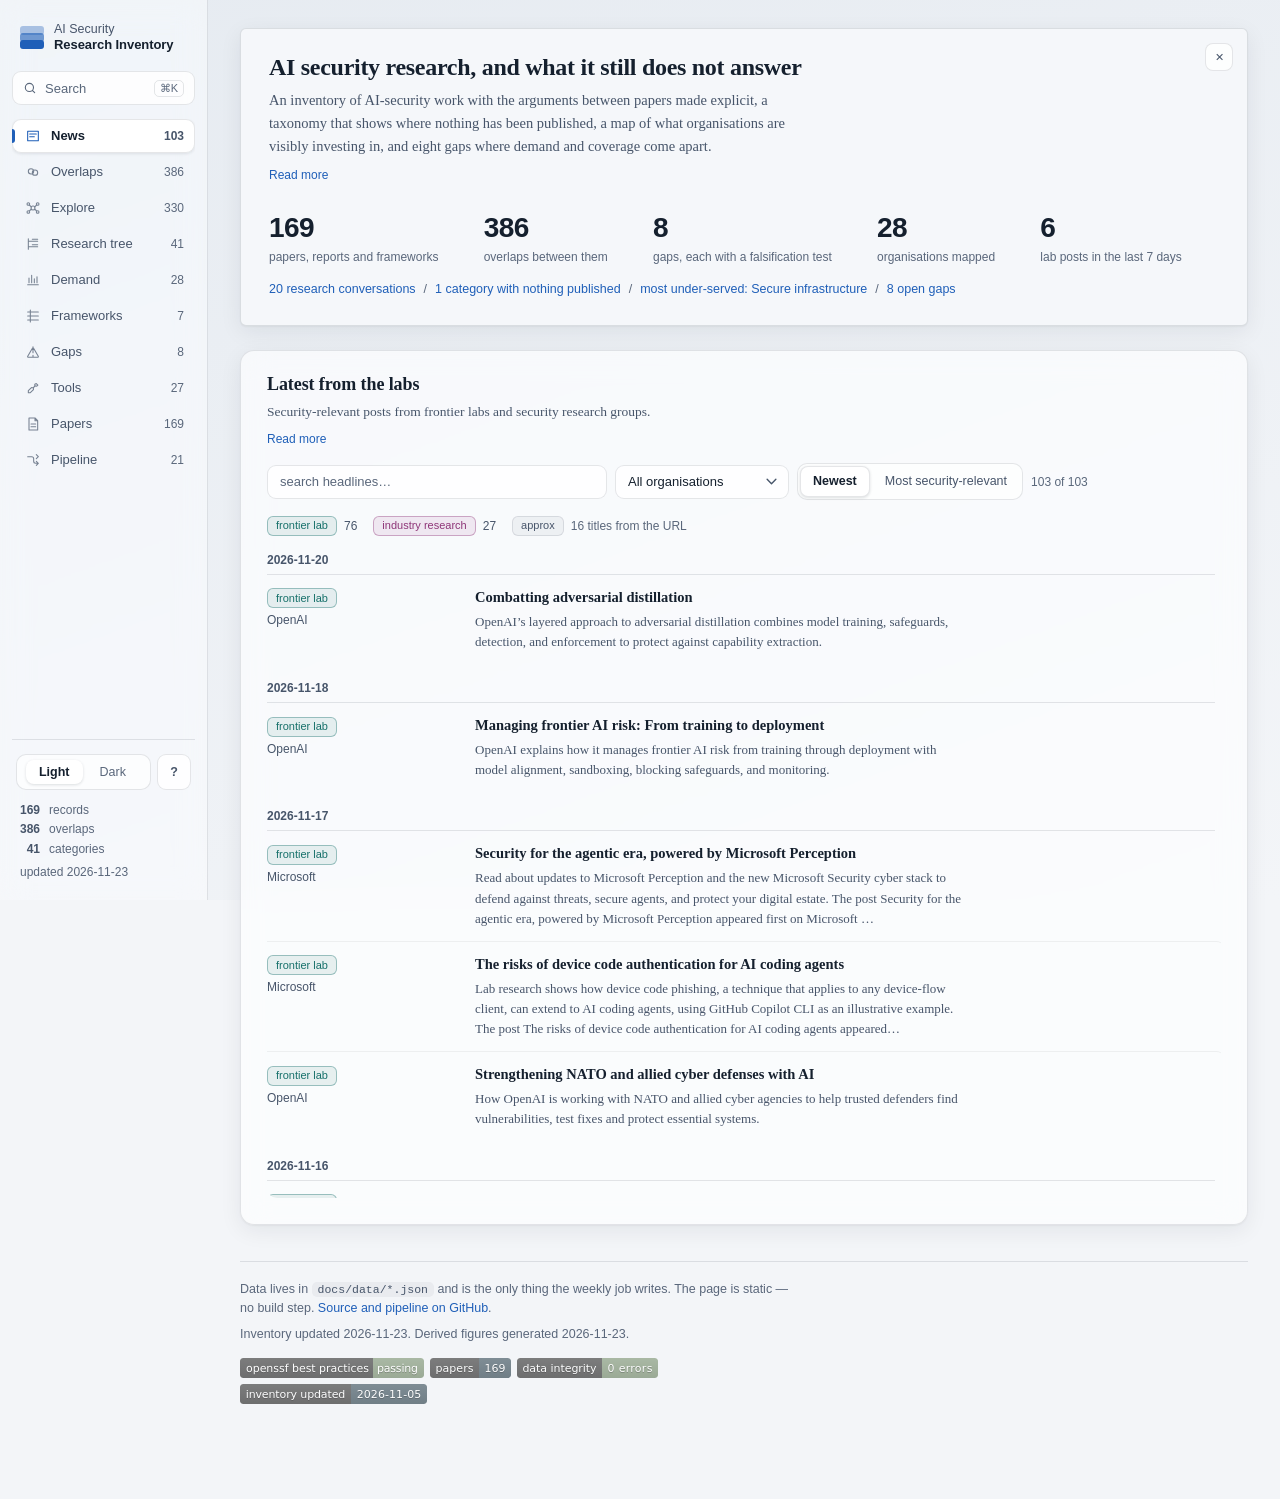
<file: docs/index.html>
<!doctype html>
<html lang="en">
<head>
<meta charset="utf-8">
<meta name="viewport" content="width=device-width, initial-scale=1">
<!-- GitHub Pages cannot set response headers, so the policy is declared here.
     The page loads no third-party anything: no CDN, no fonts, no analytics, no
     frames except arXiv PDFs, which the in-page reader embeds on demand.
     default-src 'none' and widen only where this page actually needs it, which
     makes any future external dependency a deliberate edit. The reader sets the
     iframe src only when someone opens a paper, so no request reaches arXiv
     unless a reader asked for one.

     style-src deliberately omits 'unsafe-inline'. Data-driven colour is applied
     through the CSSOM instead (see applySty in app.js) - verified in a browser
     rather than assumed, because a strict CSP that silently breaks the page is
     worse than an honest one.

     frame-ancestors is absent on purpose: it is ignored in a meta element and
     only works as a response header, which GitHub Pages does not let us set.
     Clickjacking protection therefore is not available here; the page is
     read-only and has no actions to hijack. -->
<meta http-equiv="Content-Security-Policy" content="default-src 'none'; script-src 'self'; style-src 'self'; img-src 'self' data:; connect-src 'self'; font-src 'self'; frame-src https://arxiv.org; base-uri 'none'; form-action 'none'; object-src 'none'">
<meta name="referrer" content="strict-origin-when-cross-origin">
<title>AI Security Research Inventory</title>
<meta name="description" content="Overlaps, taxonomy and company-demand map across AI security research, refreshed weekly by an agent.">
<meta name="theme-color" content="#E6EBF1" media="(prefers-color-scheme: light)">
<meta name="theme-color" content="#0E141D" media="(prefers-color-scheme: dark)">
<meta property="og:type" content="website">
<meta property="og:title" content="AI Security Research Inventory">
<meta property="og:description" content="Where AI-security research overlaps, how it is shaped, and what companies are asking for that nobody has answered. Refreshed weekly by an agent.">
<meta property="og:url" content="https://okhomiak.github.io/ai-security-reserch-inventory/">
<meta name="twitter:card" content="summary">
<link rel="icon" href="data:image/svg+xml,<svg xmlns='http://www.w3.org/2000/svg' viewBox='0 0 100 100'><text y='.9em' font-size='90'>🛡️</text></svg>">
<link rel="stylesheet" href="styles.css">
<link rel="stylesheet" href="strata.css">
<link rel="stylesheet" href="strata-demand.css">
<link rel="stylesheet" href="strata-papers.css">
</head>
<body>

<div class="app">
<nav class="side" id="side" aria-label="Views">
  <div class="side-top">
    <span class="mark" aria-hidden="true"><i></i><i></i><i></i></span>
    <span class="side-title">AI Security<b>Research Inventory</b></span>
  </div>
  <button class="cmd-open" id="cmd-btn"><svg viewBox="0 0 24 24" aria-hidden="true"><path d="M11 4a7 7 0 1 0 0 14 7 7 0 0 0 0-14zM20 20l-4-4"/></svg>Search<kbd>⌘K</kbd></button>
  <div class="side-nav" id="tabs" role="tablist">
      <button class="nav" role="tab" data-view="news" aria-selected="true">
        <svg viewBox="0 0 24 24" aria-hidden="true"><path d="M4 5h16v14H4zM7 9h10M7 13h7"/></svg>
        <span class="nav-l">News</span><span class="nav-n" data-count="news"></span>
      </button>
      <button class="nav" role="tab" data-view="overlaps" aria-selected="false">
        <svg viewBox="0 0 24 24" aria-hidden="true"><path d="M9 7a4 4 0 1 0 0 8 4 4 0 0 0 0-8zM15 9a4 4 0 1 0 0 8 4 4 0 0 0 0-8z"/></svg>
        <span class="nav-l">Overlaps</span><span class="nav-n" data-count="overlaps"></span>
      </button>
      <button class="nav" role="tab" data-view="explore" aria-selected="false">
        <svg viewBox="0 0 24 24" aria-hidden="true"><path d="M12 9a3 3 0 1 0 0 6 3 3 0 0 0 0-6zM5 4a2 2 0 1 0 0 4 2 2 0 0 0 0-4zM19 4a2 2 0 1 0 0 4 2 2 0 0 0 0-4zM5 16a2 2 0 1 0 0 4 2 2 0 0 0 0-4zM19 16a2 2 0 1 0 0 4 2 2 0 0 0 0-4zM6.5 7.5l3.2 3.2M17.5 7.5l-3.2 3.2M6.5 16.5l3.2-3.2M17.5 16.5l-3.2-3.2"/></svg>
        <span class="nav-l">Explore</span><span class="nav-n" data-count="explore"></span>
      </button>
      <button class="nav" role="tab" data-view="tree" aria-selected="false">
        <svg viewBox="0 0 24 24" aria-hidden="true"><path d="M5 4v16M5 8h6M5 16h6M11 5h8M11 8h8M11 13h8M11 16h8"/></svg>
        <span class="nav-l">Research tree</span><span class="nav-n" data-count="tree"></span>
      </button>
      <button class="nav" role="tab" data-view="demand" aria-selected="false">
        <svg viewBox="0 0 24 24" aria-hidden="true"><path d="M4 19h16M6 16V9M10 16V5M14 16v-6M18 16v-9"/></svg>
        <span class="nav-l">Demand</span><span class="nav-n" data-count="demand"></span>
      </button>
      <button class="nav" role="tab" data-view="frameworks" aria-selected="false">
        <svg viewBox="0 0 24 24" aria-hidden="true"><path d="M4 6h16M4 12h16M4 18h16M8 3v18"/></svg>
        <span class="nav-l">Frameworks</span><span class="nav-n" data-count="frameworks"></span>
      </button>
      <button class="nav" role="tab" data-view="gaps" aria-selected="false">
        <svg viewBox="0 0 24 24" aria-hidden="true"><path d="M12 4v9M12 17v2M5 20h14a1 1 0 0 0 .9-1.5l-7-12a1 1 0 0 0-1.8 0l-7 12A1 1 0 0 0 5 20z"/></svg>
        <span class="nav-l">Gaps</span><span class="nav-n" data-count="gaps"></span>
      </button>
      <button class="nav" role="tab" data-view="tools" aria-selected="false">
        <svg viewBox="0 0 24 24" aria-hidden="true"><path d="M14.7 6.3a4 4 0 0 1-5 5L5 16v3h3l4.7-4.7a4 4 0 0 1 5-5l1.6-1.6-2.4-2.4z"/></svg>
        <span class="nav-l">Tools</span><span class="nav-n" data-count="tools"></span>
      </button>
      <button class="nav" role="tab" data-view="papers" aria-selected="false">
        <svg viewBox="0 0 24 24" aria-hidden="true"><path d="M6 3h9l4 4v14H6zM15 3v4h4M9 12h7M9 16h7"/></svg>
        <span class="nav-l">Papers</span><span class="nav-n" data-count="papers"></span>
      </button>
      <button class="nav" role="tab" data-view="pipeline" aria-selected="false">
        <svg viewBox="0 0 24 24" aria-hidden="true"><path d="M4 7h6a3 3 0 0 1 3 3v4a3 3 0 0 0 3 3h4M17 4l3 3-3 3M17 14l3 3-3 3"/></svg>
        <span class="nav-l">Pipeline</span><span class="nav-n" data-count="pipeline"></span>
      </button>
  </div>
  <div class="side-foot">
    <div class="side-btns">
      <button class="icon-btn theme-seg" id="theme-btn" title="Light / dark (t)" aria-label="Switch between light and dark theme"><span class="ts ts-l">Light</span><span class="ts ts-d">Dark</span><span class="ts ts-i" aria-hidden="true">◐</span></button>
      <button class="icon-btn keys-btn" id="keys-btn" title="Keyboard shortcuts (?)" aria-label="Keyboard shortcuts">?</button>
    </div>
    <div class="side-meta" id="head-sub">loading…</div>
    <div class="side-new"><span id="new-pill"></span></div>
  </div>
</nav>
<main class="main">

  <div class="wrap">

  <!-- ============================================================ OVERLAPS -->
  <section class="view" id="view-overlaps" role="tabpanel">
    <div class="stats" id="ov-stats"></div>

    <div class="card">
      <h2>How the work overlaps</h2>
      <p class="note">Every paper in the inventory, joined where two pieces of work share a real object of
        study — the same attack class, defence mechanism or benchmark, or a direct build-on.
        <b>Tree</b> is the readable view: each branch is a research conversation, and the bar beside a paper is
        how tightly it is bound into that conversation — so the papers everything else argues with sort to the
        top. <b>Graph</b> shows the raw topology instead: denser, but it exposes the bridges between clusters.
        Dot colour is contribution type. Hover for detail, click to open the paper.</p>
      <div class="toolbar">
        <div class="seg" id="ov-mode">
          <button data-m="tree" aria-pressed="true">Tree</button>
          <button data-m="graph" aria-pressed="false">Graph</button>
        </div>
        <div class="legend flush" id="ov-legend"></div>
      </div>
      <div class="scroll-x" id="ov-tree-wrap"><svg id="overlap-tree" role="img" aria-label="Overlapping papers grouped into clusters"></svg></div>
      <div class="scroll-x" id="ov-graph-wrap" hidden><svg id="graph" role="img" aria-label="Force-directed graph of overlapping papers"></svg></div>
    </div>

    <div class="card">
      <h2>Clusters</h2>
      <p class="note">Connected components of the strong-overlap graph. These are the live research
        conversations: each cluster is a set of papers arguing with each other.</p>
      <div class="cluster-grid" id="ov-clusters"></div>
    </div>

    <div class="card">
      <h2>Where the branches meet</h2>
      <p class="note tight">Co-occurrence: how often two parts of the tree are tagged on the same paper.
        The diagonal is how many papers sit in that branch at all.</p>
      <div class="toolbar">
        <div class="seg" id="mx-level">
          <button data-level="branch" aria-pressed="true">Branches</button>
          <button data-level="leaf" aria-pressed="false">Leaf detail</button>
        </div>
        <span class="legend flush" id="mx-legend"></span>
      </div>
      <div class="scroll-x scroll-y" id="ov-matrix"></div>
    </div>

    <div class="card">
      <h2>Overlapping pairs</h2>
      <p class="note tight">Ranked by overlap strength. A pair marked <span class="badge">stated</span> was
        asserted by the curator or the classifying agent; the rest are computed from shared categories and methods.</p>
      <div class="toolbar">
        <input type="search" id="pair-q" placeholder="filter pairs by title or category…">
        <label class="sub"><input type="checkbox" id="pair-declared"> stated only</label>
      </div>
      <ul class="pairs" id="ov-pairs"></ul>
    </div>
  </section>

  <!-- ============================================================= EXPLORE -->
  <section class="view" id="view-explore" role="tabpanel">
    <div class="card">
      <h2>The field at a glance</h2>
      <p class="note">Every category in the taxonomy laid out by branch, the way an ATT&amp;CK Navigator lays
        techniques out by tactic — and like a Navigator, the colour is a layer you choose. Switch the layer
        and the same grid answers a different question: where the research is, where the demand is, where
        demand outruns coverage, which cells a gap names, and what arrived in the last import. The point is
        to see the whole field at once with one number on it, which a relationship graph cannot do.
        <b>Connections</b> switches to the pivot view for walking one entity's neighbourhood.</p>
      <div class="toolbar">
        <div class="seg" id="x-mode">
          <button data-m="matrix" aria-pressed="true">Matrix</button>
          <button data-m="graph" aria-pressed="false">Connections</button>
        </div>
        <div class="seg" id="x-layer">
          <button data-l="coverage" aria-pressed="true">Coverage</button>
          <button data-l="demand" aria-pressed="false">Demand</button>
          <button data-l="pressure" aria-pressed="false">Pressure</button>
          <button data-l="gaps" aria-pressed="false">Gaps</button>
          <button data-l="frameworks" aria-pressed="false">Frameworks</button>
          <button data-l="new" aria-pressed="false">New</button>
        </div>
        <span class="spacer"></span>
        <span class="sub" id="x-count"></span>
      </div>
      <div class="legend" id="x-legend"></div>
      <div id="x-matrix-wrap"><div class="navmx" id="x-matrix"></div></div>
      <div id="x-graph-wrap" hidden>
        <input type="search" id="x-q" placeholder="focus on a paper, category, organisation, gap…" autocomplete="off">
        <div class="xq-results" id="x-results"></div>
        <nav class="trail" id="x-trail"></nav>
        <div class="scroll-x"><svg id="xgraph" role="img" aria-label="Relationship graph"></svg></div>
      </div>
    </div>
  </section>

  <!-- ================================================================ TREE -->
  <section class="view" id="view-tree" role="tabpanel">
    <div class="card">
      <h2>Research tree</h2>
      <p class="note">The taxonomy every paper is filed against, nine branches deep-one. Fill shows how many
        papers sit at or under a node; a hollow dashed leaf has none at all, which is a coverage hole you can
        see directly in the shape of the tree. Click any node to list its papers.</p>
      <div class="toolbar">
        <div class="seg" id="tree-filter">
          <button data-f="all" aria-pressed="true">All nodes</button>
          <button data-f="covered" aria-pressed="false">With papers</button>
          <button data-f="empty" aria-pressed="false">Empty leaves</button>
        </div>
        <span class="legend flush" id="tree-legend"></span>
      </div>
      <div class="scroll-x"><svg id="tree" role="img" aria-label="Research taxonomy tree with paper counts"></svg></div>
    </div>
    <div class="card" id="tree-panel-card">
      <h2 id="tree-panel-h">Select a node</h2>
      <div id="tree-panel"><p class="empty">Click a node in the tree to see what it holds.</p></div>
    </div>
  </section>

  <!-- ============================================================== DEMAND -->
  <section class="view" id="view-demand" role="tabpanel">
    <div class="sd-head">
      <div class="sd-head-t">
        <h2 class="sd-title">Where demand outruns the research</h2>
        <p class="sd-lede">Organisations are scored 0&ndash;5 on what they ask for. The bars under the glass are the
          papers this inventory holds for each need: a bright column over bare field is a hole.</p>
        <p class="sd-basis" id="demand-basis"></p>
      </div>
      <div class="sd-seg" id="hm-sort" role="group" aria-label="Order the organisations">
        <button type="button" data-s="demand" aria-pressed="true">Sort by demand</button>
        <button type="button" data-s="type" aria-pressed="false">Group by type</button>
        <button type="button" data-s="name" aria-pressed="false">A&ndash;Z</button>
      </div>
    </div>
    <div class="sd-fieldwrap">
      <div class="sd-field" id="sd-field">
        <div class="sd-cover" id="sd-cover" aria-hidden="true"></div>
        <div class="sd-slab">
          <div class="sd-legend" id="hm-legend"></div>
          <div class="sd-tablewrap" id="heatmap"></div>
        </div>
        <div class="sd-strip" id="sd-strip" role="group" aria-label="Papers held per need and coverage status"></div>
      </div>
    </div>
    <section class="sd-block" id="pressure-block" aria-labelledby="sd-pressure-h">
      <h3 class="sd-h" id="sd-pressure-h">Demand against coverage</h3>
      <p class="sd-note">The same twelve needs, with mean demand beside how many papers the inventory
        holds for each. Demand per paper is the last column: the highest values are where the market is
        asking a question the literature has not answered.</p>
      <div class="sd-scroll" id="pressure"></div>
    </section>
    <section class="sd-block" id="methodology" aria-labelledby="sd-meth-h">
      <h3 class="sd-h" id="sd-meth-h">How to read this, and how it could be wrong</h3>
      <p class="sd-note">A heat map invites more confidence than editorial estimates deserve. This panel
        states what a score rests on, the biases pushing it around, and the test that would show the whole
        map is decorative.</p>
      <div id="meth-body"></div>
    </section>
  </section>

  <!-- ========================================================== FRAMEWORKS -->
  <section class="view" id="view-frameworks" role="tabpanel">
    <div class="card">
      <h2>Security frameworks, against the research</h2>
      <p class="note">Seven frameworks with their real internal structure — OWASP's ten risks, ATLAS's
        fourteen tactics, NIST's twelve — each element mapped onto the research taxonomy and filled by how
        many papers sit behind it. A hollow element is a risk the framework names and the literature has not
        answered. That is the whole reason to draw these as trees rather than list them: the shape tells you
        where a compliance obligation has no research to draw on.</p>
      <div class="toolbar">
        <div class="seg" id="fw-filter">
          <button data-f="all" aria-pressed="true">All elements</button>
          <button data-f="thin" aria-pressed="false">Thin or empty only</button>
        </div>
        <span class="legend flush" id="fw-legend"></span>
      </div>
      <div class="stats" id="fw-stats"></div>
      <div id="fw-list"></div>
    </div>
  </section>

  <!-- ================================================================ GAPS -->
  <section class="view" id="view-gaps" role="tabpanel">
    <div class="card">
      <h2>Gaps</h2>
      <p class="note">Each gap is a chain of claims, numbered in the order the argument runs. The wording of
        a step is fixed; a step carrying figures has them recomputed on every pipeline run, so the reasoning
        stays put while the numbers stay current. Evidence chips link to the paper or the company row behind
        a claim.</p>
      <h3 class="card-h3">Gap tree</h3>
      <p class="note tight">Every gap, the taxonomy branches it sits across, and the papers underneath.
        Node colour is severity, fill is how much research exists there. A gap whose branches are nearly
        empty is a gap in the literature; one sitting over well-populated branches is a gap in
        <em>synthesis</em> — the work exists and does not add up. The two need different responses.</p>
      <div class="legend" id="gap-tree-legend"></div>
      <div class="scroll-x"><svg id="gap-tree" role="img" aria-label="Gaps by severity across taxonomy branches"></svg></div>
    </div>
    <div id="gap-list"></div>
    <div class="card">
      <h2>Computed gaps</h2>
      <p class="note tight">Not authored — these fall out of the demand-versus-coverage arithmetic each run.
        They are the candidates for a written chain above.</p>
      <div id="gap-derived"></div>
    </div>
  </section>

  <!-- ================================================================ NEWS -->
  <section class="view active" id="view-news" role="tabpanel">
    <div class="card hero">
      <h2>AI security research, and what it still does not answer</h2>
      <p class="note">An inventory of AI-security work with the arguments between papers made explicit,
        a taxonomy that shows where nothing has been published, a map of what organisations are visibly
        investing in, and eight gaps where demand and coverage come apart. Refreshed weekly by an agent
        that reads new work and files it. <b>This page is the week's signal;</b> the rest is the standing
        picture.</p>
      <div class="stats" id="hero-stats"></div>
      <p class="signposts" id="hero-links"></p>
      <button class="hero-x" id="hero-x" title="Hide this intro">✕</button>
    </div>
    <div class="card">
      <h2>Latest from the labs</h2>
      <p class="note" id="news-note"></p>
      <div class="toolbar">
        <input type="search" id="n-q" placeholder="search headlines…">
        <select id="n-org"><option value="">All organisations</option></select>
        <div class="seg" id="n-sort">
          <button data-s="date" aria-pressed="true">Newest</button>
          <button data-s="relevance" aria-pressed="false">Most security-relevant</button>
        </div>
        <span class="sub" id="n-count"></span>
      </div>
      <div class="legend" id="news-legend"></div>
      <div class="scroll-y" id="news-list"></div>
    </div>
  </section>

  <!-- =============================================================== TOOLS -->
  <section class="view" id="view-tools" role="tabpanel">
    <div class="card">
      <h2>Tools you can actually run</h2>
      <p class="note" id="tools-note"></p>
      <div class="toolbar">
        <input type="search" id="t-q" placeholder="search tools, what they do, when to use them…">
        <select id="t-role"><option value="">Every role</option></select>
        <select id="t-cat"><option value="">Every category</option></select>
        <span class="spacer"></span>
        <span class="sub" id="t-count"></span>
      </div>
      <div id="tool-list"></div>
    </div>
  </section>

  <!-- ============================================================== PAPERS -->
  <section class="view" id="view-papers" role="tabpanel">
    <div class="card sp-slab">
      <div class="sp-head">
        <h2>The inventory</h2>
        <span class="sp-count" id="p-count" aria-live="polite"></span>
      </div>
      <p class="sp-note" id="papers-note"></p>
      <div class="toolbar sp-tools">
        <input type="search" id="p-q" placeholder="Search title, author, org, method" aria-label="Search the inventory">
        <select id="p-branch" aria-label="Branch"><option value="">All branches</option></select>
        <select id="p-tier" aria-label="Provenance tier"><option value="">All provenance tiers</option></select>
        <select id="p-contrib" aria-label="Contribution type"><option value="">All contribution types</option></select>
        <select id="p-group" title="Group rows" aria-label="Group rows">
          <option value="">No grouping</option>
          <option value="branch">Group by branch</option>
          <option value="tier">Group by provenance</option>
          <option value="contribution_type">Group by contribution</option>
          <option value="year">Group by year</option>
        </select>
        <select id="p-sort" class="sp-sortsel" aria-label="Sort rows">
          <option value="date:-1">Newest first</option>
          <option value="date:1">Oldest first</option>
          <option value="title:1">Title A to Z</option>
          <option value="title:-1">Title Z to A</option>
          <option value="org:1">Organisation A to Z</option>
          <option value="org:-1">Organisation Z to A</option>
          <option value="venue:1">Venue A to Z</option>
          <option value="venue:-1">Venue Z to A</option>
          <option value="cat:1">Taxonomy A to Z</option>
          <option value="cat:-1">Taxonomy Z to A</option>
          <option value="contribution_type:1">Kind A to Z</option>
          <option value="contribution_type:-1">Kind Z to A</option>
          <option value="custom" hidden>Custom order</option>
        </select>
      </div>
      <div class="chips sp-chips" id="p-chips"></div>
      <div class="sp-key" id="sp-key" role="group" aria-label="Contribution kind, click to filter"></div>
      <div class="sp-scroll" tabindex="-1">
        <table class="sp-table" id="sp-table">
          <colgroup><col class="sp-w-date"><col class="sp-w-paper"><col class="sp-w-org"><col class="sp-w-venue"><col class="sp-w-tags"><col class="sp-w-kind"></colgroup>
          <thead><tr>
            <th scope="col" data-sort="date">Date</th>
            <th scope="col" data-sort="title">Paper</th>
            <th scope="col" data-sort="org">Organisations</th>
            <th scope="col" data-sort="venue">Venue</th>
            <th scope="col" data-sort="cat">Where it sits</th>
            <th scope="col" data-sort="contribution_type">Kind</th>
          </tr></thead>
          <tbody></tbody>
        </table>
      </div>
    </div>
  </section>

  <!-- ============================================================ PIPELINE -->
  <section class="view" id="view-pipeline" role="tabpanel">
    <div class="card">
      <h2>The weekly agent</h2>
      <p class="note" id="pl-intro"></p>
      <p class="note tight" id="pl-last"></p>
      <div class="stats" id="pl-stats"></div>
    </div>
    <div class="card">
      <h2>Run history</h2>
      <div class="scroll-x" id="pl-runs"></div>
    </div>
    <div class="card">
      <h2>Gap reassessment</h2>
      <p class="note tight">After every ingest the agent re-reads the gaps against whatever was just
        catalogued and says whether anything moved. It writes an advisory beside the authored argument —
        it never edits a claim, never changes a status, and never deletes a gap. A human decides.</p>
      <div id="pl-gaps"></div>
    </div>
    <div class="card">
      <h2>Review queue</h2>
      <p class="note tight">Classified but held back — relevant work whose provenance the agent could not
        place above the inclusion bar, or where it was not confident enough. Promote an entry by moving it
        into <code>docs/data/papers.json</code>.</p>
      <div id="pl-queue"></div>
    </div>
  </section>

  <footer>
    <p>Data lives in <code>docs/data/*.json</code> and is the only thing the weekly job writes.
      The page is static — no build step. <a href="https://github.com/okhomiak/ai-security-reserch-inventory">Source and pipeline on GitHub</a>.</p>
    <p id="foot-updated"></p>
    <!-- The badge is vendored, not hot-linked. img-src is 'self' data:, so an
         external image would be blocked outright - and loosening the CSP to
         allow one would hand every visitor's IP to a third party for the sake
         of a 1 KB graphic. Re-download it from the project page if the badge
         status ever changes. -->
    <p class="badges">
      <a href="https://www.bestpractices.dev/projects/16360" rel="noopener noreferrer" target="_blank">
        <img src="assets/ossf-badge.svg" width="184" height="20"
             alt="OpenSSF Best Practices: passing"></a>
      <img src="assets/badge-papers.svg" height="20" alt="">
      <img src="assets/badge-integrity.svg" height="20" alt="">
      <img src="assets/badge-updated.svg" height="20" alt="">
    </p>
  </footer>
  </div>
</main>
</div>

<p class="sd-sr" id="sd-live" role="status" aria-live="polite"></p>
<aside id="need-sheet" class="sd-sheet" role="complementary" aria-label="Selected need" aria-hidden="true" tabindex="-1">
  <div class="sd-sh-in" id="need-sheet-body"></div>
</aside>
<div id="tip" role="tooltip"></div>
<div id="card" role="tooltip"></div>
<aside id="reader" aria-hidden="true">
  <div class="rd-panel" role="dialog" aria-modal="true" aria-labelledby="rd-title">
    <header class="rd-head">
      <div class="rd-head-main">
        <div class="rd-kicker" id="rd-kicker"></div>
        <h2 id="rd-title"></h2>
        <div class="rd-meta" id="rd-meta"></div>
      </div>
      <button class="icon-btn" id="rd-close" title="Close (Esc)">✕</button>
    </header>
    <nav class="rd-tabs" id="rd-tabs">
      <button data-p="summary" aria-pressed="true">What we hold</button>
      <button data-p="pdf" aria-pressed="false">Full paper</button>
    </nav>
    <div class="rd-body">
      <div class="rd-pane" id="rd-summary"></div>
      <div class="rd-pane" id="rd-pdf" hidden></div>
    </div>
  </div>
</aside>
<div id="cmdk" aria-hidden="true">
  <div class="cmd-panel" role="dialog" aria-modal="true" aria-label="Search">
    <input type="search" id="cmd-q" placeholder="Search papers, categories, frameworks, organisations…" autocomplete="off" spellcheck="false">
    <div class="cmd-results" id="cmd-res"></div>
    <div class="cmd-foot"><kbd>↑</kbd><kbd>↓</kbd> move · <kbd>↵</kbd> open · <kbd>esc</kbd> close</div>
  </div>
</div>
<div id="keys" role="dialog" aria-modal="true" aria-label="Keyboard shortcuts">
  <div class="panel">
    <h3>Keyboard</h3>
    <dl>
      <dt><kbd>1</kbd>–<kbd>9</kbd>, <kbd>0</kbd></dt><dd>jump to a view</dd>
      <dt><kbd>/</kbd></dt><dd>focus this view's search</dd>
      <dt><kbd>t</kbd></dt><dd>light / dark</dd>
      <dt><kbd>g</kbd></dt><dd>graph / tree on Overlaps</dd>
      <dt><kbd>?</kbd></dt><dd>this panel</dd>
      <dt><kbd>Esc</kbd></dt><dd>close</dd>
    </dl>
  </div>
</div>
<script src="app.js"></script>
</body>
</html>
</file>
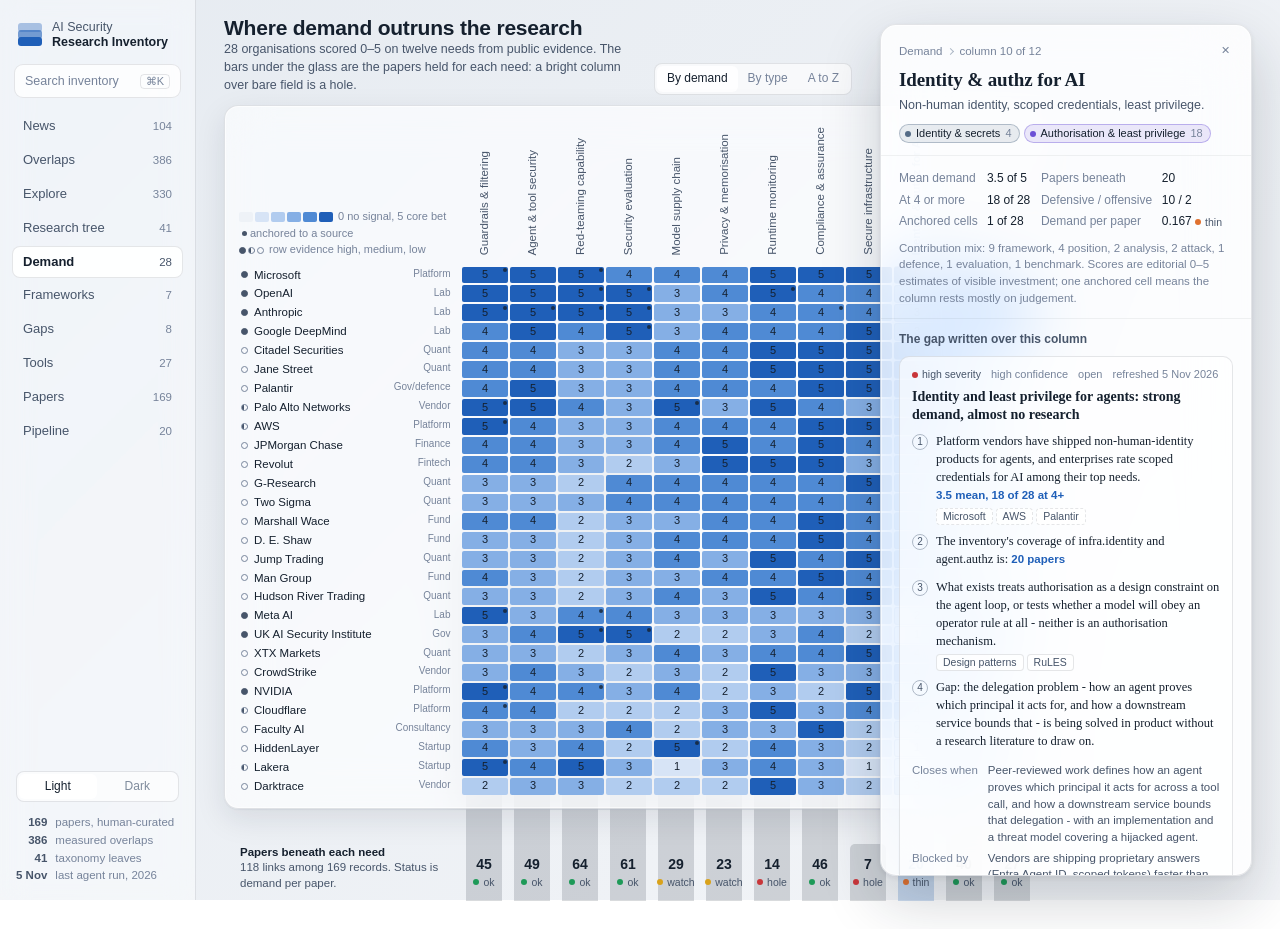
<file: design/strata/index.html>
<!doctype html>
<html lang="en" data-theme="light">
<head>
<meta charset="utf-8">
<meta name="viewport" content="width=device-width, initial-scale=1">
<title>AI Security Research Inventory</title>
<style>
:root{
  color-scheme:light;
  --field-a:#E6EBF1; --field-b:#F3F5F8;
  --ink:#15202E; --ink-2:#47556A; --ink-3:#76839A; --ink-4:#AEB8C6;
  --hair:rgba(21,32,46,.11); --hair-2:rgba(21,32,46,.06);
  --glass-1:rgba(255,255,255,.44); --glass-2:rgba(255,255,255,.64); --glass-3:rgba(255,255,255,.80); --glass-4:rgba(255,255,255,.92);
  --edge:rgba(255,255,255,.60);
  --blur-1:blur(14px) saturate(140%); --blur-2:blur(22px) saturate(150%); --blur-3:blur(30px) saturate(160%);
  --sh-2:0 10px 30px rgba(21,32,46,.10),0 1px 2px rgba(21,32,46,.06);
  --sh-3:0 24px 60px rgba(21,32,46,.20),0 2px 6px rgba(21,32,46,.08);
  --sh-4:0 8px 24px rgba(21,32,46,.18);
  --accent:#1F5FB8; --focus:#1F5FB8; --sel:rgba(31,95,184,.55);
  --q0:#EEF2F7; --q1:#D7E4F6; --q2:#B1CCEF; --q3:#85AFE5; --q4:#4F8AD4; --q5:#1F5FB8;
  --on-q4:#fff; --on-q5:#fff;
  --cov:rgba(21,32,46,.16); --cov-sel:rgba(31,95,184,.22);
  --good:#1E9A58; --warning:#D9A21B; --serious:#E0712F; --critical:#C8363A;
  --b-attack:#9E3F85; --b-supply:#8C5A24; --b-agent:#6B4FD6; --b-defense:#1C8577; --b-eval:#6E7F1F;
  --b-interp:#C2507A; --b-cyber:#1C86A8; --b-infra:#556C86; --b-gov:#7B6A58;
  --sans:"Avenir Next","Segoe UI","Helvetica Neue",Helvetica,Arial,sans-serif;
  --serif:Charter,"Iowan Old Style",Georgia,"Times New Roman",serif;
  --r:14px;
}
[data-theme="dark"]{
  color-scheme:dark;
  --field-a:#0E141D; --field-b:#161E2B;
  --ink:#E9EEF5; --ink-2:#B4BECC; --ink-3:#7F8B9C; --ink-4:#4E5967;
  --hair:rgba(255,255,255,.11); --hair-2:rgba(255,255,255,.06);
  --glass-1:rgba(18,26,38,.46); --glass-2:rgba(22,30,43,.68); --glass-3:rgba(27,36,50,.84); --glass-4:rgba(33,42,57,.94);
  --edge:rgba(255,255,255,.07);
  --sh-2:0 10px 30px rgba(0,0,0,.38),0 1px 2px rgba(0,0,0,.4);
  --sh-3:0 24px 60px rgba(0,0,0,.6),0 2px 6px rgba(0,0,0,.4);
  --sh-4:0 8px 24px rgba(0,0,0,.5);
  --accent:#86B6F2; --focus:#9CC4F5; --sel:rgba(134,182,242,.6);
  --q0:#1A2433; --q1:#1D3658; --q2:#234D86; --q3:#2E68B2; --q4:#4A89DA; --q5:#86B6F2;
  --on-q4:#fff; --on-q5:#0E141D;
  --cov:rgba(233,238,245,.13); --cov-sel:rgba(134,182,242,.22);
  --good:#3FBF78; --warning:#E5B33A; --serious:#EF8A4C; --critical:#E25A5A;
  --b-attack:#D27BBF; --b-supply:#D29A5A; --b-agent:#A897F0; --b-defense:#5BC4B4; --b-eval:#B5C455;
  --b-interp:#EE8FB0; --b-cyber:#62C3E0; --b-infra:#9AB0C6; --b-gov:#B8A48F;
}
*{box-sizing:border-box}
html,body{margin:0;height:100%}
body{font:13px/1.45 var(--sans);color:var(--ink);background:linear-gradient(135deg,var(--field-a),var(--field-b)) fixed;-webkit-font-smoothing:antialiased;min-width:1000px}
button{font:inherit;color:inherit;background:none;border:0;padding:0;cursor:pointer;text-align:left}
:focus-visible{outline:2px solid var(--focus);outline-offset:2px;border-radius:4px}
h1,h2,h3,h4,p{margin:0}
table{border-collapse:collapse}

/* ---------- materials: one rule per depth level */
.l1{background:var(--glass-1);-webkit-backdrop-filter:var(--blur-1);backdrop-filter:var(--blur-1)}
.slab{position:relative;background:var(--glass-2);-webkit-backdrop-filter:var(--blur-2);backdrop-filter:var(--blur-2);border:1px solid var(--hair);box-shadow:inset 0 0 0 1px var(--edge),var(--sh-2);border-radius:var(--r)}
.sheet{position:fixed;top:24px;bottom:24px;right:28px;width:372px;z-index:6;overflow:auto;background:var(--glass-3);-webkit-backdrop-filter:var(--blur-3);backdrop-filter:var(--blur-3);border:1px solid var(--hair);box-shadow:inset 0 0 0 1px var(--edge),var(--sh-3);border-radius:16px;scrollbar-width:thin}
.pop{position:fixed;z-index:9;max-width:260px;padding:9px 11px;background:var(--glass-4);-webkit-backdrop-filter:var(--blur-3);backdrop-filter:var(--blur-3);border:1px solid var(--hair);box-shadow:inset 0 0 0 1px var(--edge),var(--sh-4);border-radius:10px;font-size:12px;line-height:1.4;pointer-events:none}
.pop[hidden]{display:none}
.pop b{display:block;font-weight:600}
.pop .w{color:var(--ink-2)}
.pop .q{margin-top:4px;font-family:var(--serif);font-size:12.5px}
.pop .j{margin-top:4px;color:var(--ink-3)}

/* ---------- rail */
.rail{position:fixed;inset:0 auto 0 0;width:196px;z-index:4;display:flex;flex-direction:column;padding:18px 12px 16px;border-right:1px solid var(--hair)}
.brand{display:flex;gap:10px;align-items:center;padding:2px 6px 14px}
.mark{position:relative;width:24px;height:24px;flex:none}
.mark i{position:absolute;left:0;right:0;height:9px;border-radius:3px;background:var(--accent)}
.mark i:nth-child(1){top:0;opacity:.35}.mark i:nth-child(2){top:7px;opacity:.6}.mark i:nth-child(3){top:14px}
.brand span{font-size:12.5px;line-height:1.2;color:var(--ink-2)}
.brand span b{display:block;color:var(--ink);font-weight:600}
.search{display:flex;align-items:center;gap:8px;margin:0 2px 12px;padding:7px 10px;border-radius:9px;background:var(--glass-3);border:1px solid var(--hair);color:var(--ink-3);font-size:12.5px}
.search kbd{margin-left:auto;font:11px var(--sans);color:var(--ink-3);border:1px solid var(--hair);border-radius:4px;padding:0 5px}
.nav{display:flex;flex-direction:column;gap:1px}
.nv{display:flex;align-items:center;padding:6px 10px;border-radius:8px;color:var(--ink-2);border:1px solid transparent}
.nv i{margin-left:auto;font-style:normal;font-size:11.5px;color:var(--ink-3);font-variant-numeric:tabular-nums}
.nv:hover{background:var(--glass-2)}
.nv[aria-selected="true"]{background:var(--glass-4);border-color:var(--hair);color:var(--ink)}
.nv[aria-selected="true"] span{font-weight:600}
.nv[aria-selected="true"] i{color:var(--ink-2)}
.rail-foot{margin-top:auto;padding:0 4px;font-size:11.5px;color:var(--ink-3)}
.theme{display:grid;grid-template-columns:1fr 1fr;gap:2px;padding:2px;border-radius:8px;background:var(--glass-2);border:1px solid var(--hair);margin-bottom:12px}
.theme button{text-align:center;padding:4px 0;border-radius:6px;color:var(--ink-3);font-size:12px}
.theme button[aria-pressed="true"]{background:var(--glass-4);color:var(--ink)}
.stamp{display:grid;grid-template-columns:auto 1fr;gap:1px 8px}
.stamp b{font-weight:600;color:var(--ink-2);text-align:right;font-variant-numeric:tabular-nums}

/* ---------- main */
.main{margin-left:196px;padding:16px 28px 28px 28px;min-height:100vh}
body.has-sheet .main{padding-right:428px}
.vh{display:flex;align-items:flex-end;gap:18px;margin-bottom:10px}
.vh h1{font-size:21px;font-weight:600;letter-spacing:-.01em;line-height:1.15}
.vh p{color:var(--ink-2);max-width:720px;font-size:12.5px}
.vh .seg{margin-left:auto;display:flex;padding:2px;border-radius:8px;background:var(--glass-2);border:1px solid var(--hair);flex:none}
.seg button{padding:4px 10px;border-radius:6px;color:var(--ink-3);font-size:12px;white-space:nowrap}
.seg button[aria-pressed="true"]{background:var(--glass-4);color:var(--ink)}

/* ---------- hero: field bars + slab + strip */
.hero{position:relative;width:824px}
.cover{position:absolute;left:0;right:0;top:0;bottom:0;pointer-events:none}
.bar{position:absolute;bottom:0;width:36px;border-radius:5px 5px 0 0;background:var(--cov)}
.bar.sel{background:var(--cov-sel)}
.bar-0{left:242px}
.bar-1{left:290px}
.bar-2{left:338px}
.bar-3{left:386px}
.bar-4{left:434px}
.bar-5{left:482px}
.bar-6{left:530px}
.bar-7{left:578px}
.bar-8{left:626px}
.bar-9{left:674px}
.bar-10{left:722px}
.bar-11{left:770px}
.bar-0{height:366px}
.bar-1{height:398px}
.bar-2{height:520px}
.bar-3{height:496px}
.bar-4{height:236px}
.bar-5{height:187px}
.bar-6{height:114px}
.bar-7{height:374px}
.bar-8{height:57px}
.bar-9{height:162px}
.bar-10{height:325px}
.bar-11{height:219px}
@media (max-width:1180px){.bar-0{left:200px}}
@media (max-width:1180px){.bar-1{left:244px}}
@media (max-width:1180px){.bar-2{left:288px}}
@media (max-width:1180px){.bar-3{left:332px}}
@media (max-width:1180px){.bar-4{left:376px}}
@media (max-width:1180px){.bar-5{left:420px}}
@media (max-width:1180px){.bar-6{left:464px}}
@media (max-width:1180px){.bar-7{left:508px}}
@media (max-width:1180px){.bar-8{left:552px}}
@media (max-width:1180px){.bar-9{left:596px}}
@media (max-width:1180px){.bar-10{left:640px}}
@media (max-width:1180px){.bar-11{left:684px}}
.hm{width:824px;padding:12px}
.hm table{width:800px;table-layout:fixed}
.hm col.lab{width:224px}
.hm col.c{width:48px}
.hm thead th{height:148px;vertical-align:bottom;padding:0 0 6px;font-weight:500;color:var(--ink-2)}
.hm thead th span.vl{display:block;writing-mode:vertical-rl;transform:rotate(180deg);margin:0 auto;font-size:11.5px;line-height:1;white-space:nowrap;padding:4px 0 0}
.hm thead th.sel span.vl{color:var(--accent);font-weight:600}
.hm thead th.corner{vertical-align:bottom;text-align:left;padding:0 10px 8px 2px}
.hm tbody th{height:17px;text-align:left;font-weight:500;font-size:11.5px;padding:0 10px 0 4px;white-space:nowrap;overflow:hidden;text-overflow:ellipsis;display:flex;align-items:center;gap:6px}
.hm tbody th .co{overflow:hidden;text-overflow:ellipsis}
.hm tbody th .ty{margin-left:auto;font-size:10px;color:var(--ink-3);padding-left:6px}
.conf{width:7px;height:7px;border-radius:50%;border:1px solid var(--ink-3);flex:none}
.c-high{background:var(--ink-2);border-color:var(--ink-2)}
.c-medium{background:linear-gradient(90deg,var(--ink-2) 50%,transparent 50%)}
.hm td{height:17px;text-align:center;font-size:11px;font-variant-numeric:tabular-nums;border:1px solid transparent;background-clip:padding-box;position:relative;color:var(--ink);border-radius:3px}
.q0{background-color:var(--q0);color:var(--ink-3)}.q1{background-color:var(--q1)}.q2{background-color:var(--q2)}.q3{background-color:var(--q3)}
.q4{background-color:var(--q4);color:var(--on-q4)}.q5{background-color:var(--q5);color:var(--on-q5)}
.hm td.anch::after{content:"";position:absolute;top:2px;right:2px;width:4px;height:4px;border-radius:50%;background:currentColor;opacity:.8}
.hm td.sel{box-shadow:inset 0 0 0 1px var(--sel)}
.hm td:hover,.hm td:focus-visible{box-shadow:inset 0 0 0 2px var(--ink);outline:0}
.legend{font-size:11px;color:var(--ink-3);line-height:1.5}
.legend .ramp{display:inline-flex;gap:2px;vertical-align:middle;margin:0 5px 0 0}
.legend .ramp i{width:14px;height:10px;border-radius:2px;display:block}
.legend .dot{display:inline-block;width:5px;height:5px;border-radius:50%;background:var(--ink-2);vertical-align:middle;margin:0 3px}
.legend .conf{display:inline-block;vertical-align:middle;margin-right:2px}
.strip{position:relative;display:grid;grid-template-columns:224px repeat(12,48px);padding:10px 12px 0;height:92px;align-items:end}
.strip .cap{font-size:11.5px;color:var(--ink-2);padding:0 10px 10px 4px;line-height:1.35}
.strip .cap b{display:block;color:var(--ink);font-weight:600}
.sc{text-align:center;padding-bottom:10px}
.sc b{display:block;font-size:14px;font-weight:600;font-variant-numeric:tabular-nums;line-height:1.1}
.sc.sel b{color:var(--accent)}
.st{display:inline-flex;align-items:center;gap:4px;font-size:10.5px;color:var(--ink-2);white-space:nowrap}
.st i{width:6px;height:6px;border-radius:50%;flex:none}
.s-good i{background:var(--good)}.s-warning i{background:var(--warning)}.s-serious i{background:var(--serious)}.s-critical i{background:var(--critical)}

/* ---------- tags, tiers, kinds */
.tag{display:inline-flex;align-items:center;gap:5px;padding:1px 7px 1px 5px;border-radius:999px;font-size:11px;color:var(--ink);border:1px solid color-mix(in srgb,var(--c) 38%,transparent);background:color-mix(in srgb,var(--c) 12%,transparent);white-space:nowrap}
.tag b{width:6px;height:6px;border-radius:50%;background:var(--c)}
.tag i{font-style:normal;color:var(--ink-3)}
.b-attack{--c:var(--b-attack)}.b-supply{--c:var(--b-supply)}.b-agent{--c:var(--b-agent)}.b-defense{--c:var(--b-defense)}.b-eval{--c:var(--b-eval)}.b-interp{--c:var(--b-interp)}.b-cyber{--c:var(--b-cyber)}.b-infra{--c:var(--b-infra)}.b-gov{--c:var(--b-gov)}
.tier{display:inline-flex;align-items:center;gap:4px;font-size:11px;color:var(--ink-3);white-space:nowrap}
.tier b{width:8px;height:8px;border-radius:50%;border:1px solid var(--ink-3)}
.t-peer-reviewed b{background:var(--ink-2);border-color:var(--ink-2)}
.t-top-institution b{background:linear-gradient(90deg,var(--ink-2) 50%,transparent 50%)}
.t-frontier-lab b{box-shadow:inset 0 0 0 2px var(--field-b);background:var(--ink-2)}
.kind{display:inline-flex;align-items:center;gap:4px;font-size:11px;color:var(--ink-2);white-space:nowrap}
.kind b{font-weight:400;font-size:9px;color:var(--ink-3)}
.chip{display:inline-block;padding:1px 7px;border-radius:999px;border:1px solid var(--hair);font-size:11px;color:var(--ink-2);margin:0 4px 4px 0}

/* ---------- sheet internals */
.sh-head{position:relative;padding:18px 18px 12px;border-bottom:1px solid var(--hair-2)}
.sh-crumb{display:flex;align-items:center;gap:6px;font-size:11.5px;color:var(--ink-3);margin-bottom:8px}
.chev{width:5px;height:5px;border-right:1px solid var(--ink-4);border-bottom:1px solid var(--ink-4);transform:rotate(-45deg)}
.lnk{color:var(--accent)}
.lnk:hover{text-decoration:underline}
.x{position:absolute;top:14px;right:14px;width:24px;height:24px;border-radius:6px;display:grid;place-items:center;color:var(--ink-3);font-size:11px}
.x:hover{background:var(--glass-2);color:var(--ink)}
.sheet h2{font:600 19px/1.25 var(--serif);letter-spacing:-.005em;padding-right:24px}
.lede{margin-top:5px;color:var(--ink-2);font-size:12.5px}
.tags{display:flex;flex-wrap:wrap;gap:4px;margin-top:9px}
.sh-sec{padding:12px 18px;border-bottom:1px solid var(--hair-2)}
.sh-sec:last-child{border-bottom:0}
.sh-sec h3{font-size:12px;font-weight:600;color:var(--ink-2);margin-bottom:7px}
.cnt{font-weight:400;color:var(--ink-3);font-size:11px;margin-left:4px}
.facts{width:100%;font-size:12px}
.facts th{text-align:left;font-weight:400;color:var(--ink-3);padding:2px 8px 2px 0;white-space:nowrap;vertical-align:top}
.facts td{padding:2px 10px 2px 0;font-variant-numeric:tabular-nums;vertical-align:top;color:var(--ink);white-space:nowrap}
.fine{margin-top:7px;font-size:11.5px;color:var(--ink-3)}
.facts td.wrap{white-space:normal}
.gap{padding:10px 12px;border:1px solid var(--hair);border-radius:10px;background:var(--glass-2)}
.gap-top{display:flex;gap:10px;align-items:center;font-size:11px;color:var(--ink-3);margin-bottom:5px;white-space:nowrap}
.gap h4{font:600 14px/1.3 var(--serif);margin-bottom:8px}
.chain{list-style:none;margin:0;padding:0;display:flex;flex-direction:column;gap:7px}
.chain li{display:flex;gap:8px}
.chain .n{flex:none;width:16px;height:16px;border-radius:50%;border:1px solid var(--ink-4);font-size:10px;display:grid;place-items:center;color:var(--ink-2);margin-top:2px}
.chain p{font:12.5px/1.45 var(--serif)}
.chain .num{color:var(--accent);font-family:var(--sans);font-size:11.5px;font-weight:600;white-space:nowrap}
.evs{display:flex;flex-wrap:wrap;gap:3px;margin-top:3px}
.ev{font-size:10.5px;padding:0 6px;border-radius:4px;border:1px solid var(--hair);color:var(--ink-2);background:var(--glass-3)}
.ev-co{border-style:dashed}
.gap-dl{margin:9px 0 0;display:grid;grid-template-columns:auto 1fr;gap:4px 10px;font-size:11.5px}
.gap-dl dt{color:var(--ink-3);white-space:nowrap}
.gap-dl dd{margin:0;color:var(--ink-2)}
.gap-dl .counter{font-family:var(--serif);font-style:italic;font-size:12px}
.plist{display:flex;flex-direction:column}
.prow{display:block;width:100%;padding:5px 0;border-bottom:1px solid var(--hair-2);border-radius:0}
.prow:last-child{border-bottom:0}
.prow:hover .ps{color:var(--accent)}
.pl1{display:flex;align-items:baseline;gap:8px}
.ps{font-weight:600;font-size:12.5px}
.yr{color:var(--ink-3);font-size:11px;font-variant-numeric:tabular-nums}
.lk{margin-left:auto;color:var(--ink-3);font-size:11px;white-space:nowrap}
.pl2{display:flex;align-items:center;gap:6px;margin-top:2px;font-size:11px;color:var(--ink-3);white-space:nowrap;overflow:hidden}
.sep{width:1px;height:9px;background:var(--hair);flex:none}
.ask{width:100%;font-size:12px}
.ask td{padding:2px 6px 2px 0;vertical-align:top}
.ask .q{width:18px;height:18px;text-align:center;border-radius:3px;font-size:11px;padding:0;font-weight:600}
.ask .ty{display:block;font-size:10.5px;color:var(--ink-3)}
.ask .src{color:var(--ink-2);font-family:var(--serif);font-size:12px;width:168px}
.judg{color:var(--ink-4);font-family:var(--sans);font-style:italic}
.fw{width:100%;font-size:12px}
.fw td{padding:2px 8px 2px 0;vertical-align:top}
.fw td:first-child{color:var(--ink-3);white-space:nowrap}
.fid{display:inline-block;min-width:38px;color:var(--ink-3);font-size:11px;margin-right:6px}
.read p{font:13.5px/1.5 var(--serif);margin-bottom:9px}
.read h3{margin-top:4px}
.chips{margin-top:2px}
.rels{list-style:none;margin:0;padding:0}
.rels li{padding:6px 0;border-bottom:1px solid var(--hair-2)}
.rels li:last-child{border-bottom:0}
.rel-l{display:flex;align-items:baseline;gap:8px}
.score{margin-left:auto;display:inline-flex;align-items:center;gap:5px;font-size:11px;color:var(--ink-3);font-variant-numeric:tabular-nums}
.score i{width:40px;height:5px;border-radius:3px;background:var(--hair);position:relative;overflow:hidden}
.score i::after{content:"";position:absolute;inset:0;background:var(--accent);width:var(--w)}
.w9{--w:90%}.w8{--w:80%}.w7{--w:70%}.w6{--w:60%}.w5{--w:50%}.w4{--w:40%}
.rels p{font:12px/1.4 var(--serif);color:var(--ink-2);margin-top:2px}
.rels p.inf{font-family:var(--sans);color:var(--ink-3);font-size:11px}
.cites{list-style:none;margin:0;padding:0;font-size:12px}
.cites li{display:flex;align-items:center;gap:6px;padding:3px 0}

/* ---------- papers view */
.pv{padding:12px 14px;width:100%;overflow-x:auto}
.pv table{width:100%;min-width:1040px;font-size:12px;table-layout:fixed}
.pv th{text-align:left;font-weight:600;color:var(--ink-2);padding:4px 8px 8px 0;border-bottom:1px solid var(--hair);font-size:11.5px}
.pv td{padding:5px 8px 5px 0;border-bottom:1px solid var(--hair-2);vertical-align:top}
.pv td.d{color:var(--ink-3);font-variant-numeric:tabular-nums;white-space:nowrap}
.pv td.t .lnk{font-weight:600;color:var(--ink)}
.pv td.t .lnk:hover{color:var(--accent)}
.pt{color:var(--ink-3);font-size:11px;line-height:1.3;margin-top:1px;display:-webkit-box;-webkit-line-clamp:2;-webkit-box-orient:vertical;overflow:hidden}
.pv td.tg div{display:flex;flex-wrap:wrap;gap:3px}
.pv td.n{text-align:right;font-variant-numeric:tabular-nums;color:var(--ink-2)}
.pv col.d{width:80px}.pv col.t{width:250px}.pv col.o{width:120px}.pv col.v{width:160px}.pv col.k{width:92px}.pv col.n{width:44px}
.pv .mix{display:flex;gap:10px;flex-wrap:wrap;font-size:11.5px;color:var(--ink-3);margin-bottom:10px}
.pv .mix span{display:inline-flex;gap:4px;align-items:center}
.sketch{padding:16px 18px;max-width:640px;color:var(--ink-2);font-size:12.5px}
.view[hidden]{display:none}
.sheet[hidden]{display:none}

/* ---------- motion, narrow widths */
.nv,.prow .ps,.x,.seg button{transition:background-color 160ms ease,color 160ms ease}
@media (prefers-reduced-motion:reduce){*{transition:none!important;animation:none!important}}
@media (max-width:1180px){
  .rail{width:150px;padding:14px 8px}
  .main{margin-left:150px;padding:18px 20px 24px}
  body.has-sheet .main{padding-right:20px}
  .hero,.hm{width:736px}.hm table{width:712px}.hm col.lab{width:184px}.hm col.c{width:44px}
  .strip{grid-template-columns:184px repeat(12,44px)}
  .bar{width:32px}
  .sheet{width:340px;right:14px;top:14px;bottom:14px;box-shadow:inset 0 0 0 1px var(--edge),var(--sh-3),-40px 0 120px rgba(21,32,46,.25)}
}
</style>
</head>
<body class="has-sheet">
<nav class="rail l1" aria-label="Views">
  <div class="brand"><span class="mark" aria-hidden="true"><i></i><i></i><i></i></span><span>AI Security<b>Research Inventory</b></span></div>
  <button class="search" id="search"><span>Search inventory</span><kbd>&#8984;K</kbd></button>
  <div class="nav" role="tablist"><button class="nv" role="tab" data-view="news" aria-selected="false"><span>News</span><i>104</i></button><button class="nv" role="tab" data-view="overlaps" aria-selected="false"><span>Overlaps</span><i>386</i></button><button class="nv" role="tab" data-view="explore" aria-selected="false"><span>Explore</span><i>330</i></button><button class="nv" role="tab" data-view="tree" aria-selected="false"><span>Research tree</span><i>41</i></button><button class="nv" role="tab" data-view="demand" aria-selected="true"><span>Demand</span><i>28</i></button><button class="nv" role="tab" data-view="frameworks" aria-selected="false"><span>Frameworks</span><i>7</i></button><button class="nv" role="tab" data-view="gaps" aria-selected="false"><span>Gaps</span><i>8</i></button><button class="nv" role="tab" data-view="tools" aria-selected="false"><span>Tools</span><i>27</i></button><button class="nv" role="tab" data-view="papers" aria-selected="false"><span>Papers</span><i>169</i></button><button class="nv" role="tab" data-view="pipeline" aria-selected="false"><span>Pipeline</span><i>20</i></button></div>
  <div class="rail-foot">
    <div class="theme" role="group" aria-label="Theme"><button data-theme="light" aria-pressed="true">Light</button><button data-theme="dark" aria-pressed="false">Dark</button></div>
    <div class="stamp"><b>169</b><span>papers, human-curated</span><b>386</b><span>measured overlaps</span><b>41</b><span>taxonomy leaves</span><b>5 Nov</b><span>last agent run, 2026</span></div>
  </div>
</nav>

<main class="main">
<section class="view" id="view-demand" role="tabpanel">
  <header class="vh">
    <div><h1>Where demand outruns the research</h1>
    <p>28 organisations scored 0&ndash;5 on twelve needs from public evidence. The bars under the glass are the papers held for each need: a bright column over bare field is a hole.</p></div>
    <div class="seg" role="group" aria-label="Order rows"><button aria-pressed="true">By demand</button><button aria-pressed="false">By type</button><button aria-pressed="false">A to Z</button></div>
  </header>
  <div class="hero">
    <div class="cover" aria-hidden="true"><i class="bar bar-0"></i><i class="bar bar-1"></i><i class="bar bar-2"></i><i class="bar bar-3"></i><i class="bar bar-4"></i><i class="bar bar-5"></i><i class="bar bar-6"></i><i class="bar bar-7"></i><i class="bar bar-8"></i><i class="bar bar-9 sel"></i><i class="bar bar-10"></i><i class="bar bar-11"></i></div>
    <div class="slab hm">
      <table>
        <colgroup><col class="lab"><col class="c"><col class="c"><col class="c"><col class="c"><col class="c"><col class="c"><col class="c"><col class="c"><col class="c"><col class="c"><col class="c"><col class="c"></colgroup>
        <thead><tr><th class="corner" scope="col"><div class="legend">
          <span class="ramp"><i class="q0"></i><i class="q1"></i><i class="q2"></i><i class="q3"></i><i class="q4"></i><i class="q5"></i></span>0 no signal, 5 core bet<br>
          <span class="dot"></span>anchored to a source<br>
          <span class="conf c-high"></span><span class="conf c-medium"></span><span class="conf"></span> row evidence high, medium, low
        </div></th><th scope="col" class=""><span class="vl">Guardrails &amp; filtering</span></th><th scope="col" class=""><span class="vl">Agent &amp; tool security</span></th><th scope="col" class=""><span class="vl">Red-teaming capability</span></th><th scope="col" class=""><span class="vl">Security evaluation</span></th><th scope="col" class=""><span class="vl">Model supply chain</span></th><th scope="col" class=""><span class="vl">Privacy &amp; memorisation</span></th><th scope="col" class=""><span class="vl">Runtime monitoring</span></th><th scope="col" class=""><span class="vl">Compliance &amp; assurance</span></th><th scope="col" class=""><span class="vl">Secure infrastructure</span></th><th scope="col" class="sel"><span class="vl">Identity &amp; authz for AI</span></th><th scope="col" class=""><span class="vl">Offensive-AI threat intel</span></th><th scope="col" class=""><span class="vl">Interpretability assurance</span></th></tr></thead>
        <tbody><tr><th scope="row"><span class="conf c-high" title="evidence confidence high"></span><span class="co">Microsoft</span><span class="ty">Platform</span></th><td class="q5 anch" data-co="Microsoft" data-need="Guardrails &amp; filtering" data-v="5" data-word="core strategic bet" data-q="Azure AI Content Safety and Prompt Shields" tabindex="0">5</td><td class="q5" data-co="Microsoft" data-need="Agent &amp; tool security" data-v="5" data-word="core strategic bet" data-q="" tabindex="0">5</td><td class="q5 anch" data-co="Microsoft" data-need="Red-teaming capability" data-v="5" data-word="core strategic bet" data-q="AI Red Team and PyRIT toolkit" tabindex="0">5</td><td class="q4" data-co="Microsoft" data-need="Security evaluation" data-v="4" data-word="dedicated team / product" data-q="" tabindex="0">4</td><td class="q4" data-co="Microsoft" data-need="Model supply chain" data-v="4" data-word="dedicated team / product" data-q="" tabindex="0">4</td><td class="q4" data-co="Microsoft" data-need="Privacy &amp; memorisation" data-v="4" data-word="dedicated team / product" data-q="" tabindex="0">4</td><td class="q5" data-co="Microsoft" data-need="Runtime monitoring" data-v="5" data-word="core strategic bet" data-q="" tabindex="0">5</td><td class="q5" data-co="Microsoft" data-need="Compliance &amp; assurance" data-v="5" data-word="core strategic bet" data-q="" tabindex="0">5</td><td class="q5" data-co="Microsoft" data-need="Secure infrastructure" data-v="5" data-word="core strategic bet" data-q="" tabindex="0">5</td><td class="q5 anch sel" data-co="Microsoft" data-need="Identity &amp; authz for AI" data-v="5" data-word="core strategic bet" data-q="Entra Agent ID for non-human identity" tabindex="0">5</td><td class="q5" data-co="Microsoft" data-need="Offensive-AI threat intel" data-v="5" data-word="core strategic bet" data-q="" tabindex="0">5</td><td class="q2" data-co="Microsoft" data-need="Interpretability assurance" data-v="2" data-word="some investment" data-q="" tabindex="0">2</td></tr><tr><th scope="row"><span class="conf c-high" title="evidence confidence high"></span><span class="co">OpenAI</span><span class="ty">Lab</span></th><td class="q5" data-co="OpenAI" data-need="Guardrails &amp; filtering" data-v="5" data-word="core strategic bet" data-q="" tabindex="0">5</td><td class="q5" data-co="OpenAI" data-need="Agent &amp; tool security" data-v="5" data-word="core strategic bet" data-q="" tabindex="0">5</td><td class="q5 anch" data-co="OpenAI" data-need="Red-teaming capability" data-v="5" data-word="core strategic bet" data-q="External red-teaming network" tabindex="0">5</td><td class="q5 anch" data-co="OpenAI" data-need="Security evaluation" data-v="5" data-word="core strategic bet" data-q="Preparedness Framework" tabindex="0">5</td><td class="q3" data-co="OpenAI" data-need="Model supply chain" data-v="3" data-word="named priority" data-q="" tabindex="0">3</td><td class="q4" data-co="OpenAI" data-need="Privacy &amp; memorisation" data-v="4" data-word="dedicated team / product" data-q="" tabindex="0">4</td><td class="q5 anch" data-co="OpenAI" data-need="Runtime monitoring" data-v="5" data-word="core strategic bet" data-q="Threat intelligence reports on malicious use" tabindex="0">5</td><td class="q4" data-co="OpenAI" data-need="Compliance &amp; assurance" data-v="4" data-word="dedicated team / product" data-q="" tabindex="0">4</td><td class="q4" data-co="OpenAI" data-need="Secure infrastructure" data-v="4" data-word="dedicated team / product" data-q="" tabindex="0">4</td><td class="q3 sel" data-co="OpenAI" data-need="Identity &amp; authz for AI" data-v="3" data-word="named priority" data-q="" tabindex="0">3</td><td class="q5" data-co="OpenAI" data-need="Offensive-AI threat intel" data-v="5" data-word="core strategic bet" data-q="" tabindex="0">5</td><td class="q3" data-co="OpenAI" data-need="Interpretability assurance" data-v="3" data-word="named priority" data-q="" tabindex="0">3</td></tr><tr><th scope="row"><span class="conf c-high" title="evidence confidence high"></span><span class="co">Anthropic</span><span class="ty">Lab</span></th><td class="q5 anch" data-co="Anthropic" data-need="Guardrails &amp; filtering" data-v="5" data-word="core strategic bet" data-q="Constitutional classifiers as a deployed jailbreak defence" tabindex="0">5</td><td class="q5 anch" data-co="Anthropic" data-need="Agent &amp; tool security" data-v="5" data-word="core strategic bet" data-q="MCP and computer-use security guidance" tabindex="0">5</td><td class="q5 anch" data-co="Anthropic" data-need="Red-teaming capability" data-v="5" data-word="core strategic bet" data-q="Published red-teaming methodology" tabindex="0">5</td><td class="q5 anch" data-co="Anthropic" data-need="Security evaluation" data-v="5" data-word="core strategic bet" data-q="Responsible Scaling Policy capability thresholds" tabindex="0">5</td><td class="q3" data-co="Anthropic" data-need="Model supply chain" data-v="3" data-word="named priority" data-q="" tabindex="0">3</td><td class="q3" data-co="Anthropic" data-need="Privacy &amp; memorisation" data-v="3" data-word="named priority" data-q="" tabindex="0">3</td><td class="q4" data-co="Anthropic" data-need="Runtime monitoring" data-v="4" data-word="dedicated team / product" data-q="" tabindex="0">4</td><td class="q4 anch" data-co="Anthropic" data-need="Compliance &amp; assurance" data-v="4" data-word="dedicated team / product" data-q="Frontier model transparency and system cards" tabindex="0">4</td><td class="q4" data-co="Anthropic" data-need="Secure infrastructure" data-v="4" data-word="dedicated team / product" data-q="" tabindex="0">4</td><td class="q3 sel" data-co="Anthropic" data-need="Identity &amp; authz for AI" data-v="3" data-word="named priority" data-q="" tabindex="0">3</td><td class="q4" data-co="Anthropic" data-need="Offensive-AI threat intel" data-v="4" data-word="dedicated team / product" data-q="" tabindex="0">4</td><td class="q5 anch" data-co="Anthropic" data-need="Interpretability assurance" data-v="5" data-word="core strategic bet" data-q="Interpretability team output on features and circuits" tabindex="0">5</td></tr><tr><th scope="row"><span class="conf c-high" title="evidence confidence high"></span><span class="co">Google DeepMind</span><span class="ty">Lab</span></th><td class="q4" data-co="Google DeepMind" data-need="Guardrails &amp; filtering" data-v="4" data-word="dedicated team / product" data-q="" tabindex="0">4</td><td class="q5" data-co="Google DeepMind" data-need="Agent &amp; tool security" data-v="5" data-word="core strategic bet" data-q="" tabindex="0">5</td><td class="q4" data-co="Google DeepMind" data-need="Red-teaming capability" data-v="4" data-word="dedicated team / product" data-q="" tabindex="0">4</td><td class="q5 anch" data-co="Google DeepMind" data-need="Security evaluation" data-v="5" data-word="core strategic bet" data-q="Frontier Safety Framework" tabindex="0">5</td><td class="q3" data-co="Google DeepMind" data-need="Model supply chain" data-v="3" data-word="named priority" data-q="" tabindex="0">3</td><td class="q4" data-co="Google DeepMind" data-need="Privacy &amp; memorisation" data-v="4" data-word="dedicated team / product" data-q="" tabindex="0">4</td><td class="q4" data-co="Google DeepMind" data-need="Runtime monitoring" data-v="4" data-word="dedicated team / product" data-q="" tabindex="0">4</td><td class="q4" data-co="Google DeepMind" data-need="Compliance &amp; assurance" data-v="4" data-word="dedicated team / product" data-q="" tabindex="0">4</td><td class="q5" data-co="Google DeepMind" data-need="Secure infrastructure" data-v="5" data-word="core strategic bet" data-q="" tabindex="0">5</td><td class="q3 sel" data-co="Google DeepMind" data-need="Identity &amp; authz for AI" data-v="3" data-word="named priority" data-q="" tabindex="0">3</td><td class="q4" data-co="Google DeepMind" data-need="Offensive-AI threat intel" data-v="4" data-word="dedicated team / product" data-q="" tabindex="0">4</td><td class="q4" data-co="Google DeepMind" data-need="Interpretability assurance" data-v="4" data-word="dedicated team / product" data-q="" tabindex="0">4</td></tr><tr><th scope="row"><span class="conf c-low" title="evidence confidence low"></span><span class="co">Citadel Securities</span><span class="ty">Quant</span></th><td class="q4" data-co="Citadel / Citadel Securities" data-need="Guardrails &amp; filtering" data-v="4" data-word="dedicated team / product" data-q="" tabindex="0">4</td><td class="q4" data-co="Citadel / Citadel Securities" data-need="Agent &amp; tool security" data-v="4" data-word="dedicated team / product" data-q="" tabindex="0">4</td><td class="q3" data-co="Citadel / Citadel Securities" data-need="Red-teaming capability" data-v="3" data-word="named priority" data-q="" tabindex="0">3</td><td class="q3" data-co="Citadel / Citadel Securities" data-need="Security evaluation" data-v="3" data-word="named priority" data-q="" tabindex="0">3</td><td class="q4" data-co="Citadel / Citadel Securities" data-need="Model supply chain" data-v="4" data-word="dedicated team / product" data-q="" tabindex="0">4</td><td class="q4" data-co="Citadel / Citadel Securities" data-need="Privacy &amp; memorisation" data-v="4" data-word="dedicated team / product" data-q="" tabindex="0">4</td><td class="q5" data-co="Citadel / Citadel Securities" data-need="Runtime monitoring" data-v="5" data-word="core strategic bet" data-q="" tabindex="0">5</td><td class="q5" data-co="Citadel / Citadel Securities" data-need="Compliance &amp; assurance" data-v="5" data-word="core strategic bet" data-q="" tabindex="0">5</td><td class="q5" data-co="Citadel / Citadel Securities" data-need="Secure infrastructure" data-v="5" data-word="core strategic bet" data-q="" tabindex="0">5</td><td class="q5 sel" data-co="Citadel / Citadel Securities" data-need="Identity &amp; authz for AI" data-v="5" data-word="core strategic bet" data-q="" tabindex="0">5</td><td class="q4" data-co="Citadel / Citadel Securities" data-need="Offensive-AI threat intel" data-v="4" data-word="dedicated team / product" data-q="" tabindex="0">4</td><td class="q1" data-co="Citadel / Citadel Securities" data-need="Interpretability assurance" data-v="1" data-word="mentioned" data-q="" tabindex="0">1</td></tr><tr><th scope="row"><span class="conf c-low" title="evidence confidence low"></span><span class="co">Jane Street</span><span class="ty">Quant</span></th><td class="q4" data-co="Jane Street" data-need="Guardrails &amp; filtering" data-v="4" data-word="dedicated team / product" data-q="" tabindex="0">4</td><td class="q4" data-co="Jane Street" data-need="Agent &amp; tool security" data-v="4" data-word="dedicated team / product" data-q="" tabindex="0">4</td><td class="q3" data-co="Jane Street" data-need="Red-teaming capability" data-v="3" data-word="named priority" data-q="" tabindex="0">3</td><td class="q3" data-co="Jane Street" data-need="Security evaluation" data-v="3" data-word="named priority" data-q="" tabindex="0">3</td><td class="q4" data-co="Jane Street" data-need="Model supply chain" data-v="4" data-word="dedicated team / product" data-q="" tabindex="0">4</td><td class="q4" data-co="Jane Street" data-need="Privacy &amp; memorisation" data-v="4" data-word="dedicated team / product" data-q="" tabindex="0">4</td><td class="q5" data-co="Jane Street" data-need="Runtime monitoring" data-v="5" data-word="core strategic bet" data-q="" tabindex="0">5</td><td class="q5" data-co="Jane Street" data-need="Compliance &amp; assurance" data-v="5" data-word="core strategic bet" data-q="" tabindex="0">5</td><td class="q5" data-co="Jane Street" data-need="Secure infrastructure" data-v="5" data-word="core strategic bet" data-q="" tabindex="0">5</td><td class="q5 sel" data-co="Jane Street" data-need="Identity &amp; authz for AI" data-v="5" data-word="core strategic bet" data-q="" tabindex="0">5</td><td class="q3" data-co="Jane Street" data-need="Offensive-AI threat intel" data-v="3" data-word="named priority" data-q="" tabindex="0">3</td><td class="q2" data-co="Jane Street" data-need="Interpretability assurance" data-v="2" data-word="some investment" data-q="" tabindex="0">2</td></tr><tr><th scope="row"><span class="conf c-low" title="evidence confidence low"></span><span class="co">Palantir</span><span class="ty">Gov/defence</span></th><td class="q4" data-co="Palantir" data-need="Guardrails &amp; filtering" data-v="4" data-word="dedicated team / product" data-q="" tabindex="0">4</td><td class="q5" data-co="Palantir" data-need="Agent &amp; tool security" data-v="5" data-word="core strategic bet" data-q="" tabindex="0">5</td><td class="q3" data-co="Palantir" data-need="Red-teaming capability" data-v="3" data-word="named priority" data-q="" tabindex="0">3</td><td class="q3" data-co="Palantir" data-need="Security evaluation" data-v="3" data-word="named priority" data-q="" tabindex="0">3</td><td class="q4" data-co="Palantir" data-need="Model supply chain" data-v="4" data-word="dedicated team / product" data-q="" tabindex="0">4</td><td class="q4" data-co="Palantir" data-need="Privacy &amp; memorisation" data-v="4" data-word="dedicated team / product" data-q="" tabindex="0">4</td><td class="q4" data-co="Palantir" data-need="Runtime monitoring" data-v="4" data-word="dedicated team / product" data-q="" tabindex="0">4</td><td class="q5" data-co="Palantir" data-need="Compliance &amp; assurance" data-v="5" data-word="core strategic bet" data-q="" tabindex="0">5</td><td class="q5" data-co="Palantir" data-need="Secure infrastructure" data-v="5" data-word="core strategic bet" data-q="" tabindex="0">5</td><td class="q5 sel" data-co="Palantir" data-need="Identity &amp; authz for AI" data-v="5" data-word="core strategic bet" data-q="" tabindex="0">5</td><td class="q3" data-co="Palantir" data-need="Offensive-AI threat intel" data-v="3" data-word="named priority" data-q="" tabindex="0">3</td><td class="q2" data-co="Palantir" data-need="Interpretability assurance" data-v="2" data-word="some investment" data-q="" tabindex="0">2</td></tr><tr><th scope="row"><span class="conf c-medium" title="evidence confidence medium"></span><span class="co">Palo Alto Networks</span><span class="ty">Vendor</span></th><td class="q5 anch" data-co="Palo Alto Networks" data-need="Guardrails &amp; filtering" data-v="5" data-word="core strategic bet" data-q="AI Runtime Security / Protect AI acquisition" tabindex="0">5</td><td class="q5" data-co="Palo Alto Networks" data-need="Agent &amp; tool security" data-v="5" data-word="core strategic bet" data-q="" tabindex="0">5</td><td class="q4" data-co="Palo Alto Networks" data-need="Red-teaming capability" data-v="4" data-word="dedicated team / product" data-q="" tabindex="0">4</td><td class="q3" data-co="Palo Alto Networks" data-need="Security evaluation" data-v="3" data-word="named priority" data-q="" tabindex="0">3</td><td class="q5 anch" data-co="Palo Alto Networks" data-need="Model supply chain" data-v="5" data-word="core strategic bet" data-q="Model scanning via ModelScan/Guardian lineage" tabindex="0">5</td><td class="q3" data-co="Palo Alto Networks" data-need="Privacy &amp; memorisation" data-v="3" data-word="named priority" data-q="" tabindex="0">3</td><td class="q5" data-co="Palo Alto Networks" data-need="Runtime monitoring" data-v="5" data-word="core strategic bet" data-q="" tabindex="0">5</td><td class="q4" data-co="Palo Alto Networks" data-need="Compliance &amp; assurance" data-v="4" data-word="dedicated team / product" data-q="" tabindex="0">4</td><td class="q3" data-co="Palo Alto Networks" data-need="Secure infrastructure" data-v="3" data-word="named priority" data-q="" tabindex="0">3</td><td class="q4 sel" data-co="Palo Alto Networks" data-need="Identity &amp; authz for AI" data-v="4" data-word="dedicated team / product" data-q="" tabindex="0">4</td><td class="q5" data-co="Palo Alto Networks" data-need="Offensive-AI threat intel" data-v="5" data-word="core strategic bet" data-q="" tabindex="0">5</td><td class="q1" data-co="Palo Alto Networks" data-need="Interpretability assurance" data-v="1" data-word="mentioned" data-q="" tabindex="0">1</td></tr><tr><th scope="row"><span class="conf c-medium" title="evidence confidence medium"></span><span class="co">AWS</span><span class="ty">Platform</span></th><td class="q5 anch" data-co="AWS" data-need="Guardrails &amp; filtering" data-v="5" data-word="core strategic bet" data-q="Bedrock Guardrails" tabindex="0">5</td><td class="q4" data-co="AWS" data-need="Agent &amp; tool security" data-v="4" data-word="dedicated team / product" data-q="" tabindex="0">4</td><td class="q3" data-co="AWS" data-need="Red-teaming capability" data-v="3" data-word="named priority" data-q="" tabindex="0">3</td><td class="q3" data-co="AWS" data-need="Security evaluation" data-v="3" data-word="named priority" data-q="" tabindex="0">3</td><td class="q4" data-co="AWS" data-need="Model supply chain" data-v="4" data-word="dedicated team / product" data-q="" tabindex="0">4</td><td class="q4" data-co="AWS" data-need="Privacy &amp; memorisation" data-v="4" data-word="dedicated team / product" data-q="" tabindex="0">4</td><td class="q4" data-co="AWS" data-need="Runtime monitoring" data-v="4" data-word="dedicated team / product" data-q="" tabindex="0">4</td><td class="q5" data-co="AWS" data-need="Compliance &amp; assurance" data-v="5" data-word="core strategic bet" data-q="" tabindex="0">5</td><td class="q5" data-co="AWS" data-need="Secure infrastructure" data-v="5" data-word="core strategic bet" data-q="" tabindex="0">5</td><td class="q5 sel" data-co="AWS" data-need="Identity &amp; authz for AI" data-v="5" data-word="core strategic bet" data-q="" tabindex="0">5</td><td class="q2" data-co="AWS" data-need="Offensive-AI threat intel" data-v="2" data-word="some investment" data-q="" tabindex="0">2</td><td class="q1" data-co="AWS" data-need="Interpretability assurance" data-v="1" data-word="mentioned" data-q="" tabindex="0">1</td></tr><tr><th scope="row"><span class="conf c-low" title="evidence confidence low"></span><span class="co">JPMorgan Chase</span><span class="ty">Finance</span></th><td class="q4" data-co="JPMorgan Chase" data-need="Guardrails &amp; filtering" data-v="4" data-word="dedicated team / product" data-q="" tabindex="0">4</td><td class="q4" data-co="JPMorgan Chase" data-need="Agent &amp; tool security" data-v="4" data-word="dedicated team / product" data-q="" tabindex="0">4</td><td class="q3" data-co="JPMorgan Chase" data-need="Red-teaming capability" data-v="3" data-word="named priority" data-q="" tabindex="0">3</td><td class="q3" data-co="JPMorgan Chase" data-need="Security evaluation" data-v="3" data-word="named priority" data-q="" tabindex="0">3</td><td class="q4" data-co="JPMorgan Chase" data-need="Model supply chain" data-v="4" data-word="dedicated team / product" data-q="" tabindex="0">4</td><td class="q5" data-co="JPMorgan Chase" data-need="Privacy &amp; memorisation" data-v="5" data-word="core strategic bet" data-q="" tabindex="0">5</td><td class="q4" data-co="JPMorgan Chase" data-need="Runtime monitoring" data-v="4" data-word="dedicated team / product" data-q="" tabindex="0">4</td><td class="q5" data-co="JPMorgan Chase" data-need="Compliance &amp; assurance" data-v="5" data-word="core strategic bet" data-q="" tabindex="0">5</td><td class="q4" data-co="JPMorgan Chase" data-need="Secure infrastructure" data-v="4" data-word="dedicated team / product" data-q="" tabindex="0">4</td><td class="q4 sel" data-co="JPMorgan Chase" data-need="Identity &amp; authz for AI" data-v="4" data-word="dedicated team / product" data-q="" tabindex="0">4</td><td class="q3" data-co="JPMorgan Chase" data-need="Offensive-AI threat intel" data-v="3" data-word="named priority" data-q="" tabindex="0">3</td><td class="q2" data-co="JPMorgan Chase" data-need="Interpretability assurance" data-v="2" data-word="some investment" data-q="" tabindex="0">2</td></tr><tr><th scope="row"><span class="conf c-low" title="evidence confidence low"></span><span class="co">Revolut</span><span class="ty">Fintech</span></th><td class="q4" data-co="Revolut" data-need="Guardrails &amp; filtering" data-v="4" data-word="dedicated team / product" data-q="" tabindex="0">4</td><td class="q4" data-co="Revolut" data-need="Agent &amp; tool security" data-v="4" data-word="dedicated team / product" data-q="" tabindex="0">4</td><td class="q3" data-co="Revolut" data-need="Red-teaming capability" data-v="3" data-word="named priority" data-q="" tabindex="0">3</td><td class="q2" data-co="Revolut" data-need="Security evaluation" data-v="2" data-word="some investment" data-q="" tabindex="0">2</td><td class="q3" data-co="Revolut" data-need="Model supply chain" data-v="3" data-word="named priority" data-q="" tabindex="0">3</td><td class="q5" data-co="Revolut" data-need="Privacy &amp; memorisation" data-v="5" data-word="core strategic bet" data-q="" tabindex="0">5</td><td class="q5" data-co="Revolut" data-need="Runtime monitoring" data-v="5" data-word="core strategic bet" data-q="" tabindex="0">5</td><td class="q5" data-co="Revolut" data-need="Compliance &amp; assurance" data-v="5" data-word="core strategic bet" data-q="" tabindex="0">5</td><td class="q3" data-co="Revolut" data-need="Secure infrastructure" data-v="3" data-word="named priority" data-q="" tabindex="0">3</td><td class="q4 sel" data-co="Revolut" data-need="Identity &amp; authz for AI" data-v="4" data-word="dedicated team / product" data-q="" tabindex="0">4</td><td class="q4" data-co="Revolut" data-need="Offensive-AI threat intel" data-v="4" data-word="dedicated team / product" data-q="" tabindex="0">4</td><td class="q1" data-co="Revolut" data-need="Interpretability assurance" data-v="1" data-word="mentioned" data-q="" tabindex="0">1</td></tr><tr><th scope="row"><span class="conf c-low" title="evidence confidence low"></span><span class="co">G-Research</span><span class="ty">Quant</span></th><td class="q3" data-co="G-Research" data-need="Guardrails &amp; filtering" data-v="3" data-word="named priority" data-q="" tabindex="0">3</td><td class="q3" data-co="G-Research" data-need="Agent &amp; tool security" data-v="3" data-word="named priority" data-q="" tabindex="0">3</td><td class="q2" data-co="G-Research" data-need="Red-teaming capability" data-v="2" data-word="some investment" data-q="" tabindex="0">2</td><td class="q4" data-co="G-Research" data-need="Security evaluation" data-v="4" data-word="dedicated team / product" data-q="" tabindex="0">4</td><td class="q4" data-co="G-Research" data-need="Model supply chain" data-v="4" data-word="dedicated team / product" data-q="" tabindex="0">4</td><td class="q4" data-co="G-Research" data-need="Privacy &amp; memorisation" data-v="4" data-word="dedicated team / product" data-q="" tabindex="0">4</td><td class="q4" data-co="G-Research" data-need="Runtime monitoring" data-v="4" data-word="dedicated team / product" data-q="" tabindex="0">4</td><td class="q4" data-co="G-Research" data-need="Compliance &amp; assurance" data-v="4" data-word="dedicated team / product" data-q="" tabindex="0">4</td><td class="q5" data-co="G-Research" data-need="Secure infrastructure" data-v="5" data-word="core strategic bet" data-q="" tabindex="0">5</td><td class="q4 sel" data-co="G-Research" data-need="Identity &amp; authz for AI" data-v="4" data-word="dedicated team / product" data-q="" tabindex="0">4</td><td class="q2" data-co="G-Research" data-need="Offensive-AI threat intel" data-v="2" data-word="some investment" data-q="" tabindex="0">2</td><td class="q3" data-co="G-Research" data-need="Interpretability assurance" data-v="3" data-word="named priority" data-q="" tabindex="0">3</td></tr><tr><th scope="row"><span class="conf c-low" title="evidence confidence low"></span><span class="co">Two Sigma</span><span class="ty">Quant</span></th><td class="q3" data-co="Two Sigma" data-need="Guardrails &amp; filtering" data-v="3" data-word="named priority" data-q="" tabindex="0">3</td><td class="q3" data-co="Two Sigma" data-need="Agent &amp; tool security" data-v="3" data-word="named priority" data-q="" tabindex="0">3</td><td class="q3" data-co="Two Sigma" data-need="Red-teaming capability" data-v="3" data-word="named priority" data-q="" tabindex="0">3</td><td class="q4" data-co="Two Sigma" data-need="Security evaluation" data-v="4" data-word="dedicated team / product" data-q="" tabindex="0">4</td><td class="q4" data-co="Two Sigma" data-need="Model supply chain" data-v="4" data-word="dedicated team / product" data-q="" tabindex="0">4</td><td class="q4" data-co="Two Sigma" data-need="Privacy &amp; memorisation" data-v="4" data-word="dedicated team / product" data-q="" tabindex="0">4</td><td class="q4" data-co="Two Sigma" data-need="Runtime monitoring" data-v="4" data-word="dedicated team / product" data-q="" tabindex="0">4</td><td class="q4" data-co="Two Sigma" data-need="Compliance &amp; assurance" data-v="4" data-word="dedicated team / product" data-q="" tabindex="0">4</td><td class="q4" data-co="Two Sigma" data-need="Secure infrastructure" data-v="4" data-word="dedicated team / product" data-q="" tabindex="0">4</td><td class="q4 sel" data-co="Two Sigma" data-need="Identity &amp; authz for AI" data-v="4" data-word="dedicated team / product" data-q="" tabindex="0">4</td><td class="q2" data-co="Two Sigma" data-need="Offensive-AI threat intel" data-v="2" data-word="some investment" data-q="" tabindex="0">2</td><td class="q3" data-co="Two Sigma" data-need="Interpretability assurance" data-v="3" data-word="named priority" data-q="" tabindex="0">3</td></tr><tr><th scope="row"><span class="conf c-low" title="evidence confidence low"></span><span class="co">Marshall Wace</span><span class="ty">Fund</span></th><td class="q4" data-co="Marshall Wace" data-need="Guardrails &amp; filtering" data-v="4" data-word="dedicated team / product" data-q="" tabindex="0">4</td><td class="q4" data-co="Marshall Wace" data-need="Agent &amp; tool security" data-v="4" data-word="dedicated team / product" data-q="" tabindex="0">4</td><td class="q2" data-co="Marshall Wace" data-need="Red-teaming capability" data-v="2" data-word="some investment" data-q="" tabindex="0">2</td><td class="q3" data-co="Marshall Wace" data-need="Security evaluation" data-v="3" data-word="named priority" data-q="" tabindex="0">3</td><td class="q3" data-co="Marshall Wace" data-need="Model supply chain" data-v="3" data-word="named priority" data-q="" tabindex="0">3</td><td class="q4" data-co="Marshall Wace" data-need="Privacy &amp; memorisation" data-v="4" data-word="dedicated team / product" data-q="" tabindex="0">4</td><td class="q4" data-co="Marshall Wace" data-need="Runtime monitoring" data-v="4" data-word="dedicated team / product" data-q="" tabindex="0">4</td><td class="q5" data-co="Marshall Wace" data-need="Compliance &amp; assurance" data-v="5" data-word="core strategic bet" data-q="" tabindex="0">5</td><td class="q4" data-co="Marshall Wace" data-need="Secure infrastructure" data-v="4" data-word="dedicated team / product" data-q="" tabindex="0">4</td><td class="q4 sel" data-co="Marshall Wace" data-need="Identity &amp; authz for AI" data-v="4" data-word="dedicated team / product" data-q="" tabindex="0">4</td><td class="q2" data-co="Marshall Wace" data-need="Offensive-AI threat intel" data-v="2" data-word="some investment" data-q="" tabindex="0">2</td><td class="q2" data-co="Marshall Wace" data-need="Interpretability assurance" data-v="2" data-word="some investment" data-q="" tabindex="0">2</td></tr><tr><th scope="row"><span class="conf c-low" title="evidence confidence low"></span><span class="co">D. E. Shaw</span><span class="ty">Fund</span></th><td class="q3" data-co="D. E. Shaw" data-need="Guardrails &amp; filtering" data-v="3" data-word="named priority" data-q="" tabindex="0">3</td><td class="q3" data-co="D. E. Shaw" data-need="Agent &amp; tool security" data-v="3" data-word="named priority" data-q="" tabindex="0">3</td><td class="q2" data-co="D. E. Shaw" data-need="Red-teaming capability" data-v="2" data-word="some investment" data-q="" tabindex="0">2</td><td class="q3" data-co="D. E. Shaw" data-need="Security evaluation" data-v="3" data-word="named priority" data-q="" tabindex="0">3</td><td class="q4" data-co="D. E. Shaw" data-need="Model supply chain" data-v="4" data-word="dedicated team / product" data-q="" tabindex="0">4</td><td class="q4" data-co="D. E. Shaw" data-need="Privacy &amp; memorisation" data-v="4" data-word="dedicated team / product" data-q="" tabindex="0">4</td><td class="q4" data-co="D. E. Shaw" data-need="Runtime monitoring" data-v="4" data-word="dedicated team / product" data-q="" tabindex="0">4</td><td class="q5" data-co="D. E. Shaw" data-need="Compliance &amp; assurance" data-v="5" data-word="core strategic bet" data-q="" tabindex="0">5</td><td class="q4" data-co="D. E. Shaw" data-need="Secure infrastructure" data-v="4" data-word="dedicated team / product" data-q="" tabindex="0">4</td><td class="q4 sel" data-co="D. E. Shaw" data-need="Identity &amp; authz for AI" data-v="4" data-word="dedicated team / product" data-q="" tabindex="0">4</td><td class="q2" data-co="D. E. Shaw" data-need="Offensive-AI threat intel" data-v="2" data-word="some investment" data-q="" tabindex="0">2</td><td class="q2" data-co="D. E. Shaw" data-need="Interpretability assurance" data-v="2" data-word="some investment" data-q="" tabindex="0">2</td></tr><tr><th scope="row"><span class="conf c-low" title="evidence confidence low"></span><span class="co">Jump Trading</span><span class="ty">Quant</span></th><td class="q3" data-co="Jump Trading" data-need="Guardrails &amp; filtering" data-v="3" data-word="named priority" data-q="" tabindex="0">3</td><td class="q3" data-co="Jump Trading" data-need="Agent &amp; tool security" data-v="3" data-word="named priority" data-q="" tabindex="0">3</td><td class="q2" data-co="Jump Trading" data-need="Red-teaming capability" data-v="2" data-word="some investment" data-q="" tabindex="0">2</td><td class="q3" data-co="Jump Trading" data-need="Security evaluation" data-v="3" data-word="named priority" data-q="" tabindex="0">3</td><td class="q4" data-co="Jump Trading" data-need="Model supply chain" data-v="4" data-word="dedicated team / product" data-q="" tabindex="0">4</td><td class="q3" data-co="Jump Trading" data-need="Privacy &amp; memorisation" data-v="3" data-word="named priority" data-q="" tabindex="0">3</td><td class="q5" data-co="Jump Trading" data-need="Runtime monitoring" data-v="5" data-word="core strategic bet" data-q="" tabindex="0">5</td><td class="q4" data-co="Jump Trading" data-need="Compliance &amp; assurance" data-v="4" data-word="dedicated team / product" data-q="" tabindex="0">4</td><td class="q5" data-co="Jump Trading" data-need="Secure infrastructure" data-v="5" data-word="core strategic bet" data-q="" tabindex="0">5</td><td class="q4 sel" data-co="Jump Trading" data-need="Identity &amp; authz for AI" data-v="4" data-word="dedicated team / product" data-q="" tabindex="0">4</td><td class="q3" data-co="Jump Trading" data-need="Offensive-AI threat intel" data-v="3" data-word="named priority" data-q="" tabindex="0">3</td><td class="q1" data-co="Jump Trading" data-need="Interpretability assurance" data-v="1" data-word="mentioned" data-q="" tabindex="0">1</td></tr><tr><th scope="row"><span class="conf c-low" title="evidence confidence low"></span><span class="co">Man Group</span><span class="ty">Fund</span></th><td class="q4" data-co="Man Group" data-need="Guardrails &amp; filtering" data-v="4" data-word="dedicated team / product" data-q="" tabindex="0">4</td><td class="q3" data-co="Man Group" data-need="Agent &amp; tool security" data-v="3" data-word="named priority" data-q="" tabindex="0">3</td><td class="q2" data-co="Man Group" data-need="Red-teaming capability" data-v="2" data-word="some investment" data-q="" tabindex="0">2</td><td class="q3" data-co="Man Group" data-need="Security evaluation" data-v="3" data-word="named priority" data-q="" tabindex="0">3</td><td class="q3" data-co="Man Group" data-need="Model supply chain" data-v="3" data-word="named priority" data-q="" tabindex="0">3</td><td class="q4" data-co="Man Group" data-need="Privacy &amp; memorisation" data-v="4" data-word="dedicated team / product" data-q="" tabindex="0">4</td><td class="q4" data-co="Man Group" data-need="Runtime monitoring" data-v="4" data-word="dedicated team / product" data-q="" tabindex="0">4</td><td class="q5" data-co="Man Group" data-need="Compliance &amp; assurance" data-v="5" data-word="core strategic bet" data-q="" tabindex="0">5</td><td class="q4" data-co="Man Group" data-need="Secure infrastructure" data-v="4" data-word="dedicated team / product" data-q="" tabindex="0">4</td><td class="q4 sel" data-co="Man Group" data-need="Identity &amp; authz for AI" data-v="4" data-word="dedicated team / product" data-q="" tabindex="0">4</td><td class="q2" data-co="Man Group" data-need="Offensive-AI threat intel" data-v="2" data-word="some investment" data-q="" tabindex="0">2</td><td class="q2" data-co="Man Group" data-need="Interpretability assurance" data-v="2" data-word="some investment" data-q="" tabindex="0">2</td></tr><tr><th scope="row"><span class="conf c-low" title="evidence confidence low"></span><span class="co">Hudson River Trading</span><span class="ty">Quant</span></th><td class="q3" data-co="Hudson River Trading" data-need="Guardrails &amp; filtering" data-v="3" data-word="named priority" data-q="" tabindex="0">3</td><td class="q3" data-co="Hudson River Trading" data-need="Agent &amp; tool security" data-v="3" data-word="named priority" data-q="" tabindex="0">3</td><td class="q2" data-co="Hudson River Trading" data-need="Red-teaming capability" data-v="2" data-word="some investment" data-q="" tabindex="0">2</td><td class="q3" data-co="Hudson River Trading" data-need="Security evaluation" data-v="3" data-word="named priority" data-q="" tabindex="0">3</td><td class="q4" data-co="Hudson River Trading" data-need="Model supply chain" data-v="4" data-word="dedicated team / product" data-q="" tabindex="0">4</td><td class="q3" data-co="Hudson River Trading" data-need="Privacy &amp; memorisation" data-v="3" data-word="named priority" data-q="" tabindex="0">3</td><td class="q5" data-co="Hudson River Trading" data-need="Runtime monitoring" data-v="5" data-word="core strategic bet" data-q="" tabindex="0">5</td><td class="q4" data-co="Hudson River Trading" data-need="Compliance &amp; assurance" data-v="4" data-word="dedicated team / product" data-q="" tabindex="0">4</td><td class="q5" data-co="Hudson River Trading" data-need="Secure infrastructure" data-v="5" data-word="core strategic bet" data-q="" tabindex="0">5</td><td class="q4 sel" data-co="Hudson River Trading" data-need="Identity &amp; authz for AI" data-v="4" data-word="dedicated team / product" data-q="" tabindex="0">4</td><td class="q2" data-co="Hudson River Trading" data-need="Offensive-AI threat intel" data-v="2" data-word="some investment" data-q="" tabindex="0">2</td><td class="q1" data-co="Hudson River Trading" data-need="Interpretability assurance" data-v="1" data-word="mentioned" data-q="" tabindex="0">1</td></tr><tr><th scope="row"><span class="conf c-high" title="evidence confidence high"></span><span class="co">Meta AI</span><span class="ty">Lab</span></th><td class="q5 anch" data-co="Meta AI" data-need="Guardrails &amp; filtering" data-v="5" data-word="core strategic bet" data-q="Llama Guard / Purple Llama safeguards" tabindex="0">5</td><td class="q3" data-co="Meta AI" data-need="Agent &amp; tool security" data-v="3" data-word="named priority" data-q="" tabindex="0">3</td><td class="q4 anch" data-co="Meta AI" data-need="Red-teaming capability" data-v="4" data-word="dedicated team / product" data-q="CyberSecEval benchmark suite" tabindex="0">4</td><td class="q4" data-co="Meta AI" data-need="Security evaluation" data-v="4" data-word="dedicated team / product" data-q="" tabindex="0">4</td><td class="q3" data-co="Meta AI" data-need="Model supply chain" data-v="3" data-word="named priority" data-q="" tabindex="0">3</td><td class="q3" data-co="Meta AI" data-need="Privacy &amp; memorisation" data-v="3" data-word="named priority" data-q="" tabindex="0">3</td><td class="q3" data-co="Meta AI" data-need="Runtime monitoring" data-v="3" data-word="named priority" data-q="" tabindex="0">3</td><td class="q3" data-co="Meta AI" data-need="Compliance &amp; assurance" data-v="3" data-word="named priority" data-q="" tabindex="0">3</td><td class="q3" data-co="Meta AI" data-need="Secure infrastructure" data-v="3" data-word="named priority" data-q="" tabindex="0">3</td><td class="q2 sel" data-co="Meta AI" data-need="Identity &amp; authz for AI" data-v="2" data-word="some investment" data-q="" tabindex="0">2</td><td class="q4" data-co="Meta AI" data-need="Offensive-AI threat intel" data-v="4" data-word="dedicated team / product" data-q="" tabindex="0">4</td><td class="q2" data-co="Meta AI" data-need="Interpretability assurance" data-v="2" data-word="some investment" data-q="" tabindex="0">2</td></tr><tr><th scope="row"><span class="conf c-high" title="evidence confidence high"></span><span class="co">UK AI Security Institute</span><span class="ty">Gov</span></th><td class="q3" data-co="UK AI Security Institute" data-need="Guardrails &amp; filtering" data-v="3" data-word="named priority" data-q="" tabindex="0">3</td><td class="q4" data-co="UK AI Security Institute" data-need="Agent &amp; tool security" data-v="4" data-word="dedicated team / product" data-q="" tabindex="0">4</td><td class="q5 anch" data-co="UK AI Security Institute" data-need="Red-teaming capability" data-v="5" data-word="core strategic bet" data-q="Pre-deployment testing and Inspect eval framework" tabindex="0">5</td><td class="q5 anch" data-co="UK AI Security Institute" data-need="Security evaluation" data-v="5" data-word="core strategic bet" data-q="Inspect open-source evaluation framework" tabindex="0">5</td><td class="q2" data-co="UK AI Security Institute" data-need="Model supply chain" data-v="2" data-word="some investment" data-q="" tabindex="0">2</td><td class="q2" data-co="UK AI Security Institute" data-need="Privacy &amp; memorisation" data-v="2" data-word="some investment" data-q="" tabindex="0">2</td><td class="q3" data-co="UK AI Security Institute" data-need="Runtime monitoring" data-v="3" data-word="named priority" data-q="" tabindex="0">3</td><td class="q4" data-co="UK AI Security Institute" data-need="Compliance &amp; assurance" data-v="4" data-word="dedicated team / product" data-q="" tabindex="0">4</td><td class="q2" data-co="UK AI Security Institute" data-need="Secure infrastructure" data-v="2" data-word="some investment" data-q="" tabindex="0">2</td><td class="q1 sel" data-co="UK AI Security Institute" data-need="Identity &amp; authz for AI" data-v="1" data-word="mentioned" data-q="" tabindex="0">1</td><td class="q5 anch" data-co="UK AI Security Institute" data-need="Offensive-AI threat intel" data-v="5" data-word="core strategic bet" data-q="Cyber capability evaluations of frontier models" tabindex="0">5</td><td class="q3" data-co="UK AI Security Institute" data-need="Interpretability assurance" data-v="3" data-word="named priority" data-q="" tabindex="0">3</td></tr><tr><th scope="row"><span class="conf c-low" title="evidence confidence low"></span><span class="co">XTX Markets</span><span class="ty">Quant</span></th><td class="q3" data-co="XTX Markets" data-need="Guardrails &amp; filtering" data-v="3" data-word="named priority" data-q="" tabindex="0">3</td><td class="q3" data-co="XTX Markets" data-need="Agent &amp; tool security" data-v="3" data-word="named priority" data-q="" tabindex="0">3</td><td class="q2" data-co="XTX Markets" data-need="Red-teaming capability" data-v="2" data-word="some investment" data-q="" tabindex="0">2</td><td class="q3" data-co="XTX Markets" data-need="Security evaluation" data-v="3" data-word="named priority" data-q="" tabindex="0">3</td><td class="q4" data-co="XTX Markets" data-need="Model supply chain" data-v="4" data-word="dedicated team / product" data-q="" tabindex="0">4</td><td class="q3" data-co="XTX Markets" data-need="Privacy &amp; memorisation" data-v="3" data-word="named priority" data-q="" tabindex="0">3</td><td class="q4" data-co="XTX Markets" data-need="Runtime monitoring" data-v="4" data-word="dedicated team / product" data-q="" tabindex="0">4</td><td class="q4" data-co="XTX Markets" data-need="Compliance &amp; assurance" data-v="4" data-word="dedicated team / product" data-q="" tabindex="0">4</td><td class="q5" data-co="XTX Markets" data-need="Secure infrastructure" data-v="5" data-word="core strategic bet" data-q="" tabindex="0">5</td><td class="q4 sel" data-co="XTX Markets" data-need="Identity &amp; authz for AI" data-v="4" data-word="dedicated team / product" data-q="" tabindex="0">4</td><td class="q2" data-co="XTX Markets" data-need="Offensive-AI threat intel" data-v="2" data-word="some investment" data-q="" tabindex="0">2</td><td class="q2" data-co="XTX Markets" data-need="Interpretability assurance" data-v="2" data-word="some investment" data-q="" tabindex="0">2</td></tr><tr><th scope="row"><span class="conf c-low" title="evidence confidence low"></span><span class="co">CrowdStrike</span><span class="ty">Vendor</span></th><td class="q3" data-co="CrowdStrike" data-need="Guardrails &amp; filtering" data-v="3" data-word="named priority" data-q="" tabindex="0">3</td><td class="q4" data-co="CrowdStrike" data-need="Agent &amp; tool security" data-v="4" data-word="dedicated team / product" data-q="" tabindex="0">4</td><td class="q3" data-co="CrowdStrike" data-need="Red-teaming capability" data-v="3" data-word="named priority" data-q="" tabindex="0">3</td><td class="q2" data-co="CrowdStrike" data-need="Security evaluation" data-v="2" data-word="some investment" data-q="" tabindex="0">2</td><td class="q3" data-co="CrowdStrike" data-need="Model supply chain" data-v="3" data-word="named priority" data-q="" tabindex="0">3</td><td class="q2" data-co="CrowdStrike" data-need="Privacy &amp; memorisation" data-v="2" data-word="some investment" data-q="" tabindex="0">2</td><td class="q5" data-co="CrowdStrike" data-need="Runtime monitoring" data-v="5" data-word="core strategic bet" data-q="" tabindex="0">5</td><td class="q3" data-co="CrowdStrike" data-need="Compliance &amp; assurance" data-v="3" data-word="named priority" data-q="" tabindex="0">3</td><td class="q3" data-co="CrowdStrike" data-need="Secure infrastructure" data-v="3" data-word="named priority" data-q="" tabindex="0">3</td><td class="q4 sel" data-co="CrowdStrike" data-need="Identity &amp; authz for AI" data-v="4" data-word="dedicated team / product" data-q="" tabindex="0">4</td><td class="q5" data-co="CrowdStrike" data-need="Offensive-AI threat intel" data-v="5" data-word="core strategic bet" data-q="" tabindex="0">5</td><td class="q0" data-co="CrowdStrike" data-need="Interpretability assurance" data-v="0" data-word="no visible signal" data-q="" tabindex="0">0</td></tr><tr><th scope="row"><span class="conf c-high" title="evidence confidence high"></span><span class="co">NVIDIA</span><span class="ty">Platform</span></th><td class="q5 anch" data-co="NVIDIA" data-need="Guardrails &amp; filtering" data-v="5" data-word="core strategic bet" data-q="NeMo Guardrails" tabindex="0">5</td><td class="q4" data-co="NVIDIA" data-need="Agent &amp; tool security" data-v="4" data-word="dedicated team / product" data-q="" tabindex="0">4</td><td class="q4 anch" data-co="NVIDIA" data-need="Red-teaming capability" data-v="4" data-word="dedicated team / product" data-q="garak LLM vulnerability scanner" tabindex="0">4</td><td class="q3" data-co="NVIDIA" data-need="Security evaluation" data-v="3" data-word="named priority" data-q="" tabindex="0">3</td><td class="q4" data-co="NVIDIA" data-need="Model supply chain" data-v="4" data-word="dedicated team / product" data-q="" tabindex="0">4</td><td class="q2" data-co="NVIDIA" data-need="Privacy &amp; memorisation" data-v="2" data-word="some investment" data-q="" tabindex="0">2</td><td class="q3" data-co="NVIDIA" data-need="Runtime monitoring" data-v="3" data-word="named priority" data-q="" tabindex="0">3</td><td class="q2" data-co="NVIDIA" data-need="Compliance &amp; assurance" data-v="2" data-word="some investment" data-q="" tabindex="0">2</td><td class="q5" data-co="NVIDIA" data-need="Secure infrastructure" data-v="5" data-word="core strategic bet" data-q="" tabindex="0">5</td><td class="q2 sel" data-co="NVIDIA" data-need="Identity &amp; authz for AI" data-v="2" data-word="some investment" data-q="" tabindex="0">2</td><td class="q2" data-co="NVIDIA" data-need="Offensive-AI threat intel" data-v="2" data-word="some investment" data-q="" tabindex="0">2</td><td class="q1" data-co="NVIDIA" data-need="Interpretability assurance" data-v="1" data-word="mentioned" data-q="" tabindex="0">1</td></tr><tr><th scope="row"><span class="conf c-medium" title="evidence confidence medium"></span><span class="co">Cloudflare</span><span class="ty">Platform</span></th><td class="q4 anch" data-co="Cloudflare" data-need="Guardrails &amp; filtering" data-v="4" data-word="dedicated team / product" data-q="Firewall for AI" tabindex="0">4</td><td class="q4" data-co="Cloudflare" data-need="Agent &amp; tool security" data-v="4" data-word="dedicated team / product" data-q="" tabindex="0">4</td><td class="q2" data-co="Cloudflare" data-need="Red-teaming capability" data-v="2" data-word="some investment" data-q="" tabindex="0">2</td><td class="q2" data-co="Cloudflare" data-need="Security evaluation" data-v="2" data-word="some investment" data-q="" tabindex="0">2</td><td class="q2" data-co="Cloudflare" data-need="Model supply chain" data-v="2" data-word="some investment" data-q="" tabindex="0">2</td><td class="q3" data-co="Cloudflare" data-need="Privacy &amp; memorisation" data-v="3" data-word="named priority" data-q="" tabindex="0">3</td><td class="q5" data-co="Cloudflare" data-need="Runtime monitoring" data-v="5" data-word="core strategic bet" data-q="" tabindex="0">5</td><td class="q3" data-co="Cloudflare" data-need="Compliance &amp; assurance" data-v="3" data-word="named priority" data-q="" tabindex="0">3</td><td class="q4" data-co="Cloudflare" data-need="Secure infrastructure" data-v="4" data-word="dedicated team / product" data-q="" tabindex="0">4</td><td class="q4 sel" data-co="Cloudflare" data-need="Identity &amp; authz for AI" data-v="4" data-word="dedicated team / product" data-q="" tabindex="0">4</td><td class="q3" data-co="Cloudflare" data-need="Offensive-AI threat intel" data-v="3" data-word="named priority" data-q="" tabindex="0">3</td><td class="q0" data-co="Cloudflare" data-need="Interpretability assurance" data-v="0" data-word="no visible signal" data-q="" tabindex="0">0</td></tr><tr><th scope="row"><span class="conf c-low" title="evidence confidence low"></span><span class="co">Faculty AI</span><span class="ty">Consultancy</span></th><td class="q3" data-co="Faculty AI" data-need="Guardrails &amp; filtering" data-v="3" data-word="named priority" data-q="" tabindex="0">3</td><td class="q3" data-co="Faculty AI" data-need="Agent &amp; tool security" data-v="3" data-word="named priority" data-q="" tabindex="0">3</td><td class="q3" data-co="Faculty AI" data-need="Red-teaming capability" data-v="3" data-word="named priority" data-q="" tabindex="0">3</td><td class="q4" data-co="Faculty AI" data-need="Security evaluation" data-v="4" data-word="dedicated team / product" data-q="" tabindex="0">4</td><td class="q2" data-co="Faculty AI" data-need="Model supply chain" data-v="2" data-word="some investment" data-q="" tabindex="0">2</td><td class="q3" data-co="Faculty AI" data-need="Privacy &amp; memorisation" data-v="3" data-word="named priority" data-q="" tabindex="0">3</td><td class="q3" data-co="Faculty AI" data-need="Runtime monitoring" data-v="3" data-word="named priority" data-q="" tabindex="0">3</td><td class="q5" data-co="Faculty AI" data-need="Compliance &amp; assurance" data-v="5" data-word="core strategic bet" data-q="" tabindex="0">5</td><td class="q2" data-co="Faculty AI" data-need="Secure infrastructure" data-v="2" data-word="some investment" data-q="" tabindex="0">2</td><td class="q2 sel" data-co="Faculty AI" data-need="Identity &amp; authz for AI" data-v="2" data-word="some investment" data-q="" tabindex="0">2</td><td class="q2" data-co="Faculty AI" data-need="Offensive-AI threat intel" data-v="2" data-word="some investment" data-q="" tabindex="0">2</td><td class="q3" data-co="Faculty AI" data-need="Interpretability assurance" data-v="3" data-word="named priority" data-q="" tabindex="0">3</td></tr><tr><th scope="row"><span class="conf c-low" title="evidence confidence low"></span><span class="co">HiddenLayer</span><span class="ty">Startup</span></th><td class="q4" data-co="HiddenLayer" data-need="Guardrails &amp; filtering" data-v="4" data-word="dedicated team / product" data-q="" tabindex="0">4</td><td class="q3" data-co="HiddenLayer" data-need="Agent &amp; tool security" data-v="3" data-word="named priority" data-q="" tabindex="0">3</td><td class="q4" data-co="HiddenLayer" data-need="Red-teaming capability" data-v="4" data-word="dedicated team / product" data-q="" tabindex="0">4</td><td class="q2" data-co="HiddenLayer" data-need="Security evaluation" data-v="2" data-word="some investment" data-q="" tabindex="0">2</td><td class="q5 anch" data-co="HiddenLayer" data-need="Model supply chain" data-v="5" data-word="core strategic bet" data-q="Model scanning and ML supply-chain detection" tabindex="0">5</td><td class="q2" data-co="HiddenLayer" data-need="Privacy &amp; memorisation" data-v="2" data-word="some investment" data-q="" tabindex="0">2</td><td class="q4" data-co="HiddenLayer" data-need="Runtime monitoring" data-v="4" data-word="dedicated team / product" data-q="" tabindex="0">4</td><td class="q3" data-co="HiddenLayer" data-need="Compliance &amp; assurance" data-v="3" data-word="named priority" data-q="" tabindex="0">3</td><td class="q2" data-co="HiddenLayer" data-need="Secure infrastructure" data-v="2" data-word="some investment" data-q="" tabindex="0">2</td><td class="q1 sel" data-co="HiddenLayer" data-need="Identity &amp; authz for AI" data-v="1" data-word="mentioned" data-q="" tabindex="0">1</td><td class="q4" data-co="HiddenLayer" data-need="Offensive-AI threat intel" data-v="4" data-word="dedicated team / product" data-q="" tabindex="0">4</td><td class="q1" data-co="HiddenLayer" data-need="Interpretability assurance" data-v="1" data-word="mentioned" data-q="" tabindex="0">1</td></tr><tr><th scope="row"><span class="conf c-medium" title="evidence confidence medium"></span><span class="co">Lakera</span><span class="ty">Startup</span></th><td class="q5 anch" data-co="Lakera" data-need="Guardrails &amp; filtering" data-v="5" data-word="core strategic bet" data-q="Prompt-injection detection product and Gandalf dataset" tabindex="0">5</td><td class="q4" data-co="Lakera" data-need="Agent &amp; tool security" data-v="4" data-word="dedicated team / product" data-q="" tabindex="0">4</td><td class="q5" data-co="Lakera" data-need="Red-teaming capability" data-v="5" data-word="core strategic bet" data-q="" tabindex="0">5</td><td class="q3" data-co="Lakera" data-need="Security evaluation" data-v="3" data-word="named priority" data-q="" tabindex="0">3</td><td class="q1" data-co="Lakera" data-need="Model supply chain" data-v="1" data-word="mentioned" data-q="" tabindex="0">1</td><td class="q3" data-co="Lakera" data-need="Privacy &amp; memorisation" data-v="3" data-word="named priority" data-q="" tabindex="0">3</td><td class="q4" data-co="Lakera" data-need="Runtime monitoring" data-v="4" data-word="dedicated team / product" data-q="" tabindex="0">4</td><td class="q3" data-co="Lakera" data-need="Compliance &amp; assurance" data-v="3" data-word="named priority" data-q="" tabindex="0">3</td><td class="q1" data-co="Lakera" data-need="Secure infrastructure" data-v="1" data-word="mentioned" data-q="" tabindex="0">1</td><td class="q1 sel" data-co="Lakera" data-need="Identity &amp; authz for AI" data-v="1" data-word="mentioned" data-q="" tabindex="0">1</td><td class="q2" data-co="Lakera" data-need="Offensive-AI threat intel" data-v="2" data-word="some investment" data-q="" tabindex="0">2</td><td class="q1" data-co="Lakera" data-need="Interpretability assurance" data-v="1" data-word="mentioned" data-q="" tabindex="0">1</td></tr><tr><th scope="row"><span class="conf c-low" title="evidence confidence low"></span><span class="co">Darktrace</span><span class="ty">Vendor</span></th><td class="q2" data-co="Darktrace" data-need="Guardrails &amp; filtering" data-v="2" data-word="some investment" data-q="" tabindex="0">2</td><td class="q3" data-co="Darktrace" data-need="Agent &amp; tool security" data-v="3" data-word="named priority" data-q="" tabindex="0">3</td><td class="q3" data-co="Darktrace" data-need="Red-teaming capability" data-v="3" data-word="named priority" data-q="" tabindex="0">3</td><td class="q2" data-co="Darktrace" data-need="Security evaluation" data-v="2" data-word="some investment" data-q="" tabindex="0">2</td><td class="q2" data-co="Darktrace" data-need="Model supply chain" data-v="2" data-word="some investment" data-q="" tabindex="0">2</td><td class="q2" data-co="Darktrace" data-need="Privacy &amp; memorisation" data-v="2" data-word="some investment" data-q="" tabindex="0">2</td><td class="q5" data-co="Darktrace" data-need="Runtime monitoring" data-v="5" data-word="core strategic bet" data-q="" tabindex="0">5</td><td class="q3" data-co="Darktrace" data-need="Compliance &amp; assurance" data-v="3" data-word="named priority" data-q="" tabindex="0">3</td><td class="q2" data-co="Darktrace" data-need="Secure infrastructure" data-v="2" data-word="some investment" data-q="" tabindex="0">2</td><td class="q3 sel" data-co="Darktrace" data-need="Identity &amp; authz for AI" data-v="3" data-word="named priority" data-q="" tabindex="0">3</td><td class="q4" data-co="Darktrace" data-need="Offensive-AI threat intel" data-v="4" data-word="dedicated team / product" data-q="" tabindex="0">4</td><td class="q1" data-co="Darktrace" data-need="Interpretability assurance" data-v="1" data-word="mentioned" data-q="" tabindex="0">1</td></tr></tbody>
      </table>
    </div>
    <div class="strip">
      <div class="cap"><b>Papers beneath each need</b>118 links among 169 records. Status is demand per paper.</div>
      <div class="sc"><b>45</b><span class="st s-good"><i></i>ok</span></div><div class="sc"><b>49</b><span class="st s-good"><i></i>ok</span></div><div class="sc"><b>64</b><span class="st s-good"><i></i>ok</span></div><div class="sc"><b>61</b><span class="st s-good"><i></i>ok</span></div><div class="sc"><b>29</b><span class="st s-warning"><i></i>watch</span></div><div class="sc"><b>23</b><span class="st s-warning"><i></i>watch</span></div><div class="sc"><b>14</b><span class="st s-critical"><i></i>hole</span></div><div class="sc"><b>46</b><span class="st s-good"><i></i>ok</span></div><div class="sc"><b>7</b><span class="st s-critical"><i></i>hole</span></div><div class="sc sel"><b>20</b><span class="st s-serious"><i></i>thin</span></div><div class="sc"><b>40</b><span class="st s-good"><i></i>ok</span></div><div class="sc"><b>27</b><span class="st s-good"><i></i>ok</span></div>
    </div>
  </div>
</section>

<section class="view" id="view-papers" role="tabpanel" hidden>
  <header class="vh"><div><h1>The inventory</h1><p>169 records, every id, title, date and author verified against the arXiv API. Colour is where a paper sits in the taxonomy; the glyph is what kind of contribution it makes.</p></div></header>
  <div class="slab pv">
    <div class="mix"><span><b>▲</b>attack 41</span><span><b>○</b>analysis 34</span><span><b>▭</b>framework 20</span><span><b>■</b>defence 19</span><span><b>◆</b>evaluation 18</span><span><b>●</b>benchmark 18</span><span><b>◇</b>position 16</span><span><b>▦</b>dataset 3</span></div>
    <table>
      <colgroup><col class="d"><col class="t"><col class="o"><col class="v"><col><col class="k"><col class="n"></colgroup>
      <thead><tr><th>Date</th><th>Paper</th><th>Organisations</th><th>Venue</th><th>Where it sits</th><th>Kind</th><th>Links</th></tr></thead>
      <tbody><tr><td class="d">2026-06-03</td><td class="t"><button class="lnk" data-open="">LLM ATT&amp;CK Navigator</button><div class="pt">Mapping AI-enabled cyber threats: Insights from the LLM ATT&amp;CK Navigator</div></td><td>Anthropic</td><td>Anthropic Frontier Red Team<div><span class="tier t-frontier-lab" title="Anthropic Frontier Red Team; results also carried in the 2026 Verizon DBIR"><b></b>frontier lab</span></div></td><td class="tg"><div><span class="tag b-cyber "><b></b>Autonomous exploitation</span><span class="tag b-cyber "><b></b>Malware &amp; social engineering</span><span class="tag b-defense "><b></b>Runtime monitoring</span></div></td><td><span class="kind"><b>○</b>analysis</span></td><td class="n">4</td></tr><tr><td class="d">2025-11-13</td><td class="t"><button class="lnk" data-open="">AI-orchestrated espionage</button><div class="pt">Disrupting the first reported AI-orchestrated cyber espionage campaign</div></td><td>Anthropic</td><td>Anthropic threat intelligence report<div><span class="tier t-frontier-lab" title="Anthropic threat intelligence report - Anthropic"><b></b>frontier lab</span></div></td><td class="tg"><div><span class="tag b-cyber "><b></b>Autonomous exploitation</span><span class="tag b-agent "><b></b>Agent hijacking</span><span class="tag b-cyber "><b></b>Malware &amp; social engineering</span></div></td><td><span class="kind"><b>○</b>analysis</span></td><td class="n">1</td></tr><tr><td class="d">2025-11-05</td><td class="t"><button class="lnk" data-open="">LLM-enabled malware</button><div class="pt">GTIG AI Threat Tracker: Advances in Threat Actor Usage of AI Tools</div></td><td>Google Threat Intelligence Group</td><td>GTIG report<div><span class="tier t-industry-research" title="GTIG report - Google Threat Intelligence Group"><b></b>industry research</span></div></td><td class="tg"><div><span class="tag b-cyber "><b></b>Malware &amp; social engineering</span><span class="tag b-supply "><b></b>Dependency &amp; serialisation risk</span><span class="tag b-defense "><b></b>Runtime monitoring</span></div></td><td><span class="kind"><b>○</b>analysis</span></td><td class="n">1</td></tr><tr><td class="d">2025-08-27</td><td class="t"><button class="lnk" data-open="">Anthropic misuse report (Aug 25)</button><div class="pt">Detecting and countering misuse of AI: August 2025</div></td><td>Anthropic</td><td>Anthropic threat intelligence report<div><span class="tier t-frontier-lab" title="Anthropic threat intelligence report - Anthropic"><b></b>frontier lab</span></div></td><td class="tg"><div><span class="tag b-cyber "><b></b>Malware &amp; social engineering</span><span class="tag b-cyber "><b></b>Autonomous exploitation</span><span class="tag b-defense "><b></b>Runtime monitoring</span></div></td><td><span class="kind"><b>○</b>analysis</span></td><td class="n">1</td></tr><tr><td class="d">2025-08-05</td><td class="t"><button class="lnk" data-open="">Worst-case open-weight risk</button><div class="pt">Estimating Worst-Case Frontier Risks of Open-Weight LLMs</div></td><td>OpenAI</td><td>preprint<div><span class="tier t-frontier-lab" title="preprint; 33 citations"><b></b>frontier lab</span></div></td><td class="tg"><div><span class="tag b-eval "><b></b>Dangerous-capability evals</span><span class="tag b-gov "><b></b>Frontier safety frameworks</span><span class="tag b-defense "><b></b>Unlearning &amp; deletion</span></div></td><td><span class="kind"><b>◆</b>evaluation</span></td><td class="n">0</td></tr><tr><td class="d">2025-06-20</td><td class="t"><button class="lnk" data-open="">Model inversion</button><div class="pt">Better Language Model Inversion by Compactly Representing Next-Token Distributions</div></td><td>—</td><td>Neural Information Processing Systems<div><span class="tier t-peer-reviewed" title="Neural Information Processing Systems; 15 citations"><b></b>peer reviewed</span></div></td><td class="tg"><div><span class="tag b-attack "><b></b>Training-data extraction</span><span class="tag b-attack "><b></b>Model &amp; weight theft</span></div></td><td><span class="kind"><b>▲</b>attack</span></td><td class="n">0</td></tr><tr><td class="d">2025-06-17</td><td class="t"><button class="lnk" data-open="">OS-Harm</button><div class="pt">OS-Harm: A Benchmark for Measuring Safety of Computer Use Agents</div></td><td>EPFL, Scale AI</td><td>Neural Information Processing Systems<div><span class="tier t-peer-reviewed" title="Neural Information Processing Systems; 133 citations"><b></b>peer reviewed</span></div></td><td class="tg"><div><span class="tag b-agent "><b></b>Computer &amp; browser use</span><span class="tag b-eval "><b></b>Security benchmarks</span><span class="tag b-agent "><b></b>Agent hijacking</span></div></td><td><span class="kind"><b>●</b>benchmark</span></td><td class="n">0</td></tr><tr><td class="d">2025-06-10</td><td class="t"><button class="lnk" data-open="">Design patterns</button><div class="pt">Design Patterns for Securing LLM Agents against Prompt Injections</div></td><td>ETH Zurich, Google +2</td><td>preprint<div><span class="tier t-frontier-lab" title="preprint - ETH Zurich; 113 citations"><b></b>frontier lab</span></div></td><td class="tg"><div><span class="tag b-agent "><b></b>Authorisation &amp; least privilege</span><span class="tag b-agent "><b></b>Sandboxing &amp; confinement</span><span class="tag b-defense "><b></b>Context provenance &amp; spotlighting</span></div></td><td><span class="kind"><b>▭</b>framework</span></td><td class="n">4</td></tr><tr><td class="d">2025-06-05</td><td class="t"><button class="lnk" data-open="">OpenAI threat reports</button><div class="pt">Disrupting malicious uses of AI</div></td><td>OpenAI</td><td>OpenAI threat intelligence report series<div><span class="tier t-frontier-lab" title="OpenAI threat intelligence report series - OpenAI"><b></b>frontier lab</span></div></td><td class="tg"><div><span class="tag b-defense "><b></b>Runtime monitoring</span><span class="tag b-cyber "><b></b>Malware &amp; social engineering</span><span class="tag b-gov "><b></b>Disclosure &amp; incidents</span></div></td><td><span class="kind"><b>○</b>analysis</span></td><td class="n">0</td></tr><tr><td class="d">2025-05-22</td><td class="t"><button class="lnk" data-open="">ASL-3 activation</button><div class="pt">Activating AI Safety Level 3 protections</div></td><td>Anthropic</td><td>Anthropic policy<div><span class="tier t-frontier-lab" title="Anthropic policy - Anthropic"><b></b>frontier lab</span></div></td><td class="tg"><div><span class="tag b-gov "><b></b>Frontier safety frameworks</span><span class="tag b-defense "><b></b>Guardrails &amp; classifiers</span><span class="tag b-eval "><b></b>Dangerous-capability evals</span></div></td><td><span class="kind"><b>▭</b>framework</span></td><td class="n">0</td></tr><tr><td class="d">2025-04-22</td><td class="t"><button class="lnk" data-open="">WASP</button><div class="pt">WASP: Benchmarking Web Agent Security Against Prompt Injection Attacks</div></td><td>—</td><td>Neural Information Processing Systems<div><span class="tier t-peer-reviewed" title="Neural Information Processing Systems; 207 citations"><b></b>peer reviewed</span></div></td><td class="tg"><div><span class="tag b-eval "><b></b>Security benchmarks</span><span class="tag b-agent "><b></b>Computer &amp; browser use</span><span class="tag b-attack "><b></b>Prompt &amp; indirect injection</span></div></td><td><span class="kind"><b>●</b>benchmark</span></td><td class="n">0</td></tr><tr><td class="d">2025-04-09</td><td class="t"><button class="lnk" data-open="">OLMoTrace</button><div class="pt">OLMoTrace: Tracing Language Model Outputs Back to Trillions of Training Tokens</div></td><td>Allen Institute for AI</td><td>Annual Meeting of the Association for Computational Linguistics<div><span class="tier t-peer-reviewed" title="Annual Meeting of the Association for Computational Linguistics; 35 citations"><b></b>peer reviewed</span></div></td><td class="tg"><div><span class="tag b-supply "><b></b>Artifact provenance &amp; integrity</span><span class="tag b-attack "><b></b>Training-data extraction</span><span class="tag b-gov "><b></b>Transparency &amp; documentation</span></div></td><td><span class="kind"><b>▭</b>framework</span></td><td class="n">0</td></tr><tr><td class="d">2025-04-02</td><td class="t"><button class="lnk" data-open="">MCP safety audit</button><div class="pt">MCP safety audit: LLMs with the model context protocol allow major security exploits</div></td><td>University of California, Riverside</td><td>Defense + Security<div><span class="tier t-top-institution" title="Defense + Security; 124 citations"><b></b>top institution</span></div></td><td class="tg"><div><span class="tag b-agent "><b></b>MCP &amp; plugin ecosystems</span><span class="tag b-agent "><b></b>Agent hijacking</span><span class="tag b-supply "><b></b>Dependency &amp; serialisation risk</span></div></td><td><span class="kind"><b>○</b>analysis</span></td><td class="n">0</td></tr><tr><td class="d">2025-04-02</td><td class="t"><button class="lnk" data-open="">DeepMind AGI safety</button><div class="pt">An Approach to Technical AGI Safety and Security</div></td><td>Google DeepMind</td><td>preprint<div><span class="tier t-frontier-lab" title="preprint; 56 citations"><b></b>frontier lab</span></div></td><td class="tg"><div><span class="tag b-gov "><b></b>Frontier safety frameworks</span><span class="tag b-agent "><b></b>Authorisation &amp; least privilege</span><span class="tag b-interp "><b></b>Deception &amp; sandbagging</span></div></td><td><span class="kind"><b>▭</b>framework</span></td><td class="n">0</td></tr><tr><td class="d">2025-03-14</td><td class="t"><button class="lnk" data-open="">Hidden-objective audits</button><div class="pt">Auditing language models for hidden objectives</div></td><td>Anthropic</td><td>preprint<div><span class="tier t-frontier-lab" title="preprint; 91 citations"><b></b>frontier lab</span></div></td><td class="tg"><div><span class="tag b-eval "><b></b>Audit &amp; certification</span><span class="tag b-interp "><b></b>Deception &amp; sandbagging</span><span class="tag b-interp "><b></b>Probes &amp; attribution</span></div></td><td><span class="kind"><b>◆</b>evaluation</span></td><td class="n">0</td></tr><tr><td class="d">2025-02-03</td><td class="t"><button class="lnk" data-open="">Tampering evals</button><div class="pt">Model Tampering Attacks Enable More Rigorous Evaluations of LLM Capabilities</div></td><td>MIT, UK AI Security Institute</td><td>Trans. Mach. Learn. Res.<div><span class="tier t-frontier-lab" title="Trans. Mach. Learn. Res.; 48 citations"><b></b>frontier lab</span></div></td><td class="tg"><div><span class="tag b-eval "><b></b>Dangerous-capability evals</span><span class="tag b-defense "><b></b>Unlearning &amp; deletion</span><span class="tag b-eval "><b></b>Audit &amp; certification</span></div></td><td><span class="kind"><b>◆</b>evaluation</span></td><td class="n">0</td></tr><tr><td class="d">2025-02-03</td><td class="t"><button class="lnk" data-open="">Agent firewalls</button><div class="pt">Firewalls to Secure Dynamic LLM Agentic Networks</div></td><td>Meta, UC Berkeley</td><td>preprint<div><span class="tier t-frontier-lab" title="preprint; 43 citations"><b></b>frontier lab</span></div></td><td class="tg"><div><span class="tag b-agent "><b></b>Multi-agent trust</span><span class="tag b-agent "><b></b>Authorisation &amp; least privilege</span><span class="tag b-defense "><b></b>Context provenance &amp; spotlighting</span></div></td><td><span class="kind"><b>▭</b>framework</span></td><td class="n">0</td></tr><tr><td class="d">2025-01-31</td><td class="t"><button class="lnk" data-open="">Compute for robustness</button><div class="pt">Trading Inference-Time Compute for Adversarial Robustness</div></td><td>OpenAI</td><td>preprint<div><span class="tier t-frontier-lab" title="preprint; 64 citations"><b></b>frontier lab</span></div></td><td class="tg"><div><span class="tag b-defense "><b></b>Robust training</span><span class="tag b-attack "><b></b>Jailbreaks &amp; refusal bypass</span><span class="tag b-attack "><b></b>Adversarial examples &amp; evasion</span></div></td><td><span class="kind"><b>○</b>analysis</span></td><td class="n">0</td></tr><tr><td class="d">2025-01-31</td><td class="t"><button class="lnk" data-open="">Constitutional classifiers</button><div class="pt">Constitutional Classifiers: Defending against Universal Jailbreaks across Thousands of Hours of Red Teaming</div></td><td>Anthropic</td><td>preprint (Anthropic)<div><span class="tier t-frontier-lab" title="preprint (Anthropic) - Anthropic; 219 citations"><b></b>frontier lab</span></div></td><td class="tg"><div><span class="tag b-defense "><b></b>Guardrails &amp; classifiers</span><span class="tag b-attack "><b></b>Jailbreaks &amp; refusal bypass</span><span class="tag b-eval "><b></b>Red-teaming methodology</span></div></td><td><span class="kind"><b>■</b>defence</span></td><td class="n">5</td></tr><tr><td class="d">2025-01-29</td><td class="t"><button class="lnk" data-open="">GTIG adversarial misuse</button><div class="pt">Adversarial Misuse of Generative AI</div></td><td>Google Threat Intelligence Group</td><td>GTIG report<div><span class="tier t-industry-research" title="GTIG report - Google Threat Intelligence Group"><b></b>industry research</span></div></td><td class="tg"><div><span class="tag b-cyber "><b></b>Malware &amp; social engineering</span><span class="tag b-cyber "><b></b>Autonomous exploitation</span><span class="tag b-defense "><b></b>Runtime monitoring</span></div></td><td><span class="kind"><b>○</b>analysis</span></td><td class="n">0</td></tr><tr><td class="d">2025-01-09</td><td class="t"><button class="lnk" data-open="">Unlearning open problems</button><div class="pt">Open Problems in Machine Unlearning for AI Safety</div></td><td>University of Oxford, UK AI Security Institute</td><td>preprint<div><span class="tier t-top-institution" title="preprint; 67 citations"><b></b>top institution</span></div></td><td class="tg"><div><span class="tag b-defense "><b></b>Unlearning &amp; deletion</span><span class="tag b-eval "><b></b>Dangerous-capability evals</span><span class="tag b-gov "><b></b>Frontier safety frameworks</span></div></td><td><span class="kind"><b>◇</b>position</span></td><td class="n">0</td></tr><tr><td class="d">2024-12-20</td><td class="t"><button class="lnk" data-open="">Deliberative alignment</button><div class="pt">Deliberative Alignment: Reasoning Enables Safer Language Models</div></td><td>OpenAI</td><td>Robotics<div><span class="tier t-frontier-lab" title="Robotics; 333 citations"><b></b>frontier lab</span></div></td><td class="tg"><div><span class="tag b-defense "><b></b>Guardrails &amp; classifiers</span><span class="tag b-attack "><b></b>Jailbreaks &amp; refusal bypass</span><span class="tag b-defense "><b></b>Robust training</span></div></td><td><span class="kind"><b>■</b>defence</span></td><td class="n">0</td></tr><tr><td class="d">2024-12-19</td><td class="t"><button class="lnk" data-open="">Agent-SafetyBench</button><div class="pt">Agent-SafetyBench: Evaluating the Safety of LLM Agents</div></td><td>Tsinghua</td><td>preprint<div><span class="tier t-top-institution" title="preprint; 354 citations"><b></b>top institution</span></div></td><td class="tg"><div><span class="tag b-eval "><b></b>Security benchmarks</span><span class="tag b-agent "><b></b>Sandboxing &amp; confinement</span><span class="tag b-agent "><b></b>Agent hijacking</span></div></td><td><span class="kind"><b>●</b>benchmark</span></td><td class="n">0</td></tr><tr><td class="d">2024-12-18</td><td class="t"><button class="lnk" data-open="">Alignment faking</button><div class="pt">Alignment faking in large language models</div></td><td>Anthropic, Redwood Research</td><td>preprint<div><span class="tier t-frontier-lab" title="preprint; 399 citations"><b></b>frontier lab</span></div></td><td class="tg"><div><span class="tag b-interp "><b></b>Deception &amp; sandbagging</span><span class="tag b-eval "><b></b>Dangerous-capability evals</span><span class="tag b-defense "><b></b>Robust training</span></div></td><td><span class="kind"><b>○</b>analysis</span></td><td class="n">0</td></tr><tr><td class="d">2024-12-06</td><td class="t"><button class="lnk" data-open="">In-context scheming</button><div class="pt">Frontier Models are Capable of In-context Scheming</div></td><td>Apollo Research</td><td>preprint (Apollo Research)<div><span class="tier t-industry-research" title="preprint (Apollo Research) - Apollo Research; 368 citations"><b></b>industry research</span></div></td><td class="tg"><div><span class="tag b-interp "><b></b>Deception &amp; sandbagging</span><span class="tag b-eval "><b></b>Dangerous-capability evals</span><span class="tag b-agent "><b></b>Multi-agent trust</span></div></td><td><span class="kind"><b>◆</b>evaluation</span></td><td class="n">3</td></tr><tr><td class="d">2024-12-04</td><td class="t"><button class="lnk" data-open="">Best-of-N</button><div class="pt">Best-of-N Jailbreaking</div></td><td>Anthropic, Speechmatics +1</td><td>preprint<div><span class="tier t-frontier-lab" title="preprint; 83 citations"><b></b>frontier lab</span></div></td><td class="tg"><div><span class="tag b-attack "><b></b>Jailbreaks &amp; refusal bypass</span><span class="tag b-attack "><b></b>Adversarial examples &amp; evasion</span><span class="tag b-eval "><b></b>Red-teaming methodology</span></div></td><td><span class="kind"><b>▲</b>attack</span></td><td class="n">0</td></tr></tbody>
    </table>
  </div>
</section>
<section class="view" id="view-news" role="tabpanel" hidden>
  <header class="vh"><h1>News</h1><p>Security-filtered posts from labs and research groups, 150-day window.</p></header>
  <div class="slab sketch"><p>In this concept the News view keeps the same three materials: data on the field, the working surface as one glass slab, and every explanation as a docked sheet. Only the Demand and Papers views are built out in the mockup.</p></div>
</section><section class="view" id="view-overlaps" role="tabpanel" hidden>
  <header class="vh"><h1>Overlaps</h1><p>Pairs of papers sharing an object of study, 20 clusters.</p></header>
  <div class="slab sketch"><p>In this concept the Overlaps view keeps the same three materials: data on the field, the working surface as one glass slab, and every explanation as a docked sheet. Only the Demand and Papers views are built out in the mockup.</p></div>
</section><section class="view" id="view-explore" role="tabpanel" hidden>
  <header class="vh"><h1>Explore</h1><p>Relationship graph: walk from any paper to what it argues with.</p></header>
  <div class="slab sketch"><p>In this concept the Explore view keeps the same three materials: data on the field, the working surface as one glass slab, and every explanation as a docked sheet. Only the Demand and Papers views are built out in the mockup.</p></div>
</section><section class="view" id="view-tree" role="tabpanel" hidden>
  <header class="vh"><h1>Research tree</h1><p>Nine branches, 41 leaves, fill is paper count.</p></header>
  <div class="slab sketch"><p>In this concept the Research tree view keeps the same three materials: data on the field, the working surface as one glass slab, and every explanation as a docked sheet. Only the Demand and Papers views are built out in the mockup.</p></div>
</section><section class="view" id="view-frameworks" role="tabpanel" hidden>
  <header class="vh"><h1>Frameworks</h1><p>OWASP, ATLAS, NIST, SAIF, NCSC, ASL mapped onto the taxonomy.</p></header>
  <div class="slab sketch"><p>In this concept the Frameworks view keeps the same three materials: data on the field, the working surface as one glass slab, and every explanation as a docked sheet. Only the Demand and Papers views are built out in the mockup.</p></div>
</section><section class="view" id="view-gaps" role="tabpanel" hidden>
  <header class="vh"><h1>Gaps</h1><p>Eight argued gaps, each a numbered chain with a falsifier.</p></header>
  <div class="slab sketch"><p>In this concept the Gaps view keeps the same three materials: data on the field, the working surface as one glass slab, and every explanation as a docked sheet. Only the Demand and Papers views are built out in the mockup.</p></div>
</section><section class="view" id="view-tools" role="tabpanel" hidden>
  <header class="vh"><h1>Tools</h1><p>Working code: scanners, red-team frameworks, benchmarks.</p></header>
  <div class="slab sketch"><p>In this concept the Tools view keeps the same three materials: data on the field, the working surface as one glass slab, and every explanation as a docked sheet. Only the Demand and Papers views are built out in the mockup.</p></div>
</section><section class="view" id="view-pipeline" role="tabpanel" hidden>
  <header class="vh"><h1>Pipeline</h1><p>The weekly agent: discovered, gated, classified, added.</p></header>
  <div class="slab sketch"><p>In this concept the Pipeline view keeps the same three materials: data on the field, the working surface as one glass slab, and every explanation as a docked sheet. Only the Demand and Papers views are built out in the mockup.</p></div>
</section>
</main>

<aside class="sheet" id="sheet-need" aria-label="Identity &amp; authz for AI">
  <header class="sh-head">
    <div class="sh-crumb"><span>Demand</span><span class="chev"></span><span>column 10 of 12</span></div>
    <button class="x" id="close-need" title="Close (Esc)" aria-label="Close">&#x2715;</button>
    <h2>Identity &amp; authz for AI</h2>
    <p class="lede">Non-human identity, scoped credentials, least privilege.</p>
    <div class="tags"><span class="tag b-infra "><b></b>Identity &amp; secrets <i>4</i></span><span class="tag b-agent "><b></b>Authorisation &amp; least privilege <i>18</i></span></div>
  </header>
  <section class="sh-sec">
    <table class="facts">
      <tr><th>Mean demand</th><td>3.5 of 5</td><th>Papers beneath</th><td>20</td></tr>
      <tr><th>At 4 or more</th><td>18 of 28</td><th>Defensive / offensive</th><td>10 / 2</td></tr>
      <tr><th>Anchored cells</th><td>1 of 28</td><th>Demand per paper</th><td>0.167 <span class="st s-serious"><i></i>thin</span></td></tr>
    </table>
    <p class="fine">Contribution mix: 9 framework, 4 position, 2 analysis, 2 attack, 1 defence, 1 evaluation, 1 benchmark. Scores are editorial 0&ndash;5 estimates of visible investment; one anchored cell means the column rests mostly on judgement.</p>
  </section>
  <section class="sh-sec">
    <h3>The gap written over this column</h3>
    <article class="gap">
      <div class="gap-top"><span class="st s-critical"><i></i>high severity</span><span class="meta">high confidence</span><span class="meta">open</span><span class="meta">refreshed 5 Nov 2026</span></div>
      <h4>Identity and least privilege for agents: strong demand, almost no research</h4>
      <ol class="chain"><li><span class="n">1</span><div><p>Platform vendors have shipped non-human-identity products for agents, and enterprises rate scoped credentials for AI among their top needs. <span class="num">3.5 mean, 18 of 28 at 4+</span></p><div class="evs"><span class="ev ev-co">Microsoft</span><span class="ev ev-co">AWS</span><span class="ev ev-co">Palantir</span></div></div></li><li><span class="n">2</span><div><p>The inventory&#x27;s coverage of infra.identity and agent.authz is: <span class="num">20 papers</span></p><div class="evs"></div></div></li><li><span class="n">3</span><div><p>What exists treats authorisation as a design constraint on the agent loop, or tests whether a model will obey an operator rule at all - neither is an authorisation mechanism. </p><div class="evs"><span class="ev">Design patterns</span><span class="ev">RuLES</span></div></div></li><li><span class="n">4</span><div><p>Gap: the delegation problem - how an agent proves which principal it acts for, and how a downstream service bounds that - is being solved in product without a research literature to draw on. </p><div class="evs"></div></div></li></ol>
      <dl class="gap-dl">
        <dt>Closes when</dt><dd>Peer-reviewed work defines how an agent proves which principal it acts for across a tool call, and how a downstream service bounds that delegation - with an implementation and a threat model covering a hijacked agent.</dd>
        <dt>Blocked by</dt><dd>Vendors are shipping proprietary answers (Entra Agent ID, scoped tokens) faster than anyone is publishing a general model, so there is no shared vocabulary to evaluate them against.</dd>
        <dt>Falsifier</dt><dd>A venue paper, or an adopted standard, specifying agent-to-service delegation semantics.</dd>
        <dt>Against it</dt><dd class="counter">This may be an artefact of where the work is published rather than whether it exists. Identity and authorisation are classical systems-security problems with mature literature (OAuth, capabilities, macaroons); practitioners may simply be applying it without writing AI-specific papers. The gap is then in *translation*, not in knowledge.</dd>
      </dl>
    </article>
  </section>
  <section class="sh-sec">
    <h3>Papers beneath it <span class="cnt">7 of 20</span></h3>
    <div class="plist"><button class="prow" data-open=""><div class="pl1"><span class="ps">AI-orchestrated espionage</span><span class="kind"><b>○</b>analysis</span><span class="yr">2025</span><span class="lk">1 link</span></div><div class="pl2">Anthropic<span class="sep"></span><span class="tier t-frontier-lab" title="Anthropic threat intelligence report - Anthropic"><b></b>frontier lab</span><span class="sep"></span><span class="tag b-cyber "><b></b>Autonomous exploitation</span></div></button><button class="prow" data-open=""><div class="pl1"><span class="ps">Design patterns</span><span class="kind"><b>▭</b>framework</span><span class="yr">2025</span><span class="lk">4 links</span></div><div class="pl2">ETH Zurich, Google +2<span class="sep"></span><span class="tier t-frontier-lab" title="preprint - ETH Zurich; 113 citations"><b></b>frontier lab</span><span class="sep"></span><span class="tag b-agent "><b></b>Authorisation &amp; least privilege</span></div></button><button class="prow" data-open=""><div class="pl1"><span class="ps">ASL-3 activation</span><span class="kind"><b>▭</b>framework</span><span class="yr">2025</span><span class="lk">0 links</span></div><div class="pl2">Anthropic<span class="sep"></span><span class="tier t-frontier-lab" title="Anthropic policy - Anthropic"><b></b>frontier lab</span><span class="sep"></span><span class="tag b-gov "><b></b>Frontier safety frameworks</span></div></button><button class="prow" data-open=""><div class="pl1"><span class="ps">MCP safety audit</span><span class="kind"><b>○</b>analysis</span><span class="yr">2025</span><span class="lk">0 links</span></div><div class="pl2">University of California, Riverside<span class="sep"></span><span class="tier t-top-institution" title="Defense + Security; 124 citations"><b></b>top institution</span><span class="sep"></span><span class="tag b-agent "><b></b>MCP &amp; plugin ecosystems</span></div></button><button class="prow" data-open=""><div class="pl1"><span class="ps">DeepMind AGI safety</span><span class="kind"><b>▭</b>framework</span><span class="yr">2025</span><span class="lk">0 links</span></div><div class="pl2">Google DeepMind<span class="sep"></span><span class="tier t-frontier-lab" title="preprint; 56 citations"><b></b>frontier lab</span><span class="sep"></span><span class="tag b-gov "><b></b>Frontier safety frameworks</span></div></button><button class="prow" data-open=""><div class="pl1"><span class="ps">Agent firewalls</span><span class="kind"><b>▭</b>framework</span><span class="yr">2025</span><span class="lk">0 links</span></div><div class="pl2">Meta, UC Berkeley<span class="sep"></span><span class="tier t-frontier-lab" title="preprint; 43 citations"><b></b>frontier lab</span><span class="sep"></span><span class="tag b-agent "><b></b>Multi-agent trust</span></div></button><button class="prow" data-open=""><div class="pl1"><span class="ps">Imprompter</span><span class="kind"><b>▲</b>attack</span><span class="yr">2024</span><span class="lk">0 links</span></div><div class="pl2">—<span class="sep"></span><span class="tier t-top-institution" title="preprint; 88 citations"><b></b>top institution</span><span class="sep"></span><span class="tag b-agent "><b></b>Agent hijacking</span></div></button></div>
  </section>
  <section class="sh-sec">
    <h3>Who is asking</h3>
    <table class="ask">
      <tr><td class="q q5">5</td><td>AWS<span class="ty">Platform</span></td><td class="src"><span class=judg>judgement</span></td></tr><tr><td class="q q5">5</td><td>Citadel / Citadel Securities<span class="ty">Quant</span></td><td class="src"><span class=judg>judgement</span></td></tr><tr><td class="q q5">5</td><td>Jane Street<span class="ty">Quant</span></td><td class="src"><span class=judg>judgement</span></td></tr><tr><td class="q q5">5</td><td>Microsoft<span class="ty">Platform</span></td><td class="src">Entra Agent ID for non-human identity</td></tr><tr><td class="q q5">5</td><td>Palantir<span class="ty">Gov/defence</span></td><td class="src"><span class=judg>judgement</span></td></tr><tr><td class="q q4">4</td><td>Cloudflare<span class="ty">Platform</span></td><td class="src"><span class=judg>judgement</span></td></tr><tr><td class="q q4">4</td><td>CrowdStrike<span class="ty">Vendor</span></td><td class="src"><span class=judg>judgement</span></td></tr>
    </table>
  </section>
  <section class="sh-sec">
    <h3>Frameworks that name it</h3>
    <table class="fw"><tr><td>OWASP LLM Top 10</td><td><span class="fid">LLM06</span>Excessive Agency</td></tr><tr><td>MITRE ATLAS</td><td><span class="fid">AML.TA0012</span>Privilege Escalation</td></tr><tr><td>MITRE ATLAS</td><td><span class="fid">AML.TA0013</span>Credential Access</td></tr><tr><td>NIST GenAI risks</td><td><span class="fid">HAIC</span>Human-AI configuration</td></tr><tr><td>Google SAIF</td><td><span class="fid">SAIF1</span>Expand strong security foundations to the AI ecosystem</td></tr><tr><td>Google SAIF</td><td><span class="fid">SAIF4</span>Harmonize platform-level controls</td></tr><tr><td>NCSC ML principles</td><td><span class="fid">NCSC1</span>Secure design</td></tr><tr><td>Anthropic ASL</td><td><span class="fid">ASL3</span>ASL-3 — meaningful uplift; hardened deployment and weight security</td></tr></table>
  </section>
</aside>

<aside class="sheet" id="sheet-paper" aria-label="AgentDojo" hidden>
  <header class="sh-head">
    <div class="sh-crumb"><button class="lnk" id="back-need">Identity &amp; authz for AI</button><span class="chev"></span><span>paper</span></div>
    <button class="x" id="close-paper" title="Close (Esc)" aria-label="Close">&#x2715;</button>
    <h2>AgentDojo: A Dynamic Environment to Evaluate Prompt Injection Attacks and Defenses for LLM Agents</h2>
    <p class="lede">Edoardo Debenedetti, Jie Zhang, Mislav Balunović, Luca Beurer-Kellner and 2 more. ETH Zurich, Invariant Labs.</p>
    <div class="tags"><span class="tag b-eval "><b></b>Security benchmarks</span><span class="tag b-agent "><b></b>Agent hijacking</span><span class="tag b-attack "><b></b>Prompt &amp; indirect injection</span><span class="tag b-defense "><b></b>Context provenance &amp; spotlighting</span></div>
  </header>
  <section class="sh-sec">
    <table class="facts">
      <tr><th>Published</th><td class="wrap">2024-06-19, NeurIPS 2024 Datasets &amp; Benchmarks <span class="tier t-peer-reviewed" title="NeurIPS 2024 Datasets &amp; Benchmarks - ETH Zurich"><b></b>peer reviewed</span></td></tr>
      <tr><th>Contribution</th><td class="wrap"><span class="kind"><b>●</b>benchmark</span></td></tr>
      <tr><th>Trust</th><td class="wrap">NeurIPS 2024 Datasets &amp; Benchmarks - ETH Zurich</td></tr>
      <tr><th>Needs it serves</th><td class="wrap">Agent &amp; tool security, Security evaluation, Red-teaming capability</td></tr>
      <tr><th>Cluster</th><td class="wrap">Prompt &amp; indirect injection + Context provenance &amp; spotlighting <span class="cnt">13 papers</span></td></tr>
    </table>
  </section>
  <section class="sh-sec read">
    <h3>What it is about</h3>
    <p>The reference benchmark for agent prompt injection: 97 realistic tasks and 629 security cases where utility and attack success are measured together. Its key finding is that published defences all degrade the agent&#x27;s usefulness without closing the hole.</p>
    <h3>Threat model</h3>
    <p>An agent with real tools (email, banking, travel) exposed to attacker-controlled tool output.</p>
    <h3>What it leaves open</h3>
    <p>Exposes that every tested defence trades utility for security, and no defence holds; the frontier it marks - a defence that is both - is still open.</p>
    <div class="chips"><span class="chip">dynamic environment</span><span class="chip">utility-under-attack</span><span class="chip">defence comparison</span></div>
  </section>
  <section class="sh-sec">
    <h3>Relations <span class="cnt">5 declared, 2 inferred</span></h3>
    <ol class="rels"><li><div class="rel-l"><span class="ps">Indirect injection</span><span class="kind"><b>▲</b>attack</span><span class="yr">2023</span><span class="score"><i class="w7"></i>0.67</span></div><p>AgentDojo operationalises this threat model as a measurable environment</p></li><li><div class="rel-l"><span class="ps">SecAlign</span><span class="kind"><b>■</b>defence</span><span class="yr">2024</span><span class="score"><i class="w7"></i>0.67</span></div><p>AgentDojo is the environment SecAlign-class defences are measured in</p></li><li><div class="rel-l"><span class="ps">InjecAgent</span><span class="kind"><b>●</b>benchmark</span><span class="yr">2024</span><span class="score"><i class="w9"></i>0.89</span></div><p>the two reference injection benchmarks for tool-using agents, dynamic vs static</p></li><li><div class="rel-l"><span class="ps">Agent Security Bench</span><span class="kind"><b>●</b>benchmark</span><span class="yr">2024</span><span class="score"><i class="w6"></i>0.62</span></div><p>overlapping benchmark scope; ASB covers more injection points, AgentDojo more realistic utility</p></li><li><div class="rel-l"><span class="ps">Design patterns</span><span class="kind"><b>▭</b>framework</span><span class="yr">2025</span><span class="score"><i class="w6"></i>0.63</span></div><p>the patterns are the defence family AgentDojo&#x27;s utility-under-attack result motivates</p></li><li><div class="rel-l"><span class="ps">Spotlighting</span><span class="kind"><b>■</b>defence</span><span class="yr">2024</span><span class="score"><i class="w5"></i>0.49</span></div><p class="inf">inferred from shared categories Agent hijacking, Prompt & indirect injection, Context provenance & spotlighting</p></li><li><div class="rel-l"><span class="ps">BIPIA</span><span class="kind"><b>●</b>benchmark</span><span class="yr">2023</span><span class="score"><i class="w5"></i>0.49</span></div><p class="inf">inferred from shared categories Prompt & indirect injection, Context provenance & spotlighting, Security benchmarks</p></li></ol>
  </section>
  <section class="sh-sec">
    <h3>Cited by gaps</h3>
    <ul class="cites"><li><span class="st s-critical"><i></i></span>No prompt-injection defence is both general and utility-preserving <span class="cnt">step 3</span></li></ul>
  </section>
</aside>
<div class="pop" id="pop" hidden role="tooltip"></div>
<script>
(function(){
  var root=document.documentElement;
  var q=new URLSearchParams(location.search).get('theme');
  function setTheme(t){root.setAttribute('data-theme',t);document.querySelectorAll('.theme button').forEach(function(b){b.setAttribute('aria-pressed',String(b.dataset.theme===t))})}
  setTheme(q==='dark'?'dark':'light');
  var qs=new URLSearchParams(location.search);
  document.querySelectorAll('.theme button').forEach(function(b){b.addEventListener('click',function(){setTheme(b.dataset.theme)})});
  document.querySelectorAll('.nv').forEach(function(b){b.addEventListener('click',function(){
    document.querySelectorAll('.nv').forEach(function(x){x.setAttribute('aria-selected','false')});b.setAttribute('aria-selected','true');
    document.querySelectorAll('.view').forEach(function(v){v.hidden=v.id!=='view-'+b.dataset.view});
  })});
  var sn=document.getElementById('sheet-need'),sp=document.getElementById('sheet-paper');
  function sync(){document.body.classList.toggle('has-sheet',!(sn.hidden&&sp.hidden))}
  new MutationObserver(sync).observe(sn,{attributes:true});new MutationObserver(sync).observe(sp,{attributes:true});
  document.getElementById('close-need').addEventListener('click',function(){sn.hidden=true});
  document.getElementById('close-paper').addEventListener('click',function(){sp.hidden=true});
  document.getElementById('back-need').addEventListener('click',function(){sp.hidden=true;sn.hidden=false});
  document.querySelectorAll('[data-open="paper"]').forEach(function(b){b.addEventListener('click',function(){sn.hidden=true;sp.hidden=false;sp.scrollTop=0})});
  document.querySelectorAll('.hm thead th.sel, .hm td.sel').forEach(function(c){c.addEventListener('click',function(){sp.hidden=true;sn.hidden=false})});
  document.addEventListener('keydown',function(ev){if(ev.key==='Escape'){sn.hidden=true;sp.hidden=true}});
  if(qs.get('view')){document.querySelector('.nv[data-view="'+qs.get('view')+'"]').click()}
  if(qs.get('sheet')==='paper'){sn.hidden=true;sp.hidden=false}
  if(qs.get('sheet')==='none'){sn.hidden=true}
  var pop=document.getElementById('pop');
  function show(td){
    var v=td.dataset.v,q=td.dataset.q;
    pop.innerHTML='<b>'+td.dataset.co+' on '+td.dataset.need+'</b><span class="w">'+v+' of 5, '+td.dataset.word+'</span>'+(q?'<div class="q">'+q+'</div><div class="j">Anchored: opens the source</div>':'<div class="j">Editorial judgement, no public anchor</div>');
    var r=td.getBoundingClientRect();pop.hidden=false;
    var x=r.right+8,y=r.top-6;if(x+270>innerWidth)x=r.left-270;pop.style.left=x+'px';pop.style.top=y+'px';
  }
  document.querySelectorAll('.hm td').forEach(function(td){td.addEventListener('mouseenter',function(){show(td)});td.addEventListener('focus',function(){show(td)});td.addEventListener('mouseleave',function(){pop.hidden=true});td.addEventListener('blur',function(){pop.hidden=true})});
})();
</script>
</body>
</html>
</file>
<file: docs/styles.css>
/* Palette: the validated reference instance. Light values on :root, dark values
   declared under both the OS media query and the data-theme scope so the toggle
   wins in both directions. */
:root {
  color-scheme: light;
  --surface-1: #fcfcfb;
  --page: #f9f9f7;
  --raised: #ffffff;
  --ink: #0b0b0b;
  --ink-2: #52514e;
  --ink-3: #898781;
  --grid: #e1e0d9;
  --axis: #c3c2b7;
  --ring: rgba(11, 11, 11, 0.10);

  --s1: #2a78d6; --s2: #eb6834; --s3: #1baf7a;

  /* sequential blue, 100 -> 700 */
  --q0: #f0efec;
  --q1: #cde2fb; --q2: #b7d3f6; --q3: #9ec5f4; --q4: #86b6ef;
  --q5: #6da7ec; --q6: #5598e7; --q7: #3987e5; --q8: #2a78d6;
  --q9: #256abf; --q10: #1c5cab; --q11: #184f95; --q12: #104281;

  --on-ramp-hi: #ffffff;   /* over a saturated/dark ramp step */
  --on-ramp-lo: #0b0b0b;   /* over a pale ramp step */
  --good: #0ca30c; --warning: #fab219; --serious: #ec835a; --critical: #d03b3b;
  --font: system-ui, -apple-system, "Segoe UI", sans-serif;
  --mono: ui-monospace, SFMono-Regular, Menlo, monospace;

  /* Type scale. One ratio, applied consistently, is most of what separates a
     designed interface from a default one. */
  --t-xs: 11px; --t-sm: 12.5px; --t-md: 13.5px; --t-lg: 15px;
  --t-xl: 19px; --t-2xl: 25px; --t-3xl: 34px;

  /* Elevation. Borders everywhere read as a wireframe; a little depth gives the
     eye a hierarchy to follow. */
  --e-1: 0 1px 2px rgba(11,11,11,.04), 0 1px 1px rgba(11,11,11,.03);
  --e-2: 0 2px 6px rgba(11,11,11,.05), 0 1px 2px rgba(11,11,11,.04);
  --e-3: 0 10px 30px rgba(11,11,11,.10), 0 2px 8px rgba(11,11,11,.06);
  --accent-wash: rgba(42,120,214,.07);

  --ease: cubic-bezier(.2,.7,.3,1);
  --dur: 180ms;
}
@media (prefers-color-scheme: dark) {
  :root:where(:not([data-theme="light"])) {
    color-scheme: dark;
    --surface-1: #1a1a19; --page: #0d0d0d; --raised: #222221;
    --ink: #ffffff; --ink-2: #c3c2b7; --ink-3: #898781;
    --grid: #2c2c2a; --axis: #383835; --ring: rgba(255, 255, 255, 0.10);
    --s1: #3987e5; --s2: #d95926; --s3: #199e70;
    --q0: #383835;
    --q1: #0d366b; --q2: #104281; --q3: #184f95; --q4: #1c5cab;
    --q5: #256abf; --q6: #2a78d6; --q7: #3987e5; --q8: #5598e7;
    --q9: #6da7ec; --q10: #86b6ef; --q11: #9ec5f4; --q12: #b7d3f6;
    --on-ramp-hi: #0b0b0b; --on-ramp-lo: #ffffff;
    --e-1: 0 1px 2px rgba(0,0,0,.3);
    --e-2: 0 2px 8px rgba(0,0,0,.36);
    --e-3: 0 12px 34px rgba(0,0,0,.5), 0 2px 8px rgba(0,0,0,.4);
    --accent-wash: rgba(57,135,229,.11);
  }
}
:root[data-theme="dark"] {
  color-scheme: dark;
  --surface-1: #1a1a19; --page: #0d0d0d; --raised: #222221;
  --ink: #ffffff; --ink-2: #c3c2b7; --ink-3: #898781;
  --grid: #2c2c2a; --axis: #383835; --ring: rgba(255, 255, 255, 0.10);
  --s1: #3987e5; --s2: #d95926; --s3: #199e70;
  --q0: #383835;
  --q1: #0d366b; --q2: #104281; --q3: #184f95; --q4: #1c5cab;
  --q5: #256abf; --q6: #2a78d6; --q7: #3987e5; --q8: #5598e7;
  --q9: #6da7ec; --q10: #86b6ef; --q11: #9ec5f4; --q12: #b7d3f6;
  --on-ramp-hi: #0b0b0b; --on-ramp-lo: #ffffff;
  --e-1: 0 1px 2px rgba(0,0,0,.3);
  --e-2: 0 2px 8px rgba(0,0,0,.36);
  --e-3: 0 12px 34px rgba(0,0,0,.5), 0 2px 8px rgba(0,0,0,.4);
  --accent-wash: rgba(57,135,229,.11);
}

* { box-sizing: border-box; }
body {
  margin: 0; background: var(--page); color: var(--ink);
  font: 14px/1.5 var(--font); -webkit-font-smoothing: antialiased;
}
a { color: var(--s1); text-decoration: none; }
a:hover { text-decoration: underline; }
h1, h2, h3 { margin: 0; font-weight: 600; letter-spacing: -0.01em; }

.wrap { max-width: 1280px; margin: 0 auto; padding: 0 20px 80px; }

/* ---------------------------------------------------------------- header */
body > header { border-bottom: 1px solid var(--grid); background: var(--surface-1); }
.head-in { max-width: 1280px; margin: 0 auto; padding: 22px 20px 0; }
.head-top { display: flex; align-items: baseline; gap: 14px; flex-wrap: wrap; }
.head-top h1 { font-size: 20px; }
.sub { color: var(--ink-2); font-size: 13px; }
.spacer { flex: 1; }
.icon-btn {
  border: 1px solid var(--ring); background: var(--raised); color: var(--ink-2);
  border-radius: 7px; padding: 5px 10px; font: inherit; font-size: 12px; cursor: pointer;
}
.icon-btn:hover { color: var(--ink); border-color: var(--axis); }

.tabs { display: flex; gap: 2px; margin-top: 18px; overflow-x: auto; }
.tab {
  border: 0; background: none; color: var(--ink-2); font: inherit; font-size: 13px;
  padding: 9px 14px; cursor: pointer; border-bottom: 2px solid transparent;
  white-space: nowrap; border-radius: 6px 6px 0 0;
}
.tab:hover { color: var(--ink); background: var(--page); }
.tab[aria-selected="true"] { color: var(--ink); border-bottom-color: var(--s1); font-weight: 600; }

/* ---------------------------------------------------------------- blocks */
section.view { display: none; padding-top: 26px; }
section.view.active { display: block; }
.card {
  background: var(--surface-1); border: 1px solid var(--ring);
  border-radius: 10px; padding: 18px; margin-bottom: 18px;
}
.card > h2 { font-size: 15px; margin-bottom: 4px; }
.card > .note, .note { color: var(--ink-2); font-size: 12.5px; margin: 0 0 14px; max-width: 76ch; }
.note.tight { margin-bottom: 8px; }

.stats { display: grid; grid-template-columns: repeat(auto-fit, minmax(128px, 1fr)); gap: 10px; margin-bottom: 18px; }
.stat { background: var(--surface-1); border: 1px solid var(--ring); border-radius: 10px; padding: 13px 15px; }
.stat .v { font-size: 25px; font-weight: 600; letter-spacing: -0.02em; line-height: 1.15; }
.stat .k { color: var(--ink-2); font-size: 11.5px; margin-top: 2px; }

.toolbar { display: flex; gap: 8px; align-items: center; flex-wrap: wrap; margin-bottom: 14px; }
.toolbar input[type="search"], .toolbar select {
  font: inherit; font-size: 12.5px; padding: 6px 9px; border-radius: 7px;
  border: 1px solid var(--ring); background: var(--raised); color: var(--ink);
}
.toolbar input[type="search"] { min-width: 230px; }
.seg { display: inline-flex; border: 1px solid var(--ring); border-radius: 7px; overflow: hidden; }
.seg button {
  border: 0; background: var(--raised); color: var(--ink-2); font: inherit; font-size: 12px;
  padding: 6px 11px; cursor: pointer;
}
.seg button + button { border-left: 1px solid var(--ring); }
.seg button[aria-pressed="true"] { background: var(--s1); color: #fff; }

.scroll-x { overflow-x: auto; overflow-y: hidden; }
.scroll-y { max-height: 620px; overflow-y: auto; }

/* ---------------------------------------------------------------- badges */
.badge {
  display: inline-flex; align-items: center; gap: 4px; font-size: 11px; line-height: 1;
  padding: 3px 7px; border-radius: 5px; border: 1px solid var(--ring);
  color: var(--ink-2); background: var(--page); white-space: nowrap;
}
.badge.t-peer-reviewed { border-color: var(--s1); color: var(--s1); }
.badge.t-frontier-lab { border-color: var(--s3); color: var(--s3); }
.badge.t-industry-research { border-color: var(--s2); color: var(--s2); }
.badge.t-top-institution { border-color: var(--axis); }
.badge.sev-high { border-color: var(--critical); color: var(--critical); }
.badge.sev-medium { border-color: var(--serious); color: var(--serious); }
.badge.mono { font-family: var(--mono); font-size: 10.5px; }

/* ---------------------------------------------------------------- legend */
.legend { display: flex; gap: 14px; align-items: center; flex-wrap: wrap; font-size: 12px; color: var(--ink-2); margin: 4px 0 12px; }
.legend .li { display: inline-flex; align-items: center; gap: 6px; }
.swatch { width: 11px; height: 11px; border-radius: 3px; box-shadow: 0 0 0 1px var(--ring) inset; }
.ramp { display: inline-flex; gap: 2px; align-items: center; }
.ramp i { width: 16px; height: 11px; border-radius: 2px; display: block; }

/* ---------------------------------------------------------------- matrices */
table.grid { border-collapse: separate; border-spacing: 2px; font-size: 11.5px; }
table.grid th { font-weight: 500; color: var(--ink-2); }
table.grid th.rowh { text-align: right; padding-right: 8px; white-space: nowrap; font-size: 12px; color: var(--ink); }
table.grid th.colh { height: 118px; vertical-align: bottom; padding-bottom: 6px; }
table.grid th.colh > span {
  display: block; writing-mode: vertical-rl; transform: rotate(180deg);
  white-space: nowrap; font-size: 11.5px; color: var(--ink-2); margin: 0 auto;
}
table.grid td.cell { width: 30px; height: 26px; border-radius: 4px; text-align: center; cursor: default; position: relative; }
table.grid td.cell.hm { width: 62px; }
table.grid td.cell span { font-size: 10.5px; font-variant-numeric: tabular-nums; }
/* A sourced cell carries a corner tick; estimates are plain, because they are
   the majority and a ring on 9 cells in 10 would read as decoration. */
table.grid td.cell.sourced::after {
  content: ""; position: absolute; right: 3px; top: 3px;
  width: 0; height: 0; border-top: 5px solid currentColor;
  border-left: 5px solid transparent; opacity: .85;
}
.swatch.sourced-key {
  background: var(--q8); position: relative;
}
.swatch.sourced-key::after {
  content: ""; position: absolute; right: 1px; top: 1px;
  width: 0; height: 0; border-top: 4px solid #fff; border-left: 4px solid transparent;
}
table.grid td.cell.zero { background: var(--q0); color: var(--ink-3); }
table.grid td.cell:hover { outline: 2px solid var(--ink); outline-offset: 1px; }
table.grid tr.footrow td { background: none; color: var(--ink-2); font-size: 11px; }
table.grid tr.footrow th.rowh { color: var(--ink-2); font-weight: 400; font-size: 11.5px; }

/* ---------------------------------------------------------------- tooltip */
#tip {
  position: fixed; z-index: 50; pointer-events: none; opacity: 0;
  max-width: 330px; background: var(--raised); color: var(--ink);
  border: 1px solid var(--axis); border-radius: 8px; padding: 9px 11px;
  font-size: 12px; box-shadow: 0 6px 22px rgba(0, 0, 0, 0.16); transition: opacity .09s;
}
#tip.on { opacity: 1; }
#tip b { display: block; font-size: 12.5px; margin-bottom: 3px; }
#tip .r { color: var(--ink-2); }
#tip ul { margin: 6px 0 0; padding-left: 15px; }

/* ---------------------------------------------------------------- graph & tree */
svg { display: block; max-width: 100%; }
svg text { font-family: var(--font); }
.node-c { cursor: pointer; }
.edge { stroke: var(--axis); fill: none; }
.link { stroke: var(--grid); fill: none; stroke-width: 1.5; }

/* ---------------------------------------------------------------- clusters/pairs */
.cluster-grid { display: grid; grid-template-columns: repeat(auto-fit, minmax(290px, 1fr)); gap: 12px; }
.cl { border: 1px solid var(--ring); border-radius: 9px; padding: 13px; background: var(--page); border-left-width: 3px; }
.cl h3 { font-size: 13.5px; margin-bottom: 5px; }
.cl .meta { color: var(--ink-2); font-size: 11.5px; margin-bottom: 9px; }
.cl ol { margin: 0; padding-left: 17px; font-size: 12.5px; }
.cl ol li { margin-bottom: 5px; }

ul.pairs { list-style: none; margin: 0; padding: 0; }
ul.pairs li { border-top: 1px solid var(--grid); padding: 11px 0; display: grid; grid-template-columns: 52px 1fr; gap: 12px; }
ul.pairs li:first-child { border-top: 0; }
.score { font-variant-numeric: tabular-nums; font-weight: 600; font-size: 13px; }
.score i { display: block; height: 3px; border-radius: 2px; background: var(--s1); margin-top: 4px; }
.pair-t { font-size: 12.5px; }
.pair-t .j { color: var(--ink-3); margin: 0 5px; }
.pair-why { color: var(--ink-2); font-size: 12px; margin-top: 4px; }

/* ---------------------------------------------------------------- gaps */
.gap { border: 1px solid var(--ring); border-radius: 10px; padding: 17px; margin-bottom: 14px; background: var(--surface-1); }
.gap-h { display: flex; gap: 9px; align-items: center; flex-wrap: wrap; margin-bottom: 12px; }
.gap-h h3 { font-size: 14.5px; }
ol.chain { list-style: none; margin: 0; padding: 0; }
ol.chain > li { position: relative; padding: 0 0 15px 30px; }
ol.chain > li::before {
  content: attr(data-n); position: absolute; left: 0; top: 0;
  width: 20px; height: 20px; border-radius: 50%; background: var(--page);
  border: 1px solid var(--axis); color: var(--ink-2);
  font-size: 11px; font-weight: 600; display: grid; place-items: center;
}
ol.chain > li::after {
  content: ""; position: absolute; left: 10px; top: 22px; bottom: 2px; width: 1px; background: var(--grid);
}
ol.chain > li:last-child { padding-bottom: 0; }
ol.chain > li:last-child::after { display: none; }
ol.chain > li.concl::before { background: var(--s1); border-color: var(--s1); color: #fff; }
.claim { font-size: 13px; }
.computed { display: flex; gap: 7px; flex-wrap: wrap; margin-top: 7px; }
.pill {
  font-size: 11px; background: var(--page); border: 1px solid var(--ring);
  border-radius: 6px; padding: 3px 8px; color: var(--ink-2);
}
.pill b { color: var(--ink); font-variant-numeric: tabular-nums; }
.ev { display: flex; gap: 6px; flex-wrap: wrap; margin-top: 7px; }
.ev a, .ev span {
  font-size: 11px; padding: 2px 7px; border-radius: 5px;
  border: 1px solid var(--ring); background: var(--page); color: var(--ink-2);
}
.ev a:hover { border-color: var(--s1); color: var(--s1); text-decoration: none; }

/* ---------------------------------------------------------------- tables */
table.list { width: 100%; border-collapse: collapse; font-size: 12.5px; }
table.list th {
  text-align: left; font-weight: 500; color: var(--ink-2); font-size: 11.5px;
  border-bottom: 1px solid var(--axis); padding: 7px 9px; position: sticky; top: 0;
  background: var(--surface-1); z-index: 2; cursor: pointer; white-space: nowrap;
}
table.list td { border-bottom: 1px solid var(--grid); padding: 8px 9px; vertical-align: top; }
table.list tr.row { cursor: pointer; }
table.list tr.row:hover td { background: var(--page); }
table.list td.num { font-variant-numeric: tabular-nums; color: var(--ink-2); white-space: nowrap; }
.detail { background: var(--page); }
.detail td { padding: 0 !important; }
.detail-in { padding: 14px 16px 16px; }
.detail-in dl { display: grid; grid-template-columns: 112px 1fr; gap: 6px 14px; margin: 10px 0 0; font-size: 12.5px; }
.detail-in dt { color: var(--ink-2); }
.detail-in dd { margin: 0; }

.empty { color: var(--ink-3); font-size: 12.5px; padding: 18px 0; }
footer { border-top: 1px solid var(--grid); margin-top: 30px; padding-top: 16px; color: var(--ink-2); font-size: 12px; }
footer code { font-family: var(--mono); font-size: 11.5px; background: var(--surface-1); padding: 1px 5px; border-radius: 4px; border: 1px solid var(--ring); }

@media (max-width: 720px) {
  .head-in, .wrap { padding-left: 13px; padding-right: 13px; }
  .detail-in dl { grid-template-columns: 1fr; gap: 2px; }
  .detail-in dt { margin-top: 7px; }
}

/* ======================================================= contribution colour
   Eight contribution types on the eight categorical slots. The ORDER is the
   safety mechanism, not a preference: this sequence clears every adjacent-pair
   gate in both modes. A semantic reordering (attack, defence, evaluation, ...)
   was tried and fails hard - violet against blue measures ΔE 1.9 in dark mode,
   which is invisible. Render legends and stacks in slot order, always. */
:root {
  --c-evaluation: #2a78d6;  --c-analysis:  #eb6834;
  --c-defence:    #1baf7a;  --c-dataset:   #eda100;
  --c-framework:  #e87ba4;  --c-position:  #008300;
  --c-benchmark:  #4a3aa7;  --c-attack:    #e34948;
}
@media (prefers-color-scheme: dark) {
  :root:where(:not([data-theme="light"])) {
    --c-evaluation: #3987e5;  --c-analysis:  #d95926;
    --c-defence:    #199e70;  --c-dataset:   #c98500;
    --c-framework:  #d55181;  --c-position:  #008300;
    --c-benchmark:  #9085e9;  --c-attack:    #e66767;
  }
}
:root[data-theme="dark"] {
  --c-evaluation: #3987e5;  --c-analysis:  #d95926;
  --c-defence:    #199e70;  --c-dataset:   #c98500;
  --c-framework:  #d55181;  --c-position:  #008300;
  --c-benchmark:  #9085e9;  --c-attack:    #e66767;
}

.badge.contrib { border-color: currentColor; }
.badge.contrib::before {
  content: ""; width: 7px; height: 7px; border-radius: 2px; background: currentColor; flex: 0 0 auto;
}
/* A contribution mix, 2px gaps between segments per the mark spec. */
.mix { display: inline-flex; gap: 2px; height: 7px; border-radius: 2px; overflow: hidden; vertical-align: middle; }
.mix i { display: block; height: 7px; }
.mix i:first-child { border-radius: 3px 2px 2px 3px; }
.mix i:last-child  { border-radius: 2px 3px 3px 2px; }

/* ============================================================ new-import tag */
.badge.is-new {
  border-color: var(--good); color: var(--good); font-weight: 600;
  letter-spacing: .03em; text-transform: uppercase; font-size: 9.5px;
}
#new-pill:not(:empty) {
  font-size: 11.5px; color: var(--good); border: 1px solid var(--good);
  border-radius: 999px; padding: 2px 9px; white-space: nowrap;
}
.node-new { stroke: var(--good) !important; stroke-width: 2.5 !important; }

/* ============================================================== hover card
   A richer popover than #tip: used where the hover is the point, which on the
   research tree it is. */
#card {
  position: fixed; z-index: 60; pointer-events: none; opacity: 0;
  width: 340px; background: var(--raised); color: var(--ink);
  border: 1px solid var(--axis); border-radius: 11px; padding: 0; overflow: hidden;
  box-shadow: 0 10px 34px rgba(0, 0, 0, .22); transition: opacity .1s;
}
#card.on { opacity: 1; }
#card .hd { padding: 11px 13px 9px; border-bottom: 1px solid var(--grid); background: var(--page); }
#card .hd h4 { margin: 0 0 3px; font-size: 13.5px; font-weight: 600; }
#card .hd .path { font-size: 10.5px; color: var(--ink-3); text-transform: uppercase; letter-spacing: .04em; }
#card .bd { padding: 10px 13px 12px; font-size: 12px; }
#card .bd p { margin: 0 0 9px; color: var(--ink-2); }
#card .nums { display: flex; gap: 14px; margin: 0 0 9px; }
#card .nums div { line-height: 1.25; }
#card .nums b { display: block; font-size: 17px; font-weight: 600; }
#card .nums span { font-size: 10.5px; color: var(--ink-3); }
#card ul { margin: 7px 0 0; padding: 0; list-style: none; }
#card ul li { padding: 4px 0; border-top: 1px solid var(--grid); font-size: 11.5px; line-height: 1.35; }
#card .hint { margin-top: 9px; font-size: 10.5px; color: var(--ink-3); }
#card .warn { color: var(--serious); }

/* ================================================================ gap cards */
.gap.sev-high  { border-left: 3px solid var(--critical); }
.gap.sev-medium{ border-left: 3px solid var(--serious); }
.crit { margin-top: 14px; border-top: 1px solid var(--grid); padding-top: 13px; }
.crit dl { display: grid; grid-template-columns: 148px 1fr; gap: 9px 14px; margin: 0; font-size: 12.5px; }
.crit dt { color: var(--ink-2); font-weight: 500; }
.crit dd { margin: 0; }
.crit dd.counter { color: var(--ink-2); }
.crit-toggle {
  border: 1px solid var(--ring); background: var(--page); color: var(--ink-2);
  font: inherit; font-size: 11.5px; padding: 4px 10px; border-radius: 6px; cursor: pointer; margin-top: 12px;
}
.crit-toggle:hover { color: var(--ink); border-color: var(--axis); }
@media (max-width: 720px) { .crit dl { grid-template-columns: 1fr; gap: 2px; } .crit dt { margin-top: 8px; } }

/* Incident and policy records sit beside papers; mark them so a threat-intel
   report is never mistaken for peer-reviewed work. */
.badge.kind-incident { border-color: var(--critical); color: var(--critical); }
.badge.kind-policy   { border-color: var(--benchmark, var(--s7)); color: var(--c-benchmark); }

.legend.flush { margin: 0; }

/* ==================================================================== news */
.news-day {
  font-size: 11px; color: var(--ink-3); text-transform: uppercase; letter-spacing: .05em;
  padding: 14px 0 5px; border-bottom: 1px solid var(--grid); margin-bottom: 2px;
}
.news-day:first-child { padding-top: 2px; }
.news { display: grid; grid-template-columns: 182px 1fr; gap: 14px; padding: 9px 0; align-items: baseline; }
.news + .news { border-top: 1px solid var(--grid); }
.news-src { display: flex; gap: 6px; align-items: center; font-size: 11.5px; color: var(--ink-2); }
.news-src span { white-space: nowrap; overflow: hidden; text-overflow: ellipsis; }
.news a { font-size: 13px; }
.news-sum { margin: 4px 0 0; font-size: 12px; color: var(--ink-2); }
@media (max-width: 720px) { .news { grid-template-columns: 1fr; gap: 3px; } }

/* ====================================================== methodology panel */
.sub-h { font-size: 12px; text-transform: uppercase; letter-spacing: .05em; color: var(--ink-3);
         margin: 18px 0 7px; font-weight: 600; }
#meth-body .claim { font-size: 13px; margin: 0; max-width: 84ch; }
ul.plain { margin: 0; padding-left: 18px; font-size: 12.5px; color: var(--ink-2); max-width: 84ch; }
ul.plain li { margin-bottom: 4px; }
dl.biases { display: grid; grid-template-columns: 190px 1fr; gap: 7px 16px; margin: 0; font-size: 12.5px; max-width: 96ch; }
dl.biases dt { color: var(--ink); font-weight: 600; }
dl.biases dd { margin: 0; color: var(--ink-2); }
.badge.conf-high   { border-color: var(--good);     color: var(--good); }
.badge.conf-medium { border-color: var(--serious);  color: var(--serious); }
.badge.conf-low    { border-color: var(--critical); color: var(--critical); }
.dot { display: inline-block; width: 6px; height: 6px; border-radius: 50%; vertical-align: middle; }
.dot.conf-high { background: var(--good); } .dot.conf-medium { background: var(--serious); }
.dot.conf-low { background: var(--critical); }
.rowh-sub { font-size: 10.5px; font-weight: 400; }
a.jump { white-space: nowrap; }
.badge.kind-framework { border-color: var(--c-framework); color: var(--c-framework); }
@media (max-width: 720px) { dl.biases { grid-template-columns: 1fr; gap: 2px; } dl.biases dt { margin-top: 8px; } }

/* ============================================================ landing hero */
.card.hero > h2 { font-size: 19px; letter-spacing: -0.015em; margin-bottom: 7px; }
.card.hero .note { font-size: 13.5px; max-width: 82ch; }
.card.hero .stats { margin: 16px 0 14px; }
.hero-links { display: grid; grid-template-columns: repeat(auto-fit, minmax(205px, 1fr)); gap: 9px; }
.hero-link {
  display: block; padding: 11px 13px; border: 1px solid var(--ring); border-radius: 9px;
  background: var(--page); color: var(--ink); text-decoration: none;
  border-left: 3px solid var(--s1);
}
.hero-link:hover { border-color: var(--axis); border-left-color: var(--s1); text-decoration: none; background: var(--raised); }
.hero-link b { display: block; font-size: 13px; font-weight: 600; }
.hero-link span { display: block; font-size: 11.5px; color: var(--ink-2); margin-top: 2px; }
.hero-link:nth-child(2) { border-left-color: var(--s2); }
.hero-link:nth-child(3) { border-left-color: var(--s3); }
.hero-link:nth-child(4) { border-left-color: var(--critical); }

/* ============================================================== frameworks */
.fw { border: 1px solid var(--ring); border-radius: 11px; padding: 16px 18px; margin-bottom: 14px; background: var(--page); }
.fw-h { display: flex; justify-content: space-between; align-items: flex-start; gap: 16px; }
.fw-h h3 { font-size: 15px; }
.fw-meta { font-size: 11.5px; color: var(--ink-2); margin-top: 3px; }
.fw-score { text-align: right; white-space: nowrap; }
.fw-score b { font-size: 21px; font-weight: 600; }
.fw-score span { display: block; font-size: 10.5px; color: var(--ink-3); }
.fw-blurb { font-size: 12.5px; color: var(--ink-2); margin: 9px 0 13px; max-width: 86ch; }
ul.fw-tree { list-style: none; margin: 0; padding: 0; border-top: 1px solid var(--grid); }
.fw-el {
  display: grid; grid-template-columns: 14px 86px minmax(190px, 1.1fr) minmax(170px, 1.4fr) 42px;
  gap: 11px; align-items: center; padding: 7px 0; border-bottom: 1px solid var(--grid); font-size: 12.5px;
}
.fw-el:last-child { border-bottom: 0; }
.fw-dot { width: 11px; height: 11px; border-radius: 3px; box-shadow: 0 0 0 1px var(--ring) inset; }
.fw-el.hollow .fw-dot { box-shadow: 0 0 0 1.5px var(--axis) inset; background: transparent; }
.fw-el.hollow .fw-label { color: var(--ink-3); }
.fw-id { font-family: var(--mono); font-size: 10.5px; color: var(--ink-3); }
.fw-label { font-weight: 500; }
.fw-cats { display: flex; flex-wrap: wrap; gap: 4px; }
.fw-cats a {
  font-size: 10.5px; padding: 2px 6px; border-radius: 5px; border: 1px solid var(--ring);
  background: var(--surface-1); color: var(--ink-2);
}
.fw-cats a:hover { border-color: var(--s1); color: var(--s1); text-decoration: none; }
.fw-cats em { font-size: 11px; color: var(--critical); font-style: normal; }
.fw-n { text-align: right; font-variant-numeric: tabular-nums; font-weight: 600; }
.fw-n.zero { color: var(--ink-3); font-weight: 400; }
.fw-crit { margin-top: 12px; border-top: 1px solid var(--grid); padding-top: 10px; }
.fw-crit summary { font-size: 12px; color: var(--ink-2); cursor: pointer; }
.fw-crit summary:hover { color: var(--ink); }
.fw-crit p { font-size: 12.5px; color: var(--ink-2); margin: 8px 0 0; max-width: 86ch; }
.swatch.hollow { background: transparent; box-shadow: 0 0 0 1.5px var(--axis) inset; }
@media (max-width: 860px) {
  .fw-el { grid-template-columns: 14px 1fr 42px; }
  .fw-id, .fw-cats { display: none; }
}

/* ═══════════════════════════════════════════════════════ design pass ═══ */

/* Focus is a visible, designed state - not the browser default, and never
   removed. Only shows for keyboard users. */
:focus-visible {
  outline: 2px solid var(--s1); outline-offset: 2px; border-radius: 4px;
}
:focus:not(:focus-visible) { outline: none; }

/* Scrollbars, so a scroll region reads as part of the page. */
.scroll-y, .scroll-x, body { scrollbar-width: thin; scrollbar-color: var(--axis) transparent; }
.scroll-y::-webkit-scrollbar, .scroll-x::-webkit-scrollbar { width: 9px; height: 9px; }
.scroll-y::-webkit-scrollbar-thumb, .scroll-x::-webkit-scrollbar-thumb {
  background: var(--axis); border-radius: 99px; border: 2px solid var(--surface-1);
}
.scroll-y::-webkit-scrollbar-track, .scroll-x::-webkit-scrollbar-track { background: transparent; }

/* ---------------------------------------------------------------- header */
body > header {
  position: sticky; top: 0; z-index: 30;
  backdrop-filter: saturate(180%) blur(14px);
  background: color-mix(in srgb, var(--surface-1) 88%, transparent);
  transition: box-shadow var(--dur) var(--ease);
}
body > header.scrolled { box-shadow: var(--e-2); }
.head-top h1 {
  font-size: var(--t-xl); display: inline-flex; align-items: center; gap: 9px;
}
/* A small built mark, drawn in CSS - no asset, no request, survives the CSP. */
.mark {
  width: 22px; height: 22px; border-radius: 6px; flex: 0 0 auto; position: relative;
  background: linear-gradient(145deg, var(--s1), var(--s3));
  box-shadow: inset 0 0 0 1px rgba(255,255,255,.22), var(--e-1);
}
.mark::after {
  content: ""; position: absolute; inset: 6px 6px auto 6px; height: 2px;
  border-radius: 2px; background: rgba(255,255,255,.9);
  box-shadow: 0 4px 0 rgba(255,255,255,.65), 0 8px 0 rgba(255,255,255,.4);
}

.tab { transition: color var(--dur) var(--ease), background var(--dur) var(--ease); position: relative; }
.tab[aria-selected="true"] { background: var(--accent-wash); }
.tab .key {
  display: inline-block; margin-left: 6px; font-size: 9.5px; color: var(--ink-3);
  border: 1px solid var(--ring); border-radius: 3px; padding: 0 3px; line-height: 13px;
  font-family: var(--mono); opacity: 0; transition: opacity var(--dur) var(--ease);
}
body.keys .tab .key { opacity: 1; }

/* ---------------------------------------------------------------- surfaces */
.card {
  box-shadow: var(--e-1);
  transition: box-shadow var(--dur) var(--ease);
}
.card > h2 { font-size: var(--t-lg); letter-spacing: -0.012em; }
.stat {
  box-shadow: var(--e-1);
  transition: transform var(--dur) var(--ease), box-shadow var(--dur) var(--ease);
}
.stat:hover { transform: translateY(-1px); box-shadow: var(--e-2); }
.stat .v { font-size: var(--t-2xl); letter-spacing: -0.025em; }

/* Views fade in rather than snapping. */
section.view.active { animation: viewIn 260ms var(--ease) both; }
@keyframes viewIn { from { opacity: 0; transform: translateY(5px); } to { opacity: 1; transform: none; } }

/* ---------------------------------------------------------------- controls */
.toolbar input[type="search"], .toolbar select {
  transition: border-color var(--dur) var(--ease), box-shadow var(--dur) var(--ease);
}
.toolbar input[type="search"]:hover, .toolbar select:hover { border-color: var(--axis); }
.toolbar input[type="search"]:focus { border-color: var(--s1); box-shadow: 0 0 0 3px var(--accent-wash); outline: none; }
.seg button { transition: background var(--dur) var(--ease), color var(--dur) var(--ease); }
.seg button:hover:not([aria-pressed="true"]) { background: var(--accent-wash); color: var(--ink); }
.icon-btn { transition: color var(--dur) var(--ease), border-color var(--dur) var(--ease), background var(--dur) var(--ease); }
.icon-btn:hover { background: var(--accent-wash); }

/* ---------------------------------------------------------------- content */
.hero-link, .cl, .gap, .fw, .news { transition: background var(--dur) var(--ease), border-color var(--dur) var(--ease), transform var(--dur) var(--ease); }
.hero-link:hover { transform: translateX(2px); }
.card.hero { background: linear-gradient(180deg, var(--accent-wash), transparent 62%), var(--surface-1); }
.card.hero > h2 { font-size: var(--t-2xl); letter-spacing: -0.028em; line-height: 1.18; }
.news:hover { background: var(--accent-wash); border-radius: 7px; }
.news { padding-left: 8px; padding-right: 8px; margin-left: -8px; margin-right: -8px; }
table.list tr.row { transition: background var(--dur) var(--ease); }
.node-c circle, .node-c rect { transition: r 120ms var(--ease), opacity 120ms var(--ease); }
.node-c:hover circle { opacity: .82; }

#tip, #card { box-shadow: var(--e-3); transform: translateY(3px); transition: opacity 120ms var(--ease), transform 120ms var(--ease); }
#tip.on, #card.on { transform: none; }

/* ---------------------------------------------------------------- keys help */
#keys {
  position: fixed; inset: 0; z-index: 70; display: none;
  background: color-mix(in srgb, var(--page) 72%, transparent); backdrop-filter: blur(3px);
  place-items: center;
}
#keys[open] { display: grid; }
#keys .panel {
  background: var(--raised); border: 1px solid var(--axis); border-radius: 13px;
  padding: 20px 24px; box-shadow: var(--e-3); min-width: 310px;
}
#keys h3 { font-size: var(--t-md); margin-bottom: 12px; }
#keys dl { display: grid; grid-template-columns: auto 1fr; gap: 8px 16px; margin: 0; font-size: var(--t-sm); }
#keys dt { text-align: right; }
#keys kbd {
  font-family: var(--mono); font-size: 10.5px; border: 1px solid var(--axis);
  border-bottom-width: 2px; border-radius: 4px; padding: 1px 5px; background: var(--page);
}
#keys dd { margin: 0; color: var(--ink-2); }

@media (prefers-reduced-motion: reduce) {
  *, *::before, *::after { animation-duration: .001ms !important; transition-duration: .001ms !important; }
  .stat:hover, .hero-link:hover { transform: none; }
}

.fw-weak { display: block; font-style: normal; font-size: 10.5px; color: var(--critical); margin-top: 2px; font-weight: 400; }
.fw-cats a b { font-weight: 600; margin-left: 4px; color: var(--ink); font-variant-numeric: tabular-nums; }
.fw-cats a.nil { border-color: var(--critical); color: var(--critical); }
.fw-cats a.nil b { color: var(--critical); }
.fw-n i { display: block; font-style: normal; font-size: 10px; color: var(--ink-3); font-weight: 400; }

/* ═════════════════════════════════════════════════════════════ reader ═══ */
#reader {
  position: fixed; inset: 0; z-index: 80; display: none;
  background: color-mix(in srgb, var(--page) 62%, transparent); backdrop-filter: blur(4px);
}
body.rd-open { overflow: hidden; }
#reader[aria-hidden="false"] { display: block; animation: fadeIn 160ms var(--ease) both; }
@keyframes fadeIn { from { opacity: 0 } to { opacity: 1 } }

.rd-panel {
  position: absolute; top: 0; right: 0; bottom: 0;
  width: min(820px, 94vw); background: var(--surface-1);
  border-left: 1px solid var(--axis); box-shadow: var(--e-3);
  display: flex; flex-direction: column;
  animation: slideIn 240ms var(--ease) both;
}
@keyframes slideIn { from { transform: translateX(24px); opacity: .6 } to { transform: none; opacity: 1 } }

.rd-head { display: flex; gap: 14px; align-items: flex-start; padding: 18px 20px 12px; border-bottom: 1px solid var(--grid); }
.rd-head-main { min-width: 0; }
.rd-kicker { display: flex; gap: 5px; flex-wrap: wrap; margin-bottom: 7px; }
.rd-head h2 { font-size: var(--t-lg); line-height: 1.3; letter-spacing: -0.012em; }
.rd-meta { font-size: var(--t-xs); color: var(--ink-2); margin-top: 5px; }

.rd-tabs { display: flex; gap: 2px; padding: 9px 20px 0; border-bottom: 1px solid var(--grid); }
.rd-tabs button {
  border: 0; background: none; font: inherit; font-size: var(--t-sm); color: var(--ink-2);
  padding: 7px 12px; cursor: pointer; border-bottom: 2px solid transparent; border-radius: 6px 6px 0 0;
}
.rd-tabs button:hover { color: var(--ink); background: var(--accent-wash); }
.rd-tabs button[aria-pressed="true"] { color: var(--ink); border-bottom-color: var(--s1); font-weight: 600; }

.rd-body { flex: 1; min-height: 0; }
.rd-pane { height: 100%; overflow: auto; }
#rd-summary { padding: 18px 20px 28px; }
#rd-pdf { display: flex; }
#rd-pdf iframe { width: 100%; height: 100%; border: 0; background: var(--page); }
.rd-nopdf { padding: 40px 24px; text-align: center; color: var(--ink-2); font-size: var(--t-sm); margin: auto; }

.rd-lead { font-size: var(--t-md); line-height: 1.55; margin: 0 0 16px; }
.rd-dl { margin: 0; }
.rd-row { display: grid; grid-template-columns: 124px 1fr; gap: 14px; padding: 8px 0; border-top: 1px solid var(--grid); font-size: var(--t-sm); }
.rd-row dt { color: var(--ink-2); }
.rd-row dd { margin: 0; display: flex; flex-wrap: wrap; gap: 4px; align-items: baseline; }
.rd-row dd .badge, .rd-row dd a { margin: 0; }
.rd-gap { color: var(--serious); }
.rd-h { font-size: var(--t-xs); text-transform: uppercase; letter-spacing: .05em; color: var(--ink-3); margin: 20px 0 7px; }
.rd-abs { font-size: var(--t-sm); line-height: 1.6; color: var(--ink-2); margin: 0; max-width: 72ch; }
ul.rd-ov { list-style: none; margin: 0; padding: 0; }
ul.rd-ov li { padding: 7px 0; border-top: 1px solid var(--grid); font-size: var(--t-sm); }
ul.rd-ov li span { display: block; color: var(--ink-2); font-size: var(--t-xs); margin-top: 2px; }
.rd-jump { border: 0; background: none; font: inherit; font-size: var(--t-sm); color: var(--s1); cursor: pointer; padding: 0; text-align: left; }
.rd-jump:hover { text-decoration: underline; }
.rd-foot { margin-top: 22px; padding-top: 12px; border-top: 1px solid var(--grid); font-size: var(--t-xs); }
.rd-row dd a.catlink { font-size: 11px; padding: 2px 7px; border-radius: 5px; border: 1px solid var(--ring); background: var(--page); color: var(--ink-2); }
.rd-row dd a.catlink:hover { border-color: var(--s1); color: var(--s1); text-decoration: none; }
@media (max-width: 720px) { .rd-row { grid-template-columns: 1fr; gap: 2px; } }

/* Plain-language explanation leads; the terse blurb is secondary. */
#card .nc-means { color: var(--ink); font-size: 12.5px; line-height: 1.5; }
#card .nc-eg { color: var(--ink-2); font-size: 11.5px; line-height: 1.45; border-left: 2px solid var(--s1);
               padding-left: 9px; margin-bottom: 10px; }
#card .nc-eg b { color: var(--ink-3); font-weight: 600; }
.cat-means { font-size: 14px; line-height: 1.55; margin: 0 0 10px; max-width: 78ch; }
.cat-eg { font-size: 12.5px; color: var(--ink-2); border-left: 2px solid var(--s1); padding-left: 11px;
          margin: 0 0 12px; max-width: 78ch; }
.cat-eg b { color: var(--ink-3); }

/* ═══════════════════════════════════════════════ dashboard shell ═══ */
/* No CSS framework here, deliberately. Tailwind's play CDN would need
   script-src widened to a third-party host, undoing the CSP; vendoring it
   would mean rewriting a working, coherent system into utility classes for no
   design gain. The thing that was missing was layout and hierarchy, not
   utilities - so: a real sidebar, a command palette, and a content column. */
.app { display: grid; grid-template-columns: 234px 1fr; min-height: 100vh; }
.side {
  position: sticky; top: 0; height: 100vh; display: flex; flex-direction: column;
  background: var(--surface-1); border-right: 1px solid var(--grid); padding: 16px 12px 12px;
  gap: 12px; z-index: 30;
}
.side-top { display: flex; align-items: center; gap: 10px; padding: 0 6px 4px; }
.side-title { font-size: 12px; line-height: 1.25; color: var(--ink-2); }
.side-title b { display: block; color: var(--ink); font-size: 13px; font-weight: 600; letter-spacing: -0.01em; }

.cmd-open {
  display: flex; align-items: center; gap: 8px; width: 100%;
  border: 1px solid var(--ring); background: var(--page); color: var(--ink-3);
  border-radius: 8px; padding: 7px 10px; font: inherit; font-size: 12px; cursor: pointer;
  transition: border-color var(--dur) var(--ease), color var(--dur) var(--ease);
}
.cmd-open:hover { border-color: var(--axis); color: var(--ink-2); }
.cmd-open svg { width: 14px; height: 14px; fill: none; stroke: currentColor; stroke-width: 2; stroke-linecap: round; }
.cmd-open kbd { margin-left: auto; font-family: var(--mono); font-size: 10px; border: 1px solid var(--ring);
                border-radius: 4px; padding: 1px 4px; }

.side-nav { display: flex; flex-direction: column; gap: 1px; overflow-y: auto; }
.nav {
  display: flex; align-items: center; gap: 10px; width: 100%; text-align: left;
  border: 0; background: none; color: var(--ink-2); font: inherit; font-size: 13px;
  padding: 8px 10px; border-radius: 8px; cursor: pointer; position: relative;
  transition: background var(--dur) var(--ease), color var(--dur) var(--ease);
}
.nav svg { width: 16px; height: 16px; flex: 0 0 auto; fill: none; stroke: currentColor;
           stroke-width: 1.7; stroke-linecap: round; stroke-linejoin: round; opacity: .75; }
.nav-l { flex: 1; }
.nav-n { font-size: 10.5px; color: var(--ink-3); font-variant-numeric: tabular-nums; }
.nav:hover { background: var(--page); color: var(--ink); }
.nav[aria-selected="true"] { background: var(--accent-wash); color: var(--ink); font-weight: 600; }
.nav[aria-selected="true"] svg { opacity: 1; color: var(--s1); }
.nav[aria-selected="true"]::before {
  content: ""; position: absolute; left: -12px; top: 8px; bottom: 8px; width: 3px;
  background: var(--s1); border-radius: 0 3px 3px 0;
}
.side-foot { margin-top: auto; border-top: 1px solid var(--grid); padding-top: 10px; }
.side-meta { font-size: 10.5px; color: var(--ink-3); line-height: 1.5; padding: 0 6px 8px; }
.side-btns { display: flex; gap: 6px; padding: 0 2px; }
.side-btns .icon-btn { flex: 1; text-align: center; }

.main { min-width: 0; }
.main .wrap { max-width: 1180px; padding-top: 24px; }
section.view { padding-top: 0; }

@media (max-width: 900px) {
  .app { grid-template-columns: 1fr; }
  .side { position: static; height: auto; flex-direction: row; flex-wrap: wrap; align-items: center;
          border-right: 0; border-bottom: 1px solid var(--grid); padding: 10px 12px; }
  .side-top { padding: 0; }
  .side-nav { flex-direction: row; overflow-x: auto; flex: 1 0 100%; gap: 2px; }
  .nav { padding: 7px 9px; }
  .nav-l { display: none; }
  .nav[aria-selected="true"] .nav-l { display: inline; }
  .nav[aria-selected="true"]::before { display: none; }
  .cmd-open { width: auto; flex: 1; }
  .side-foot { margin: 0; border: 0; padding: 0; display: flex; align-items: center; gap: 8px; }
  .side-meta { display: none; }
}

/* ══════════════════════════════════════════════ command palette ═══ */
#cmdk { position: fixed; inset: 0; z-index: 90; display: none;
        background: color-mix(in srgb, var(--page) 60%, transparent); backdrop-filter: blur(4px); }
#cmdk[aria-hidden="false"] { display: grid; place-items: start center; padding-top: 12vh;
                             animation: fadeIn 130ms var(--ease) both; }
.cmd-panel { width: min(620px, 92vw); background: var(--raised); border: 1px solid var(--axis);
             border-radius: 13px; box-shadow: var(--e-3); overflow: hidden;
             animation: slideDown 160ms var(--ease) both; }
@keyframes slideDown { from { transform: translateY(-8px); opacity: .7 } to { transform: none; opacity: 1 } }
#cmd-q { width: 100%; border: 0; border-bottom: 1px solid var(--grid); background: none;
         color: var(--ink); font: inherit; font-size: 15px; padding: 15px 17px; outline: none; }
#cmd-q::placeholder { color: var(--ink-3); }
.cmd-results { max-height: 52vh; overflow-y: auto; padding: 6px; }
.cmd-item { display: flex; gap: 11px; align-items: center; padding: 8px 11px; border-radius: 8px;
            cursor: pointer; font-size: 13px; }
.cmd-item[aria-selected="true"] { background: var(--accent-wash); }
.cmd-item .ci-k { font-size: 9.5px; text-transform: uppercase; letter-spacing: .05em; color: var(--ink-3);
                  border: 1px solid var(--ring); border-radius: 4px; padding: 1px 5px; flex: 0 0 auto; min-width: 58px; text-align: center; }
.cmd-item .ci-t { flex: 1; min-width: 0; overflow: hidden; text-overflow: ellipsis; white-space: nowrap; }
.cmd-item .ci-s { font-size: 11px; color: var(--ink-3); white-space: nowrap; }
.cmd-foot { border-top: 1px solid var(--grid); padding: 7px 14px; font-size: 10.5px; color: var(--ink-3); }
.cmd-foot kbd { font-family: var(--mono); border: 1px solid var(--ring); border-radius: 3px; padding: 0 4px; margin-right: 2px; }
.cmd-empty { padding: 26px; text-align: center; color: var(--ink-3); font-size: 12.5px; }

.side-new { padding: 0 6px 8px; }
.side-new:empty, .side-new:has(#new-pill:empty) { display: none; }

.pg-row { border-top: 1px solid var(--grid); padding: 11px 0; }
.pg-row.quiet { opacity: .55; }
.pg-h { display: flex; gap: 8px; align-items: center; flex-wrap: wrap; font-size: 13px; margin-bottom: 5px; }
.pg-row p { margin: 0 0 5px; font-size: 12.5px; color: var(--ink-2); max-width: 88ch; }

/* ═══════════════════════════════════════════════════ design pass 2 ═══ */
/* The complaint was fair: borders everywhere, tags that were outlines rather
   than objects, and tables whose columns moved as you filtered. Fixed by
   deciding things once - a padding scale, a tag that is a filled chip, and
   fixed column widths - instead of per-component guesses. */

:root {
  --sp-1: 4px; --sp-2: 8px; --sp-3: 12px; --sp-4: 16px;
  --sp-5: 22px; --sp-6: 30px; --sp-7: 42px;
  --r-sm: 6px; --r-md: 9px; --r-lg: 13px;
  --tint: color-mix(in srgb, var(--s1) 7%, transparent);
  --tint-soft: color-mix(in srgb, var(--s1) 4%, transparent);
}

/* ------------------------------------------------------------ tags/chips */
.badge {
  height: 20px; padding: 0 7px; gap: 5px; border-radius: var(--r-sm);
  background: color-mix(in srgb, currentColor 9%, transparent);
  border-color: color-mix(in srgb, currentColor 22%, transparent);
  font-weight: 500; letter-spacing: .005em; line-height: 1;
}
.badge.contrib::before { width: 6px; height: 6px; border-radius: 999px; }
.badge.is-new { height: 18px; padding: 0 6px; }
.ev a, .ev span, .fw-cats a {
  height: 21px; display: inline-flex; align-items: center; border-radius: var(--r-sm);
  background: var(--surface-1);
}

/* ---------------------------------------------------------------- tables */
table.list { table-layout: fixed; }
table.list th {
  text-transform: uppercase; letter-spacing: .06em; font-size: 10px; font-weight: 600;
  color: var(--ink-3); padding: var(--sp-2) var(--sp-3); border-bottom: 1px solid var(--axis);
  vertical-align: bottom; position: relative;
}
table.list th[data-sort]::after {
  content: "↕"; opacity: 0; margin-left: 5px; font-size: 9px;
  transition: opacity var(--dur) var(--ease);
}
table.list th[data-sort]:hover::after { opacity: .5; }
table.list th[aria-sort]::after { opacity: 1; content: attr(data-arrow); color: var(--s1); }
table.list td {
  padding: var(--sp-3); vertical-align: top; font-size: 12.5px; line-height: 1.45;
  border-bottom: 1px solid var(--grid); overflow: hidden; text-overflow: ellipsis;
}
table.list tbody tr:hover td { background: var(--tint-soft); }
table.list td.num { font-variant-numeric: tabular-nums; }
/* Numeric columns right-align; text columns never do. */
table.list td.right, table.list th.right { text-align: right; }
table.list td .badge { vertical-align: middle; }
table.list td a { display: inline; }

/* Papers table: fixed widths so columns do not jump as you filter. */
#p-table { min-width: 940px; }
#p-table th:nth-child(1), #p-table td:nth-child(1) { width: 104px; white-space: nowrap; }
#p-table th:nth-child(2), #p-table td:nth-child(2) { width: auto; }
#p-table th:nth-child(3), #p-table td:nth-child(3) { width: 168px; }
#p-table th:nth-child(4), #p-table td:nth-child(4) { width: 182px; }
#p-table th:nth-child(5), #p-table td:nth-child(5) { width: 178px; }
#p-table th:nth-child(6), #p-table td:nth-child(6) { width: 104px; }
#p-table td:nth-child(2) { white-space: normal; }
#p-table td:nth-child(3), #p-table td:nth-child(4), #p-table td:nth-child(5) {
  color: var(--ink-2); font-size: 12px;
}
#p-table td:nth-child(4) .badge { margin-top: 4px; }

/* Pressure + methodology tables */
#pressure table.list, #meth-body table.list { min-width: 720px; }
#pressure td:first-child { width: 42%; }
#pressure td.num { text-align: right; }
#pressure th:not(:first-child) { text-align: right; }
#meth-body th:nth-child(1), #meth-body td:nth-child(1) { width: 190px; }
#meth-body th:nth-child(3), #meth-body td:nth-child(3) { width: 140px; text-align: right; }

#pl-runs table.list { min-width: 880px; }
#pl-runs th:not(:first-child):not(:last-child), #pl-runs td.num { text-align: right; }

/* ----------------------------------------------------------- card rhythm */
.card { padding: var(--sp-5); margin-bottom: var(--sp-4); border-radius: var(--r-lg); }
.card > h2 { margin-bottom: var(--sp-1); }
.card > .note { margin-bottom: var(--sp-4); line-height: 1.55; }
.card > .note.tight { margin-bottom: var(--sp-3); }
.stats { gap: var(--sp-3); margin-bottom: var(--sp-4); }
.stat { padding: var(--sp-3) var(--sp-4); border-radius: var(--r-md); }
.toolbar { gap: var(--sp-2); margin-bottom: var(--sp-4); padding-bottom: var(--sp-1); }

/* Section eyebrow above a card title reads as structure rather than more text */
.card > h2::before {
  content: ""; display: block; width: 22px; height: 2px; border-radius: 2px;
  background: var(--s1); margin-bottom: var(--sp-2); opacity: .8;
}
.card.hero > h2::before { width: 34px; height: 3px; }

/* ------------------------------------------------------------- scroll fade */
.scroll-x { position: relative; }
.scroll-y { border-radius: var(--r-md); }

/* ------------------------------------------------------------ empty state */
.empty {
  text-align: center; padding: var(--sp-6) var(--sp-4); border: 1px dashed var(--axis);
  border-radius: var(--r-md); background: var(--tint-soft); color: var(--ink-3);
}

/* The date column was clipping its own content: fixed width plus the inherited
   ellipsis rule. Dates are a known width, so let them be it. */
#p-table td:nth-child(1) { overflow: visible; }
#p-table td:nth-child(6) { overflow: visible; }

/* Give the long tables room rather than a 620px letterbox. */
/* No forced floors. A min-height taller than the viewport inserts dead space
   you have to scroll past, which is exactly what it did at 345px tall. */
#view-papers .scroll-y { max-height: min(72vh, 760px); }
#news-list { max-height: min(72vh, 760px); }
.scroll-y { max-height: min(70vh, 700px); }

/* ═══════════════════════════════════════ density: data before prose ═══ */
/* Every card led with a three-line paragraph of my reasoning, which pushed the
   actual content below the fold - on a short viewport, below two folds. The
   explanation still matters, so it is clamped to its first lines with a toggle
   rather than deleted. Data first; the argument one click away. */
.note.clamped {
  display: -webkit-box; -webkit-box-orient: vertical; -webkit-line-clamp: 2;
  overflow: hidden; margin-bottom: var(--sp-2);
}
.note-more {
  border: 0; background: none; padding: 0; margin: 0 0 var(--sp-3);
  font: inherit; font-size: 11.5px; color: var(--s1); cursor: pointer;
}
.note-more:hover { text-decoration: underline; }

/* --------------------------------------------------------------- hero */
.card.hero { padding: var(--sp-4) var(--sp-5); }
.card.hero > h2 { font-size: clamp(17px, 2.6vw, 25px); line-height: 1.15; }
.card.hero .note { font-size: 13px; }
.card.hero .stats { margin: var(--sp-3) 0 var(--sp-3); gap: var(--sp-2); }
.card.hero .stat { padding: var(--sp-2) var(--sp-3); }
.card.hero .stat .v { font-size: 20px; }
.card.hero .stat .k { font-size: 10.5px; }
.hero-links { gap: var(--sp-2); }
.hero-link { padding: var(--sp-2) var(--sp-3); }

/* ------------------------------------- narrow: labels, not bare numbers */
@media (max-width: 900px) {
  .side { padding: var(--sp-2) var(--sp-3); gap: var(--sp-2); }
  .side-nav { flex-wrap: wrap; overflow: visible; row-gap: 2px; }
  .nav { padding: 6px 9px; font-size: 12px; }
  .nav-l { display: inline; }          /* a count with no label is meaningless */
  .nav svg { width: 14px; height: 14px; }
  .nav-n {
    background: var(--page); border-radius: 999px; padding: 0 5px;
    font-size: 9.5px; line-height: 15px;
  }
  .card { padding: var(--sp-4); }
  .card.hero > h2 { font-size: 18px; }
  .stats { grid-template-columns: repeat(auto-fit, minmax(104px, 1fr)); }
  .stat .v { font-size: 19px; }
}
@media (max-width: 560px) {
  .nav-l { display: none; }
  .nav[aria-selected="true"] .nav-l { display: inline; }
}

/* Short viewports: the vertical budget is the scarce resource. */
@media (max-height: 620px) {
  .card.hero .note { -webkit-line-clamp: 2; }
  .card.hero > h2 { font-size: 17px; margin-bottom: 2px; }
  .card.hero .stats { margin: var(--sp-2) 0; }
  .card { padding: var(--sp-3) var(--sp-4); margin-bottom: var(--sp-3); }
  .card > h2::before { margin-bottom: 5px; }
  .toolbar { margin-bottom: var(--sp-2); }
}

/* ═══════════════════════════════ narrow + short: the real fixes ═══ */
/* .nav inherits width:100% from the sidebar layout. In the horizontal row that
   made every item claim a full line, so the nav ate the entire viewport. */
@media (max-width: 900px) {
  .side-nav { flex: 1 0 100%; }
  .nav { width: auto; flex: 0 0 auto; }
  .side-top { flex: 0 0 auto; }
  .cmd-open { flex: 1 1 200px; width: auto; }
}

/* The hero is orientation, not content. It gets a fixed small budget: one
   headline, the numbers, the ways in. The paragraph is one line with a toggle,
   because on a 345px-tall viewport an intro that fills the screen means the
   data is never the first thing you see. */
.card.hero { padding: var(--sp-3) var(--sp-4); }
.card.hero > h2 { font-size: clamp(16px, 2.2vw, 21px); margin-bottom: 3px; }
.card.hero > h2::before { width: 26px; height: 2px; margin-bottom: 6px; }
.card.hero .note.clamped { -webkit-line-clamp: 1; font-size: 12.5px; margin-bottom: 2px; }
.card.hero .stats {
  display: flex; flex-wrap: wrap; gap: var(--sp-2); margin: var(--sp-3) 0;
}
.card.hero .stat {
  flex: 1 1 auto; min-width: 0; display: flex; align-items: baseline; gap: 6px;
  padding: 5px var(--sp-3); border-radius: 999px; background: var(--page);
}
.card.hero .stat .v { font-size: 15px; line-height: 1.2; }
.card.hero .stat .k { font-size: 10.5px; margin: 0; white-space: nowrap; }
.card.hero .stat:hover { transform: none; }
.hero-links { grid-template-columns: repeat(auto-fit, minmax(150px, 1fr)); }
.hero-link { padding: 7px var(--sp-3); border-left-width: 2px; }
.hero-link b { font-size: 12px; }
.hero-link span { font-size: 10.5px; }

/* Signpost line replaces four cards that duplicated the sidebar. */
.signposts { margin: 0; font-size: 12px; color: var(--ink-2); display: flex; flex-wrap: wrap; gap: 6px 0; align-items: center; }
.signposts a { color: var(--s1); }
.signposts i { font-style: normal; color: var(--ink-3); margin: 0 8px; }

.card.hero { position: relative; }
.hero-x {
  position: absolute; top: 10px; right: 10px; width: 24px; height: 24px;
  border: 1px solid var(--ring); background: var(--page); color: var(--ink-3);
  border-radius: var(--r-sm); font-size: 11px; cursor: pointer; line-height: 1;
}
.hero-x:hover { color: var(--ink); border-color: var(--axis); }
.card.hero.tucked > h2 { font-size: 14px; margin: 0; }
.card.hero.tucked > h2::before,
.card.hero.tucked .note,
.card.hero.tucked .note-more,
.card.hero.tucked .signposts { display: none; }
.card.hero.tucked { padding: var(--sp-3) var(--sp-4); }
.card.hero.tucked .stats { margin: var(--sp-2) 0 0; }
.card.hero.tucked .hero-x::after { content: ""; }

.side-btns { display: flex; gap: 6px; }
.side-btns .icon-btn { padding: 5px 9px; }
@media (min-width: 901px) { .side-btns { order: 3; } }

/* On a short viewport every card's explanation drops to one line. The toggle
   is still there; the vertical budget simply is not. */
@media (max-height: 620px) {
  .card > .note.clamped { -webkit-line-clamp: 1; }
  .legend { margin: 2px 0 8px; gap: 10px; font-size: 11.5px; }
  .card > h2 { font-size: 14px; }
}
/* Toolbars stay one row until they genuinely cannot. */
.toolbar { row-gap: var(--sp-2); }
.toolbar input[type="search"] { min-width: 170px; flex: 1 1 170px; max-width: 320px; }
.toolbar select { flex: 0 1 auto; max-width: 190px; }

/* #meth-body holds a 720px-min table with no scroll container, so it pushed its
   section wide. Wide content scrolls inside itself; the page never does. */
#meth-body { overflow-x: auto; }
#meth-body > table.list { margin-top: var(--sp-2); }

/* Selection must read louder than hover. It did not: the hover wash and the
   selected wash were close enough that a hovered item looked chosen - and in
   the horizontal layout the left accent bar is hidden, so the tint was doing
   the work alone. */
.nav[aria-selected="true"] {
  background: color-mix(in srgb, var(--s1) 14%, transparent);
  color: var(--ink);
  box-shadow: inset 0 0 0 1px color-mix(in srgb, var(--s1) 28%, transparent);
}
.nav:hover:not([aria-selected="true"]) {
  background: color-mix(in srgb, var(--ink) 5%, transparent);
}
.nav[aria-selected="true"] .nav-n {
  background: var(--s1); color: #fff; border-radius: 999px; padding: 0 6px;
}
@media (max-width: 900px) {
  .nav[aria-selected="true"] { box-shadow: inset 0 0 0 1px color-mix(in srgb, var(--s1) 34%, transparent); }
}

/* ═════════════════════════════ security-console patterns ═══ */
/* Borrowed from the pattern language these tools converge on (Wiz, Orca,
   Snyk): applied filters stated as removable chips, rows led by a severity
   edge, and a group-by that turns a long flat list into something you can
   reason about. Not copied from any one product - these are the conventions
   that survive because they answer "why am I seeing these rows". */

.chips { display: flex; flex-wrap: wrap; gap: 6px; margin: 0 0 var(--sp-3); }
.chips:empty { display: none; }
.chip {
  display: inline-flex; align-items: center; gap: 6px; height: 24px;
  padding: 0 8px; border-radius: 999px; cursor: pointer; font: inherit; font-size: 11.5px;
  border: 1px solid color-mix(in srgb, var(--s1) 32%, transparent);
  background: color-mix(in srgb, var(--s1) 12%, transparent); color: var(--ink);
  transition: background var(--dur) var(--ease);
}
.chip:hover { background: color-mix(in srgb, var(--s1) 20%, transparent); }
.chip-k {
  font-size: 9.5px; text-transform: uppercase; letter-spacing: .05em;
  color: var(--ink-3); font-weight: 600;
}
.chip i { font-style: normal; font-size: 10px; color: var(--ink-3); margin-left: 1px; }
.chip:hover i { color: var(--ink); }
.chip-all {
  background: none; border-color: var(--ring); color: var(--ink-2);
}
.chip-all:hover { background: var(--page); color: var(--ink); }

/* A row's provenance is the first thing to read, so it is an edge, not a cell
   you have to find. */
#p-table tbody tr.row td:first-child { position: relative; }
#p-table tbody tr.row td:first-child::before {
  content: ""; position: absolute; left: 0; top: 6px; bottom: 6px; width: 3px; border-radius: 2px;
}
tr.tier-peer-reviewed td:first-child::before     { background: var(--s1); }
tr.tier-frontier-lab td:first-child::before      { background: var(--s3); }
tr.tier-industry-research td:first-child::before { background: var(--s2); }
tr.tier-top-institution td:first-child::before   { background: var(--axis); }
#p-table tbody td:first-child { padding-left: var(--sp-4); }

/* Group headers: sticky, with the composition of the group beside the count. */
tr.grouprow td {
  position: sticky; top: 30px; z-index: 1;
  background: var(--page); border-bottom: 1px solid var(--axis);
  padding: 7px var(--sp-3); font-size: 11.5px;
}
tr.grouprow .g-name {
  font-weight: 600; text-transform: uppercase; letter-spacing: .05em;
  font-size: 10.5px; color: var(--ink-2); margin-right: 8px;
}
tr.grouprow .g-n {
  display: inline-block; min-width: 20px; text-align: center; padding: 0 6px;
  border-radius: 999px; background: var(--surface-1); border: 1px solid var(--ring);
  font-size: 10.5px; font-variant-numeric: tabular-nums; margin-right: 10px;
}
tr.grouprow .mix { vertical-align: middle; }
.toolbar .spacer { flex: 1; }

/* ═════════════════════════════════════════════════ explore graph ═══ */
.xq-results { display: flex; flex-direction: column; gap: 2px; margin: 0 0 var(--sp-3); }
.xq-results:empty { display: none; }
.xq {
  display: flex; align-items: center; gap: 10px; width: 100%; text-align: left;
  border: 1px solid var(--ring); background: var(--page); color: var(--ink);
  border-radius: var(--r-sm); padding: 7px 10px; font: inherit; font-size: 12.5px; cursor: pointer;
}
.xq:hover { border-color: var(--s1); background: var(--accent-wash); }
.xq-t { width: 8px; height: 8px; border-radius: 999px; flex: 0 0 auto; }
.xq-l { flex: 1; overflow: hidden; text-overflow: ellipsis; white-space: nowrap; }
.xq-k { font-size: 10px; color: var(--ink-3); text-transform: uppercase; letter-spacing: .05em; }

.trail { display: flex; flex-wrap: wrap; align-items: center; gap: 2px; margin: 0 0 var(--sp-3); font-size: 11.5px; }
.trail i { font-style: normal; color: var(--ink-3); margin: 0 3px; }
.trail .tr {
  border: 0; background: none; font: inherit; font-size: 11.5px; color: var(--s1);
  cursor: pointer; padding: 2px 5px; border-radius: var(--r-sm);
}
.trail .tr:hover { background: var(--accent-wash); }
.trail .tr.now {
  color: var(--ink); font-weight: 600; background: var(--page);
  border: 1px solid var(--ring); cursor: default;
}
#xgraph .node-c:hover circle { r: 8; }
#xgraph text { pointer-events: none; }

#xgraph { width: 100%; height: auto; max-height: min(66vh, 620px); }

/* ═══════════════════════════════════════════ navigator matrix ═══ */
/* Branch as column, category as cell, colour as a switchable layer - the
   ATT&CK Navigator idea: one map, several questions. */
.navmx {
  display: grid; grid-template-columns: repeat(9, minmax(104px, 1fr));
  gap: var(--sp-2); align-items: start; overflow-x: auto; padding-bottom: var(--sp-2);
}
.navcol { display: flex; flex-direction: column; gap: 3px; min-width: 104px; }
.navhead {
  display: flex; align-items: baseline; gap: 5px; justify-content: space-between;
  font-size: 10px; text-transform: uppercase; letter-spacing: .05em; font-weight: 700;
  color: var(--ink-2); padding: 0 2px var(--sp-2); border-bottom: 2px solid var(--axis);
  margin-bottom: var(--sp-1); min-height: 30px;
}
.navhead span { line-height: 1.2; }
.navhead b { color: var(--ink-3); font-weight: 600; font-size: 10px; }
.navcell {
  position: relative; display: flex; flex-direction: column; justify-content: space-between;
  gap: 4px; min-height: 56px; padding: 7px 8px; text-align: left; cursor: pointer;
  border: 1px solid var(--ring); border-radius: var(--r-sm); font: inherit;
  transition: transform var(--dur) var(--ease), box-shadow var(--dur) var(--ease), filter var(--dur) var(--ease);
}
.navcell:hover { transform: translateY(-1px); box-shadow: var(--e-2); filter: saturate(1.15); z-index: 2; }
.navcell.nil { border-style: dashed; border-color: var(--axis); background: transparent !important; }
.nc-l { font-size: 10.5px; line-height: 1.25; font-weight: 500; }
.nc-v { font-size: 15px; font-weight: 700; font-variant-numeric: tabular-nums; line-height: 1; letter-spacing: -0.02em; }
.navcell.nil .nc-v::after { content: "—"; font-size: 12px; font-weight: 400; }
#card .nums-6 { display: grid; grid-template-columns: repeat(3, 1fr); gap: 7px 10px; }
#card .nums-6 b { font-size: 14px; }
#card .hint.warn { color: var(--serious); }
@media (max-width: 1100px) { .navmx { grid-template-columns: repeat(9, 104px); } }

/* ═══════════════════════════════════════════════ liquid surfaces ═══ */
/* Elevated things are glass: translucent, blurred, with a light edge along the
   top where the surface catches light. Applied to things that FLOAT - the
   sidebar, tooltips, the reader, the palette - and only faintly to cards,
   because a page where everything is glass reads as fog rather than depth. */
:root {
  --glass:        color-mix(in srgb, var(--surface-1) 76%, transparent);
  --glass-strong: color-mix(in srgb, var(--raised) 82%, transparent);
  --sheen:        rgba(255, 255, 255, 0.55);
  --sheen-soft:   rgba(255, 255, 255, 0.28);
  --blur: saturate(180%) blur(18px);
}
@media (prefers-color-scheme: dark) {
  :root:where(:not([data-theme="light"])) {
    --glass:        color-mix(in srgb, var(--surface-1) 72%, transparent);
    --glass-strong: color-mix(in srgb, var(--raised) 78%, transparent);
    --sheen:        rgba(255, 255, 255, 0.14);
    --sheen-soft:   rgba(255, 255, 255, 0.07);
  }
}
:root[data-theme="dark"] {
  --glass:        color-mix(in srgb, var(--surface-1) 72%, transparent);
  --glass-strong: color-mix(in srgb, var(--raised) 78%, transparent);
  --sheen:        rgba(255, 255, 255, 0.14);
  --sheen-soft:   rgba(255, 255, 255, 0.07);
}

.side {
  background: var(--glass); backdrop-filter: var(--blur); -webkit-backdrop-filter: var(--blur);
  border-right-color: color-mix(in srgb, var(--axis) 60%, transparent);
}
.card {
  position: relative;
  background: var(--surface-1);
  border-color: var(--ring);
}

#tip, #card, .cmd-panel, .rd-panel, #keys .panel {
  background: var(--glass-strong);
  backdrop-filter: var(--blur); -webkit-backdrop-filter: var(--blur);
  border-color: color-mix(in srgb, var(--axis) 70%, transparent);
}


.navcell { backdrop-filter: saturate(140%); -webkit-backdrop-filter: saturate(140%); }
@media (prefers-reduced-transparency: reduce) {
  .side, #tip, #card, .cmd-panel, .rd-panel, #keys .panel {
    backdrop-filter: none; -webkit-backdrop-filter: none;
    background: var(--surface-1);
  }
}

/* ══════════════════════════════════════════ metadata chip system ═══ */
/* Metadata was scattered: tier in one column, type in another, year as plain
   text, citations nowhere. One row of chips, each colour-coded by what it
   means - provenance, kind, contribution, standing - so a record's shape reads
   before any of its words do. */
.meta { display: flex; flex-wrap: wrap; gap: 4px; align-items: center; }
.mchip {
  display: inline-flex; align-items: center; gap: 5px; height: 19px; padding: 0 7px;
  border-radius: var(--r-sm); font-size: 10.5px; line-height: 1; white-space: nowrap;
  border: 1px solid color-mix(in srgb, currentColor 24%, transparent);
  background: color-mix(in srgb, currentColor 10%, transparent);
}
.mchip .k { opacity: .62; font-size: 9.5px; text-transform: uppercase; letter-spacing: .04em; }
.mchip .d { width: 5px; height: 5px; border-radius: 999px; background: currentColor; }
.m-venue   { color: var(--ink-2); }
.m-year    { color: var(--ink-2); font-variant-numeric: tabular-nums; }
.m-cites   { color: var(--c-benchmark); font-variant-numeric: tabular-nums; }
.m-methods { color: var(--ink-3); }
.m-need    { color: var(--c-framework); }
.m-cat     { color: var(--c-defence); }
.m-org     { color: var(--c-analysis); }
.m-gapsig  { color: var(--serious); }
.rd-src { display: inline-block; margin-top: 7px; font-size: 11.5px; }
.tp-meta { margin: 5px 0 6px; }
#rd-kicker .meta { gap: 4px; }

/* No drawn highlight lines. Depth is the surface plus its shadow; a 1px white
   edge on every box reads as an outline, not as light. */
.card { position: relative; }
.card::before, .card::after,
#card::before, #card::after,
.cmd-panel::before, .cmd-panel::after,
.rd-panel::before, .rd-panel::after { content: none !important; }

/* ═══════════════════════════ removing the generated-design tells ═══ */
/* Applying the frontend-design skill's calibration. It names three things I
   had done, and it is right about all three.

   1. "fade-and-slide-up entrances on each section and hover transitions on
      every card ... read as AI-generated." I had a viewIn keyframe on every
      view and a lift on every tile. Motion now only answers an action - the
      reader opening, the palette dropping in - where it shows what changed.
   2. "Using all caps for labels." Kept only where the label is a data key that
      must not be confused with its value; removed where it was decoration.
   3. "Adding unnecessary typographic labels above content." The accent rule
      above every card heading was exactly that.                            */

section.view.active { animation: none; }
.stat:hover, .hero-link:hover, .navcell:hover { transform: none; }
.stat, .hero-link { transition: border-color var(--dur) var(--ease); }
.navcell { transition: border-color var(--dur) var(--ease), filter var(--dur) var(--ease); }
.card > h2::before, .card.hero > h2::before { content: none; }
.card > h2 { margin-bottom: var(--sp-1); }

/* Type. system-ui is the default anyone reaches for; this is a catalogue of
   technical records, so the data wears a tabular face and the prose does not.
   No webfont: the CSP allows no third-party font host, and shipping one for a
   dashboard is weight without payoff. */
:root {
  --font-data: ui-monospace, "SF Mono", "Cascadia Mono", "Roboto Mono", Menlo, Consolas, monospace;
  --font-ui: system-ui, -apple-system, "Segoe UI", sans-serif;
}
.navhead, .chip-k, .mchip .k, .cmd-item .ci-k, .xq-k, .fw-id,
tr.grouprow .g-name, table.list th {
  font-family: var(--font-data); letter-spacing: 0; font-size: 10px;
}
.navhead, tr.grouprow .g-name, table.list th { text-transform: none; }
.navhead { font-weight: 600; color: var(--ink); font-size: 11px; }
.sub-h { text-transform: none; letter-spacing: 0; font-size: 12.5px; color: var(--ink-2); }
.rd-h { text-transform: none; letter-spacing: 0; font-size: 11.5px; }
.news-day { text-transform: none; letter-spacing: 0; font-family: var(--font-data); }
.stat .v, .nc-v, .fw-score b, #card .nums b, .g-n { font-family: var(--font-data); }
.rd-kicker, .meta { letter-spacing: 0; }
/* The gap chains keep their numbers: that content genuinely is a sequence. */

/* ╔══════════════════════════════════════════════════════════════════════╗
   ║  Design pass against the frontend-design brief                       ║
   ╚══════════════════════════════════════════════════════════════════════╝
   The subject is not an analytics product. It is a register of adversarial
   knowledge where every claim carries its warrant — closer to an evidence
   catalogue than a SaaS dashboard. The palette is cool and archival rather
   than the tinted near-black (#0B0B0B) the skill names as a tell, and the
   chrome stops pretending every block on the page has equal weight.

   The data palette is unchanged and was re-validated against these surfaces:
   every hard gate still passes in both modes. */

:root {
  --page:    #EDF1F5;   /* cool paper, not cream */
  --surface-1:#F7F9FB;
  --raised:  #FFFFFF;
  --ink:     #16202B;   /* slate, not tinted black */
  --ink-2:   #4A5A6A;
  --ink-3:   #7C8C9C;
  --grid:    #DDE4EA;
  --axis:    #BCC9D4;
  --ring:    rgba(22, 32, 43, 0.12);
  --on-ramp-lo: #16202B;
}
@media (prefers-color-scheme: dark) {
  :root:where(:not([data-theme="light"])) {
    --page:    #080E14;
    --surface-1:#0C141C;
    --raised:  #131E28;
    --ink:     #E7EEF4;
    --ink-2:   #9FB0BF;
    --ink-3:   #6E8192;
    --grid:    #1B2832;
    --axis:    #2F4150;
    --ring:    rgba(231, 238, 244, 0.11);
    --on-ramp-hi: #0C141C;
    --on-ramp-lo: #E7EEF4;
  }
}
:root[data-theme="dark"] {
  --page:    #080E14;
  --surface-1:#0C141C;
  --raised:  #131E28;
  --ink:     #E7EEF4;
  --ink-2:   #9FB0BF;
  --ink-3:   #6E8192;
  --grid:    #1B2832;
  --axis:    #2F4150;
  --ring:    rgba(231, 238, 244, 0.11);
  --on-ramp-hi: #0C141C;
  --on-ramp-lo: #E7EEF4;
}

/* ─────────────────────────────────────────────────────────────────────────
   Not every block deserves the same box. The skill's "SaaS-card kit" is
   identical rounded cards with one radius and the same soft shadow under
   each, regardless of hierarchy. Primary data now sits on the page; only
   secondary material keeps a container, and it is a hairline, not a card. */
.card {
  background: none; border: 0; border-radius: 0; box-shadow: none;
  padding: 0 0 var(--sp-6); margin: 0 0 var(--sp-5);
  border-bottom: 1px solid var(--grid);
}
.card:last-of-type { border-bottom: 0; }
.card > h2 { font-size: 17px; letter-spacing: -0.015em; margin-bottom: 3px; }

/* The one place boldness is spent: the matrix. */
#x-matrix-wrap { margin-top: var(--sp-3); }
.navcell { border-radius: 3px; min-height: 62px; }
.navhead { border-bottom-width: 1px; border-bottom-color: var(--ink); }

/* Secondary blocks keep a frame, but a quiet one and at a smaller radius, so
   radius itself carries hierarchy rather than being set once globally. */
.fw, .gap, .cl, .hero-link, .stat, .pg-row {
  border-radius: 5px; box-shadow: none;
  background: var(--surface-1); border: 1px solid var(--ring);
}
.card.hero {
  background: var(--surface-1); border: 1px solid var(--ring);
  border-radius: 6px; padding: var(--sp-4); margin-bottom: var(--sp-5);
}
.card.hero .stat { background: var(--page); border-radius: 999px; }
#tip, #card, .cmd-panel, .rd-panel, #keys .panel { border-radius: 8px; }
.stat:hover { box-shadow: none; border-color: var(--axis); }

/* ─────────────────────────────────────────────────────────────────────────
   Monospace is for columns that must align, not a costume for small labels —
   the skill lists "a monospace face for small data labels" as a tell, and I
   had added exactly that. It stays on numerals in tables and counts; it comes
   off every label. */
.navhead, .chip-k, .mchip .k, .cmd-item .ci-k, .xq-k, .fw-id,
tr.grouprow .g-name, table.list th, .news-day {
  font-family: var(--font-ui);
}
table.list td.num, .stat .v, .nc-v, .fw-n, .g-n, #card .nums b,
.score, .mchip.m-year, .mchip.m-cites {
  font-family: var(--font-data); font-variant-numeric: tabular-nums;
}
.navhead { font-size: 11px; font-weight: 600; letter-spacing: -0.005em; }
table.list th { font-size: 11px; font-weight: 600; letter-spacing: 0; color: var(--ink-2); }
.side-meta .mchip { margin-right: 3px; }
.side-when { margin-top: 4px; color: var(--ink-3); }
.fw-meta.meta { gap: 5px; }

/* ─────────────────────────────────────────────────────────────── tools */
.tool { padding: var(--sp-4) 0; border-bottom: 1px solid var(--grid); }
.tool:last-child { border-bottom: 0; }
.tool header { display: flex; flex-wrap: wrap; gap: 7px; align-items: center; margin-bottom: 7px; }
.tool-name { font-size: 14px; font-weight: 600; }
.tool-what { margin: 0 0 6px; font-size: 13px; max-width: 80ch; }
.tool-when { margin: 0 0 7px; font-size: 12.5px; color: var(--ink-2); max-width: 80ch; }
.tool-when b { color: var(--ink); font-weight: 600; }
.tool-note { margin: 0 0 7px; font-size: 11.5px; color: var(--ink-3); }


/* Footer badge. Sized in the markup so it reserves its space before the SVG
   loads and the footer does not jump. */
.badges { margin-top: 12px; display: flex; flex-wrap: wrap; gap: 6px; align-items: center; }
.badges a { display: inline-flex; border: 0; }
.badges img { display: block; opacity: .85; transition: opacity .15s ease; }
.badges a:hover img, .badges a:focus-visible img { opacity: 1; }
</file>
<file: docs/strata.css>
/* ==========================================================================
   Strata - system-wide theme layer. Loaded after styles.css, so it overrides
   by order and re-declares the same custom properties. One idea: translucent
   slabs of slate glass over a frosted field, one accent (demand blue), status
   colours reserved for gap severity and coverage state, serif for reading text
   and a humanist sans for chrome. No webfonts, no inline styles, no monospace
   labels. Dark is a tinted slate, not an inversion.
   ========================================================================== */
:root {
  --sans: "Avenir Next", "Segoe UI", "Helvetica Neue", Helvetica, Arial, sans-serif;
  --serif: Charter, "Iowan Old Style", "Bitstream Charter", Georgia, "Times New Roman", serif;
  --font: var(--sans);
  --font-ui: var(--sans);
  --font-data: var(--sans);
  --mono: var(--sans);
  --r: 14px;
  --r-lg: 14px; --r-md: 10px; --r-sm: 7px;
  --sp-1: 4px; --sp-2: 8px; --sp-3: 12px; --sp-4: 16px; --sp-5: 24px; --sp-6: 32px; --sp-7: 44px;
  --t-xs: 11px; --t-sm: 12.5px; --t-md: 13.5px; --t-lg: 15.5px; --t-xl: 19px; --t-2xl: 25px; --t-3xl: 34px;
  --rail: 208px;
  --ease: cubic-bezier(.2, .7, .3, 1);
  --dur: 140ms;
}

:root {
  color-scheme: light;
  --field-a: #E6EBF1; --field-b: #F3F5F8;
  --page: #EEF2F6; --surface-1: #F5F7FA; --raised: #FFFFFF;
  --ink: #15202E; --ink-2: #47556A; --ink-3: #5A677B; --ink-4: #98A3B3;
  --grid: #DCE3EB; --axis: #B8C2CF; --ring: rgba(21, 32, 46, .12);
  --hair: rgba(21, 32, 46, .11); --hair-2: rgba(21, 32, 46, .06);
  --edge: rgba(255, 255, 255, .6);
  --glass-1: rgba(255, 255, 255, .46); --glass-2: rgba(255, 255, 255, .64);
  --glass-3: rgba(255, 255, 255, .82); --glass-4: rgba(255, 255, 255, .94);
  --blur-1: blur(14px) saturate(140%); --blur-2: blur(22px) saturate(150%); --blur-3: blur(30px) saturate(160%);
  --sh-2: 0 6px 22px rgba(21, 32, 46, .07), 0 1px 2px rgba(21, 32, 46, .05);
  --sh-3: 0 24px 60px rgba(21, 32, 46, .20), 0 2px 6px rgba(21, 32, 46, .08);
  --sh-4: 0 8px 24px rgba(21, 32, 46, .18);
  --e-1: 0 1px 2px rgba(21, 32, 46, .05);
  --e-2: var(--sh-2); --e-3: var(--sh-3);
  --tint: rgba(21, 32, 46, .045); --tint-soft: rgba(21, 32, 46, .03);
  --accent: #1F5FB8; --focus: #1F5FB8; --sel: rgba(31, 95, 184, .55);
  --accent-wash: rgba(31, 95, 184, .08);
  --s1: #1F5FB8; --s2: #8E3578; --s3: #16706A;
  --q0: #EAEFF5;
  --q1: #E6EDF9; --q2: #D4E2F6; --q3: #C2D6F3; --q4: #B2CAEF; --q5: #A1BFEA; --q6: #91B3E5;
  --q7: #3E74C2; --q8: #306DC4; --q9: #2466C3; --q10: #195FBF; --q11: #0B58BB; --q12: #0052B4;
  --on-ramp-hi: #FFFFFF; --on-ramp-lo: #15202E;
  --cov: rgba(21, 32, 46, .16); --cov-sel: rgba(31, 95, 184, .22);
  --good: #167A47; --warning: #8A6405; --serious: #B0500F; --critical: #B3282C;
  --good-fill: #1E9A58; --warning-fill: #D9A21B; --serious-fill: #E0712F; --critical-fill: #C8363A;
  --b-attack: #9E3F85; --b-supply: #8C5A24; --b-agent: #6B4FD6; --b-defense: #1C8577; --b-eval: #6E7F1F;
  --b-interp: #C2507A; --b-cyber: #1C86A8; --b-infra: #556C86; --b-gov: #7B6A58;
  --c-evaluation: #5F7019; --c-analysis: #B2406C; --c-defence: #17776A; --c-dataset: #8C5A24;
  --c-framework: #14708F; --c-position: #4C6078; --c-benchmark: #6B4FD6; --c-attack: #9E3F85;
  --chev: url("data:image/svg+xml,%3Csvg xmlns='http://www.w3.org/2000/svg' width='12' height='8' viewBox='0 0 12 8'%3E%3Cpath d='M1 1.5l5 5 5-5' fill='none' stroke='%2347556A' stroke-width='1.6' stroke-linecap='round' stroke-linejoin='round'/%3E%3C/svg%3E");
}

@media (prefers-color-scheme: dark) {
  :root:where(:not([data-theme="light"])) {
  color-scheme: dark;
  --field-a: #0E141D; --field-b: #161E2B;
  --page: #0F1620; --surface-1: #19222F; --raised: #212C3B;
  --ink: #E9EEF5; --ink-2: #B4BECC; --ink-3: #8B97A8; --ink-4: #566275;
  --grid: #243040; --axis: #3A4A5E; --ring: rgba(233, 238, 245, .12);
  --hair: rgba(255, 255, 255, .11); --hair-2: rgba(255, 255, 255, .06);
  --edge: rgba(255, 255, 255, .07);
  --glass-1: rgba(18, 26, 38, .50); --glass-2: rgba(22, 30, 43, .70);
  --glass-3: rgba(27, 36, 50, .86); --glass-4: rgba(33, 42, 57, .95);
  --sh-2: 0 10px 30px rgba(0, 0, 0, .36), 0 1px 2px rgba(0, 0, 0, .4);
  --sh-3: 0 24px 60px rgba(0, 0, 0, .6), 0 2px 6px rgba(0, 0, 0, .4);
  --sh-4: 0 8px 24px rgba(0, 0, 0, .5);
  --e-1: 0 1px 2px rgba(0, 0, 0, .3);
  --e-2: var(--sh-2); --e-3: var(--sh-3);
  --tint: rgba(255, 255, 255, .05); --tint-soft: rgba(255, 255, 255, .03);
  --accent: #86B6F2; --focus: #9CC4F5; --sel: rgba(134, 182, 242, .6);
  --accent-wash: rgba(134, 182, 242, .12);
  --s1: #86B6F2; --s2: #D27BBF; --s3: #5BC4B4;
  --q0: #1B2433;
  --q1: #1E2631; --q2: #243144; --q3: #2C3D57; --q4: #33496A; --q5: #3B567E; --q6: #436392;
  --q7: #5684C7; --q8: #6191D9; --q9: #6E9FE8; --q10: #7DADF4; --q11: #8EBBFE; --q12: #A0C9FF;
  --on-ramp-hi: #0E141D; --on-ramp-lo: #E9EEF5;
  --cov: rgba(233, 238, 245, .13); --cov-sel: rgba(134, 182, 242, .22);
  --good: #46C27E; --warning: #E7B843; --serious: #F0904F; --critical: #EF6B6B;
  --good-fill: #3FBF78; --warning-fill: #E5B33A; --serious-fill: #EF8A4C; --critical-fill: #E25A5A;
  --b-attack: #D27BBF; --b-supply: #D29A5A; --b-agent: #A897F0; --b-defense: #5BC4B4; --b-eval: #B5C455;
  --b-interp: #EE8FB0; --b-cyber: #62C3E0; --b-infra: #9AB0C6; --b-gov: #B8A48F;
  --c-evaluation: #B5C455; --c-analysis: #EE8FB0; --c-defence: #5BC4B4; --c-dataset: #D29A5A;
  --c-framework: #62C3E0; --c-position: #9AB0C6; --c-benchmark: #A897F0; --c-attack: #D27BBF;
  --chev: url("data:image/svg+xml,%3Csvg xmlns='http://www.w3.org/2000/svg' width='12' height='8' viewBox='0 0 12 8'%3E%3Cpath d='M1 1.5l5 5 5-5' fill='none' stroke='%23B4BECC' stroke-width='1.6' stroke-linecap='round' stroke-linejoin='round'/%3E%3C/svg%3E");
  }
}

:root[data-theme="dark"] {
  color-scheme: dark;
  --field-a: #0E141D; --field-b: #161E2B;
  --page: #0F1620; --surface-1: #19222F; --raised: #212C3B;
  --ink: #E9EEF5; --ink-2: #B4BECC; --ink-3: #8B97A8; --ink-4: #566275;
  --grid: #243040; --axis: #3A4A5E; --ring: rgba(233, 238, 245, .12);
  --hair: rgba(255, 255, 255, .11); --hair-2: rgba(255, 255, 255, .06);
  --edge: rgba(255, 255, 255, .07);
  --glass-1: rgba(18, 26, 38, .50); --glass-2: rgba(22, 30, 43, .70);
  --glass-3: rgba(27, 36, 50, .86); --glass-4: rgba(33, 42, 57, .95);
  --sh-2: 0 10px 30px rgba(0, 0, 0, .36), 0 1px 2px rgba(0, 0, 0, .4);
  --sh-3: 0 24px 60px rgba(0, 0, 0, .6), 0 2px 6px rgba(0, 0, 0, .4);
  --sh-4: 0 8px 24px rgba(0, 0, 0, .5);
  --e-1: 0 1px 2px rgba(0, 0, 0, .3);
  --e-2: var(--sh-2); --e-3: var(--sh-3);
  --tint: rgba(255, 255, 255, .05); --tint-soft: rgba(255, 255, 255, .03);
  --accent: #86B6F2; --focus: #9CC4F5; --sel: rgba(134, 182, 242, .6);
  --accent-wash: rgba(134, 182, 242, .12);
  --s1: #86B6F2; --s2: #D27BBF; --s3: #5BC4B4;
  --q0: #1B2433;
  --q1: #1E2631; --q2: #243144; --q3: #2C3D57; --q4: #33496A; --q5: #3B567E; --q6: #436392;
  --q7: #5684C7; --q8: #6191D9; --q9: #6E9FE8; --q10: #7DADF4; --q11: #8EBBFE; --q12: #A0C9FF;
  --on-ramp-hi: #0E141D; --on-ramp-lo: #E9EEF5;
  --cov: rgba(233, 238, 245, .13); --cov-sel: rgba(134, 182, 242, .22);
  --good: #46C27E; --warning: #E7B843; --serious: #F0904F; --critical: #EF6B6B;
  --good-fill: #3FBF78; --warning-fill: #E5B33A; --serious-fill: #EF8A4C; --critical-fill: #E25A5A;
  --b-attack: #D27BBF; --b-supply: #D29A5A; --b-agent: #A897F0; --b-defense: #5BC4B4; --b-eval: #B5C455;
  --b-interp: #EE8FB0; --b-cyber: #62C3E0; --b-infra: #9AB0C6; --b-gov: #B8A48F;
  --c-evaluation: #B5C455; --c-analysis: #EE8FB0; --c-defence: #5BC4B4; --c-dataset: #D29A5A;
  --c-framework: #62C3E0; --c-position: #9AB0C6; --c-benchmark: #A897F0; --c-attack: #D27BBF;
  --chev: url("data:image/svg+xml,%3Csvg xmlns='http://www.w3.org/2000/svg' width='12' height='8' viewBox='0 0 12 8'%3E%3Cpath d='M1 1.5l5 5 5-5' fill='none' stroke='%23B4BECC' stroke-width='1.6' stroke-linecap='round' stroke-linejoin='round'/%3E%3C/svg%3E");
}


/* ======================================================================= base */
html { background: var(--field-b); }
body {
  background: linear-gradient(160deg, var(--field-a), var(--field-b)) fixed;
  color: var(--ink); font: 14px/1.5 var(--sans);
  font-variant-numeric: tabular-nums; -webkit-font-smoothing: antialiased; text-rendering: optimizeLegibility;
}
h1, h2, h3 { letter-spacing: -.005em; }
a { color: var(--accent); }
a:hover { text-decoration: underline; text-underline-offset: 2px; }
::selection { background: var(--accent-wash); }
code { font-family: ui-monospace, "SF Mono", Menlo, Consolas, monospace; font-size: .92em; }
:focus-visible { outline: 2px solid var(--focus); outline-offset: 2px; border-radius: 5px; }
.scroll-y, .scroll-x, body { scrollbar-color: var(--axis) transparent; }
.scroll-y::-webkit-scrollbar-thumb, .scroll-x::-webkit-scrollbar-thumb { background: var(--axis); border: 2px solid transparent; background-clip: padding-box; }
.sub { color: var(--ink-3); font-size: 12px; }
.main .wrap { max-width: 1240px; padding: 28px 32px 72px; }

/* ====================================================================== slabs
   One material: opacity + blur + a hairline edge. No white sheens, no gradient
   highlights, no inner rims. Cards never nest. */
.card, .card:last-of-type {
  position: relative;
  background: var(--glass-2);
  -webkit-backdrop-filter: var(--blur-1); backdrop-filter: var(--blur-1);
  border: 1px solid var(--hair); border-radius: var(--r);
  box-shadow: var(--sh-2);
  padding: 22px 26px 26px; margin: 0 0 16px;
}
.card .card, .card .card:last-of-type {
  background: none; border: 0; box-shadow: none; padding: 0; margin: 0;
  -webkit-backdrop-filter: none; backdrop-filter: none; border-radius: 0;
}
.card > h2, .card.hero > h2 {
  font: 600 18px/1.25 var(--serif); letter-spacing: -.005em; margin: 0 0 6px; color: var(--ink);
}
.card:first-child > h2, .stats + .card > h2, .card.hero > h2 { font-size: 24px; line-height: 1.18; letter-spacing: -.012em; margin-bottom: 8px; }
.note, .card > .note {
  font: 13.5px/1.58 var(--serif); color: var(--ink-2); max-width: 72ch; margin: 0 0 16px;
}
.note b { color: var(--ink); font-weight: 600; }
.note.tight, .card > .note.tight { margin-bottom: 12px; }
.note.clamped, .card .note.clamped, .card > .note.clamped, .card.hero .note.clamped {
  display: block; overflow: visible; -webkit-line-clamp: none; line-clamp: none; margin-bottom: 6px;
}
.note-more {
  font: 500 12px/1 var(--sans); color: var(--accent); margin: 0 0 14px; padding: 4px 0; cursor: pointer;
  border-radius: 4px;
}
.note-more:hover { text-decoration: underline; text-underline-offset: 2px; }
.sub-h { font: 600 12.5px/1.3 var(--sans); color: var(--ink-2); margin: 20px 0 8px; }
.empty {
  border: 1px dashed var(--axis); border-radius: var(--r-md); background: var(--tint-soft);
  color: var(--ink-3); font-size: 13px; padding: 28px 16px; text-align: center;
}
.card .card.hero { padding: 0; }

/* KPI strips: inline facts, not boxes. */
.stats { display: grid; grid-template-columns: repeat(auto-fit, minmax(168px, 1fr)); gap: 18px 32px; margin: 0 0 22px; }
.stat, .card.hero .stat {
  display: block; background: none; border: 0; border-radius: 0; box-shadow: none;
  padding: 2px 0; margin: 0; border: 0; min-width: 0;
}
.stat .v, .card.hero .stat .v {
  font: 600 28px/1.1 var(--sans); letter-spacing: -.02em; font-variant-numeric: tabular-nums; color: var(--ink);
}
.stat .k, .card.hero .stat .k { font-size: 12px; color: var(--ink-3); margin: 4px 0 0; white-space: normal; }
.view > .stats {
  background: var(--glass-2); -webkit-backdrop-filter: var(--blur-1); backdrop-filter: var(--blur-1);
  border: 1px solid var(--hair); border-radius: var(--r); box-shadow: var(--sh-2); padding: 18px 26px; margin-bottom: 16px;
}
.card.hero { padding: 24px 28px 26px; }
.card.hero .note, .card.hero .note.clamped { font-size: 14.5px; max-width: 76ch; }
.card.hero .note.clamped { -webkit-line-clamp: 2; }
.signposts { font-size: 12.5px; color: var(--ink-3); }
.signposts a { color: var(--accent); font-weight: 500; }
.hero-x {
  top: 14px; right: 14px; width: 28px; height: 28px; border-radius: 8px;
  background: var(--glass-3); border: 1px solid var(--hair); color: var(--ink-2);
}
.hero-x:hover { background: var(--glass-4); color: var(--ink); }

/* ================================================================== controls */
.toolbar { gap: 8px; margin-bottom: 16px; padding-bottom: 0; align-items: center; }
.toolbar input[type="search"], .toolbar select, #x-q, #cmd-q {
  font: 13px/1.2 var(--sans); height: 34px; padding: 0 12px; border-radius: 9px;
  border: 1px solid var(--hair); background: var(--glass-3); color: var(--ink); box-shadow: none;
}
.toolbar input[type="search"]::placeholder, #x-q::placeholder { color: var(--ink-3); }
.toolbar input[type="search"] { min-width: 180px; flex: 1 1 200px; max-width: 340px; }
.toolbar select {
  appearance: none; -webkit-appearance: none; padding-right: 30px; max-width: 210px; cursor: pointer;
  background-image: var(--chev); background-repeat: no-repeat; background-position: right 11px center; background-size: 11px 7px;
}
.toolbar input[type="search"]:hover, .toolbar select:hover { border-color: var(--axis); }
.toolbar input[type="search"]:focus, .toolbar select:focus, #x-q:focus {
  outline: 2px solid var(--focus); outline-offset: 1px; border-color: var(--focus); box-shadow: none;
}
#x-q { width: 100%; max-width: 520px; display: block; margin-bottom: 10px; }
.toolbar label.sub { display: inline-flex; align-items: center; gap: 6px; color: var(--ink-2); font-size: 12.5px; cursor: pointer; }
.toolbar input[type="checkbox"] { accent-color: var(--accent); width: 15px; height: 15px; margin: 0; }
.seg {
  display: inline-flex; flex-wrap: wrap; gap: 2px; padding: 2px; border-radius: 10px;
  background: var(--glass-2); border: 1px solid var(--hair); overflow: visible;
}
.seg button, .seg button + button {
  border: 1px solid transparent; border-radius: 8px; background: none; color: var(--ink-2);
  font: 500 12.5px/1 var(--sans); padding: 8px 12px; min-height: 28px; white-space: nowrap; cursor: pointer;
}
.seg button:hover:not([aria-pressed="true"]) { background: var(--tint); color: var(--ink); }
.seg button[aria-pressed="true"] {
  background: var(--raised); color: var(--ink); font-weight: 650; border-color: var(--hair);
  box-shadow: 0 1px 3px rgba(21, 32, 46, .14);
}
.chips { gap: 6px; margin: 0 0 12px; }
.chip {
  height: 26px; padding: 0 10px; border-radius: 999px; font: 500 12px/1 var(--sans);
  background: var(--accent-wash); border: 1px solid color-mix(in srgb, var(--accent) 34%, transparent); color: var(--ink);
}
.chip:hover { background: color-mix(in srgb, var(--accent) 18%, transparent); }
.chip-k { font: 600 10.5px/1 var(--sans); color: var(--ink-3); text-transform: none; letter-spacing: 0; }
.chip-all { background: none; border-color: var(--hair); color: var(--ink-2); }
.chip-all:hover { background: var(--tint); color: var(--ink); }
.icon-btn {
  border: 1px solid var(--hair); background: var(--glass-3); color: var(--ink-2); border-radius: 9px;
  font: 500 12.5px/1 var(--sans); padding: 0 10px; min-height: 32px;
}
.icon-btn:hover { background: var(--glass-4); color: var(--ink); border-color: var(--axis); }
.crit-toggle, .note-more { background: none; }
.crit-toggle {
  border: 1px solid var(--hair); color: var(--ink-2); border-radius: 8px; font: 500 12px/1 var(--sans); padding: 8px 12px;
}
.crit-toggle:hover { background: var(--tint); color: var(--ink); border-color: var(--axis); }

/* =========================================================== badges, tags, chips */
.badge {
  height: 20px; padding: 0 8px; gap: 5px; border-radius: 6px; font: 500 11px/1 var(--sans);
  background: var(--tint); border: 1px solid var(--hair); color: var(--ink-2); letter-spacing: 0;
}
.badge.mono { font-family: var(--sans); font-size: 11px; }
.badge.t-peer-reviewed { color: var(--s1); border-color: color-mix(in srgb, var(--s1) 38%, transparent); background: color-mix(in srgb, var(--s1) 9%, transparent); }
.badge.t-frontier-lab { color: var(--s3); border-color: color-mix(in srgb, var(--s3) 38%, transparent); background: color-mix(in srgb, var(--s3) 9%, transparent); }
.badge.t-industry-research { color: var(--s2); border-color: color-mix(in srgb, var(--s2) 38%, transparent); background: color-mix(in srgb, var(--s2) 9%, transparent); }
.badge.t-top-institution { color: var(--ink-2); border-color: var(--axis); }
.badge.sev-high, .badge.kind-incident, .badge.conf-low { color: var(--critical); border-color: color-mix(in srgb, var(--critical) 38%, transparent); background: color-mix(in srgb, var(--critical) 9%, transparent); }
.badge.sev-medium, .badge.conf-medium { color: color-mix(in srgb, var(--serious) 70%, var(--ink)); border-color: color-mix(in srgb, var(--serious) 38%, transparent); background: color-mix(in srgb, var(--serious) 9%, transparent); }
.badge.conf-high, .badge.is-new { color: var(--good); border-color: color-mix(in srgb, var(--good) 38%, transparent); background: color-mix(in srgb, var(--good) 9%, transparent); }
.badge.is-new { font-size: 10px; letter-spacing: .04em; }
.badge.contrib { color: var(--ink); background: var(--tint); border-color: var(--hair); }
.badge.contrib::before { width: 7px; height: 7px; border-radius: 2px; }
.mchip {
  height: 20px; padding: 0 7px; border-radius: 6px; font: 500 11px/1 var(--sans); gap: 5px;
  background: var(--tint); border: 1px solid var(--hair); color: var(--ink-2);
}
.mchip .k { font: 600 10px/1 var(--sans); text-transform: none; letter-spacing: 0; opacity: .8; }
.m-venue, .m-year, .m-methods, .m-cites, .m-need, .m-cat, .m-org { color: var(--ink-2); }
.m-gapsig { color: var(--serious); }
.mchip .d { background: var(--ink-3); }
.pill, .ev a, .ev span, .fw-cats a {
  height: 22px; display: inline-flex; align-items: center; gap: 4px; padding: 0 8px; border-radius: 6px;
  font: 500 11px/1 var(--sans); background: var(--tint-soft); border: 1px solid var(--hair); color: var(--ink-2);
}
.pill b { color: var(--ink); }
.ev a:hover, .fw-cats a:hover { border-color: var(--accent); color: var(--accent); background: var(--accent-wash); }
.legend { gap: 6px 16px; font-size: 12px; color: var(--ink-2); margin: 2px 0 14px; }
.legend .li { gap: 7px; }
.swatch { width: 11px; height: 11px; border-radius: 3px; box-shadow: inset 0 0 0 1px var(--hair); }
.swatch.hollow { box-shadow: inset 0 0 0 1.5px var(--axis); }
.ramp i { width: 16px; height: 10px; border-radius: 2px; }
.dot { width: 7px; height: 7px; }
.dot.conf-high { background: var(--good-fill); } .dot.conf-medium { background: var(--serious-fill); } .dot.conf-low { background: var(--critical-fill); }
.rowh-sub { color: var(--ink-3); }

/* ==================================================================== tables */
table.list { font-size: 13px; }
table.list th {
  position: sticky; top: 0; z-index: 2; background: var(--surface-1);
  font: 600 11.5px/1.2 var(--sans); text-transform: none; letter-spacing: 0; color: var(--ink-3);
  padding: 9px 12px; border-bottom: 1px solid var(--axis);
}
table.list th[aria-sort] { color: var(--ink); }
table.list th[aria-sort]::after { color: var(--accent); }
table.list td { padding: 11px 12px; font-size: 13px; line-height: 1.45; border-bottom: 1px solid var(--hair-2); }
table.list tbody tr:hover td, table.list tr.row:hover td { background: var(--tint-soft); }
table.list td.num { font: 400 13px/1.45 var(--sans); font-variant-numeric: tabular-nums; color: var(--ink-2); }
.detail { background: var(--tint-soft); }
tr.grouprow td { background: var(--surface-1); border-bottom: 1px solid var(--axis); padding: 8px 12px; top: 33px; }
tr.grouprow .g-name { font: 600 12px/1 var(--sans); text-transform: none; letter-spacing: 0; color: var(--ink); }
tr.grouprow .g-n { font: 600 11px/1.4 var(--sans); background: var(--tint); border: 0; color: var(--ink-2); }
.scroll-y { border-radius: var(--r-md); }
table.grid th { color: var(--ink-2); }
table.grid th.rowh { color: var(--ink); }
table.grid td.cell { border-radius: 4px; }
table.grid td.cell.zero { background: var(--q0); }
table.grid td.cell:hover { outline: 2px solid var(--ink); outline-offset: 1px; }

/* Motion only answers an action. Colour transitions on chrome would also fire
   when the saved theme is applied after first paint, so they are off. */
.nav, .icon-btn, .seg button, .cmd-open, .toolbar input[type="search"], .toolbar select, .chip, .card, .news,
.stat, .hero-link, .cl, .gap, .fw, table.list tr.row, table.list tbody tr, .navcell, .xq, .cmd-item { transition: none; }


/* ======================================================================== rail
   Level 1: a docked, translucent rail. Brand, search, ten views with live
   counts, then theme + stamp at the foot. */
.app { grid-template-columns: var(--rail) minmax(0, 1fr); }
.side {
  background: var(--glass-1); -webkit-backdrop-filter: var(--blur-1); backdrop-filter: var(--blur-1);
  border-right: 1px solid var(--hair); padding: 22px 12px 14px; gap: 0; z-index: 30;
}
.side-top { gap: 10px; padding: 0 8px 18px; }
.mark { position: relative; width: 24px; height: 24px; border-radius: 0; background: none; box-shadow: none; flex: none; }
.mark::after { content: none; }
.mark i { position: absolute; left: 0; right: 0; height: 9px; border-radius: 3px; background: var(--accent); }
.mark i:nth-child(1) { top: 0; opacity: .35; }
.mark i:nth-child(2) { top: 7px; opacity: .62; }
.mark i:nth-child(3) { top: 14px; }
.side-title { font: 400 12.5px/1.2 var(--sans); color: var(--ink-2); }
.side-title b { font: 650 13px/1.25 var(--sans); color: var(--ink); letter-spacing: -.005em; }
.cmd-open {
  gap: 8px; margin: 0 0 14px; padding: 0 10px; height: 34px; border-radius: 9px;
  background: var(--glass-3); border: 1px solid var(--hair); color: var(--ink-3); font: 400 13px/1 var(--sans);
}
.cmd-open:hover { background: var(--glass-4); border-color: var(--axis); color: var(--ink-2); }
.cmd-open svg { width: 14px; height: 14px; stroke-width: 1.9; }
.cmd-open kbd, #keys kbd, .cmd-foot kbd {
  font: 500 11px/1.4 var(--sans); color: var(--ink-3); border: 1px solid var(--hair); border-bottom-width: 1px;
  border-radius: 5px; padding: 0 5px; background: none; margin-left: auto;
}
.side-nav { gap: 2px; }
.nav, .nav:hover:not([aria-selected="true"]) { position: relative; }
.nav {
  gap: 10px; padding: 8px 10px 8px 12px; border-radius: 9px; font: 450 13px/1.2 var(--sans); color: var(--ink-2);
  background: none; box-shadow: none; border: 1px solid transparent; min-height: 34px;
}
.nav:focus-visible { outline-offset: -2px; border-radius: 9px; }
.nav svg { width: 16px; height: 16px; opacity: .72; stroke-width: 1.6; }
.nav-n { font: 500 12px/1 var(--sans); color: var(--ink-3); font-variant-numeric: tabular-nums; min-width: 2.4ch; text-align: right; }
.nav:hover:not([aria-selected="true"]) { background: var(--tint); color: var(--ink); }
.nav[aria-selected="true"] {
  background: var(--glass-4); color: var(--ink); font-weight: 650; border-color: var(--hair);
  box-shadow: 0 1px 3px rgba(21, 32, 46, .10);
}
.nav[aria-selected="true"] svg { opacity: 1; color: var(--accent); }
.nav[aria-selected="true"]::before {
  content: ""; position: absolute; left: -1px; top: 9px; bottom: 9px; width: 3px; border-radius: 0 3px 3px 0; background: var(--accent);
}
.nav[aria-selected="true"] .nav-n { background: none; color: var(--ink-2); padding: 0; font-weight: 650; }
.side-foot { margin-top: auto; border-top: 1px solid var(--hair); padding: 14px 4px 0; display: block; }
.side-btns { display: flex; gap: 6px; margin-bottom: 12px; padding: 0; order: 0; }
.theme-seg {
  flex: 1; display: grid; grid-template-columns: 1fr 1fr; gap: 2px; padding: 2px; min-height: 34px;
  background: var(--glass-2); border: 1px solid var(--hair); border-radius: 10px;
}
.theme-seg:hover { background: var(--glass-2); border-color: var(--axis); }
.theme-seg .ts { display: block; text-align: center; padding: 6px 0; border-radius: 8px; font: 500 12.5px/1 var(--sans); color: var(--ink-3); }
.theme-seg .ts-i { display: none; }
.side-btns .keys-btn { width: 34px; padding: 0; text-align: center; flex: none; font-weight: 600; }
.side-btns .theme-seg { flex: 1; }
:root[data-theme="light"] .theme-seg .ts-l,
:root[data-theme="dark"] .theme-seg .ts-d {
  background: var(--raised); color: var(--ink); font-weight: 650; box-shadow: 0 1px 3px rgba(21, 32, 46, .14);
}
@media (prefers-color-scheme: light) { :root:not([data-theme]) .theme-seg .ts-l { background: var(--raised); color: var(--ink); font-weight: 650; box-shadow: 0 1px 3px rgba(21, 32, 46, .14); } }
@media (prefers-color-scheme: dark) { :root:not([data-theme]) .theme-seg .ts-d { background: var(--raised); color: var(--ink); font-weight: 650; box-shadow: 0 1px 3px rgba(0, 0, 0, .4); } }
.side-meta {
  display: grid; grid-template-columns: auto 1fr; gap: 3px 9px; align-items: baseline; padding: 0 4px 6px;
  font: 400 12px/1.35 var(--sans); color: var(--ink-3);
}
.side-meta .mchip {
  height: auto; padding: 0; border: 0; background: none; border-radius: 0; margin: 0; justify-self: end;
  font: 650 12px/1.35 var(--sans); color: var(--ink-2); font-variant-numeric: tabular-nums;
}
.side-when { grid-column: 1 / -1; margin-top: 4px; color: var(--ink-3); }
.side-new { padding: 2px 4px 4px; }
#new-pill:not(:empty) {
  display: inline-flex; align-items: center; gap: 6px; font: 600 11.5px/1 var(--sans); color: var(--good);
  border: 1px solid color-mix(in srgb, var(--good) 40%, transparent); background: color-mix(in srgb, var(--good) 9%, transparent);
  border-radius: 999px; padding: 5px 10px; white-space: normal;
}
#new-pill:not(:empty)::before { content: ""; width: 6px; height: 6px; border-radius: 50%; background: var(--good-fill); flex: none; }

/* ===================================================================== footer */
footer { border-top: 1px solid var(--hair); margin-top: 36px; padding-top: 18px; color: var(--ink-3); font-size: 12.5px; }
footer p { margin: 0 0 8px; max-width: 80ch; }
footer a { color: var(--accent); }
footer code {
  font-family: ui-monospace, "SF Mono", Menlo, Consolas, monospace; font-size: 11.5px;
  background: var(--tint); border: 0; padding: 1px 6px; border-radius: 5px; color: var(--ink-2);
}
.badges { margin-top: 14px; gap: 6px; }
.badges img { opacity: .8; border-radius: 3px; }
.badges a:hover img, .badges a:focus-visible img { opacity: 1; }


/* ===================================================================== views */
/* ---- news */
.news-day {
  font: 600 12px/1 var(--sans); text-transform: none; letter-spacing: 0; color: var(--ink-2);
  padding: 18px 0 8px; border-bottom: 1px solid var(--hair); margin: 0;
}
.news-day:first-child { padding-top: 4px; }
.news-day .sub { font-weight: 500; color: var(--accent); }
.news { grid-template-columns: 188px minmax(0, 1fr); gap: 4px 20px; padding: 12px 10px; margin: 0 -10px; border-radius: 9px; align-items: baseline; }
.news + .news { border-top: 1px solid var(--hair-2); }
.news:hover { background: var(--tint-soft); }
.news-src { font: 500 12px/1.3 var(--sans); color: var(--ink-2); gap: 5px; flex-direction: column; align-items: flex-start; min-width: 0; }
.news-src span { max-width: 100%; }
.news a { font: 600 14.5px/1.35 var(--serif); color: var(--ink); }
.news a:hover { color: var(--accent); text-decoration: underline; text-underline-offset: 2px; }
.news-sum { font: 13px/1.55 var(--serif); color: var(--ink-2); margin: 4px 0 0; max-width: 76ch; }
#news-list { max-height: min(72vh, 780px); padding-right: 6px; }

/* ---- overlaps / clusters / pairs */
.cluster-grid { grid-template-columns: repeat(auto-fill, minmax(300px, 1fr)); gap: 12px; }
.cl, .fw, .gap, .pg-row, .hero-link, .stat { box-shadow: none; }
.cl {
  background: var(--tint-soft); border: 0; border-left: 3px solid var(--s1); border-radius: 4px 10px 10px 4px; padding: 14px 16px;
}
.cl h3 { font: 600 14.5px/1.3 var(--serif); margin-bottom: 4px; }
.cl .meta { font-size: 12px; color: var(--ink-3); margin-bottom: 10px; }
.cl ol { font-size: 13px; line-height: 1.45; padding-left: 18px; color: var(--ink-2); }
.cl ol li { margin-bottom: 5px; }
ul.pairs li { border-top: 1px solid var(--hair-2); padding: 14px 0; grid-template-columns: 56px minmax(0, 1fr); gap: 4px 16px; }
.score { font: 650 14px/1.2 var(--sans); font-variant-numeric: tabular-nums; }
.score i { height: 4px; border-radius: 3px; background: var(--accent); margin-top: 6px; }
.pair-t { font: 500 13.5px/1.45 var(--sans); }
.pair-t .j { color: var(--ink-3); }
.pair-why { font: 13px/1.55 var(--serif); color: var(--ink-2); margin-top: 5px; max-width: 78ch; }
#ov-legend, #mx-legend { margin-top: 2px; }
#ov-clusters { margin-top: 4px; }
.edge { stroke: var(--axis); }
.link { stroke: var(--axis); opacity: .7; }

/* ---- explore */
.navmx { gap: 10px; }
.navhead {
  font: 650 11.5px/1.25 var(--sans); text-transform: none; letter-spacing: 0; color: var(--ink);
  border-bottom: 1px solid var(--ink); padding: 0 2px 8px; margin-bottom: 4px;
}
.navhead b { font: 500 11px/1 var(--sans); color: var(--ink-3); }
.navcell {
  border-radius: 7px; border: 1px solid var(--hair); min-height: 62px; padding: 8px 9px;
  -webkit-backdrop-filter: none; backdrop-filter: none; box-shadow: none; filter: none;
}
.navcell:hover { box-shadow: 0 0 0 2px var(--ink); filter: none; transform: none; }
.navcell.nil { border: 1px dashed var(--axis); background: none !important; }
.nc-l { font: 500 11px/1.25 var(--sans); }
.nc-v { font: 650 15px/1 var(--sans); font-variant-numeric: tabular-nums; }
.xq { border: 1px solid var(--hair); background: var(--glass-3); border-radius: 9px; padding: 8px 12px; font-size: 13px; }
.xq:hover { border-color: var(--accent); background: var(--accent-wash); }
.xq-k { font: 600 10.5px/1 var(--sans); text-transform: none; letter-spacing: 0; color: var(--ink-3); }
.trail .tr { color: var(--accent); }
.trail .tr.now { background: var(--tint); border: 0; color: var(--ink); }
#xgraph .node-c:hover circle { r: 8; }

/* ---- tree */
.cat-means { font: 14.5px/1.6 var(--serif); color: var(--ink); }
.cat-eg { font: 13px/1.55 var(--serif); border-left: 2px solid var(--accent); color: var(--ink-2); }
.cat-eg b { color: var(--ink-3); font-family: var(--sans); font-weight: 600; font-size: 12px; }
#tree-panel .plink, #tree-panel a { font-weight: 500; }

/* ---- demand (base only; the demand builder layers .sd-* on top) */
#meth-body .claim { font: 14px/1.6 var(--serif); color: var(--ink); max-width: 76ch; }
ul.plain { font: 13.5px/1.55 var(--serif); color: var(--ink-2); }
dl.biases { font-size: 13px; gap: 10px 20px; }
dl.biases dt { font: 650 13px/1.45 var(--sans); }
dl.biases dd { font: 13.5px/1.55 var(--serif); }

/* ---- frameworks (flat inside the one slab) */
.fw {
  background: none; border: 0; border-top: 1px solid var(--hair); border-radius: 0; padding: 22px 0 8px; margin: 0;
}
.fw:first-child { border-top: 0; padding-top: 6px; }
.fw-h, header.fw-h {
  position: static; background: none; -webkit-backdrop-filter: none; backdrop-filter: none; border: 0; box-shadow: none; padding: 0;
  display: flex; justify-content: space-between; align-items: flex-start; gap: 20px;
}
.fw-h h3 { font: 600 18px/1.25 var(--serif); }
.fw-meta { margin-top: 6px; }
.fw-score b { font: 650 24px/1 var(--sans); font-variant-numeric: tabular-nums; }
.fw-score span { font-size: 11.5px; color: var(--ink-3); margin-top: 4px; }
.fw-blurb { font: 13.5px/1.58 var(--serif); color: var(--ink-2); margin: 10px 0 14px; max-width: 78ch; }
ul.fw-tree { border-top: 1px solid var(--hair); }
.fw-el { grid-template-columns: 14px 78px minmax(190px, 1.1fr) minmax(170px, 1.5fr) 44px; gap: 12px; padding: 9px 0; border-bottom: 1px solid var(--hair-2); font-size: 13px; }
.fw-dot { width: 12px; height: 12px; border-radius: 3px; box-shadow: inset 0 0 0 1px var(--hair); }
.fw-el.hollow .fw-dot { box-shadow: inset 0 0 0 1.5px var(--axis); }
.fw-id { font: 500 11.5px/1.2 var(--sans); color: var(--ink-3); }
.fw-label { font-weight: 550; }
.fw-weak, .fw-cats em { color: var(--critical); }
.fw-n { font: 650 13px/1.2 var(--sans); }
.fw-cats a.nil { color: var(--critical); border-color: color-mix(in srgb, var(--critical) 40%, transparent); }
.fw-cats a.nil b { color: var(--critical); }
.fw-crit { border-top: 1px solid var(--hair); margin-top: 14px; padding-top: 12px; }
.fw-crit summary { font: 500 12.5px/1.3 var(--sans); color: var(--ink-2); cursor: pointer; }
.fw-crit p { font: 13.5px/1.58 var(--serif); color: var(--ink-2); max-width: 78ch; }

/* ---- gaps: each gap is its own slab (they sit outside a card) */
.gap, .gap.sev-high, .gap.sev-medium {
  position: relative;
  background: var(--glass-2); -webkit-backdrop-filter: var(--blur-1); backdrop-filter: var(--blur-1);
  border: 1px solid var(--hair); border-radius: var(--r); box-shadow: var(--sh-2);
  padding: 22px 26px 24px; margin: 0 0 16px;
}
.gap.sev-high { border-left: 4px solid var(--critical-fill); border-radius: 6px var(--r) var(--r) 6px; }
.gap.sev-medium { border-left: 4px solid var(--serious-fill); border-radius: 6px var(--r) var(--r) 6px; }
.gap-h { gap: 8px; margin-bottom: 16px; }
.gap-h h3 { font: 600 18px/1.3 var(--serif); flex: 1 1 100%; order: 2; margin-top: 4px; }
ol.chain > li { padding: 0 0 18px 36px; }
ol.chain > li::before {
  width: 22px; height: 22px; background: var(--surface-1); border: 1px solid var(--axis); color: var(--ink-2);
  font: 600 11.5px/1 var(--sans);
}
ol.chain > li::after { left: 11px; top: 26px; background: var(--hair); }
ol.chain > li.concl::before { background: var(--accent); border-color: var(--accent); color: var(--surface-1); }
.claim { font: 14px/1.6 var(--serif); color: var(--ink); max-width: 76ch; }
.computed { gap: 6px; margin-top: 10px; }
.ev { gap: 6px; margin-top: 10px; }
.crit { border-top: 1px solid var(--hair); margin-top: 6px; padding-top: 16px; }
.crit dl { gap: 12px 20px; font-size: 13px; }
.crit dt { font: 600 12px/1.5 var(--sans); color: var(--ink-3); }
.crit dd { font: 13.5px/1.55 var(--serif); color: var(--ink); }
.crit dd.counter { color: var(--ink-2); font-style: italic; }
#gap-derived .pg-row p { font: 13.5px/1.55 var(--serif); }

/* ---- tools: name + provenance on the left, the argument on the right */
.tool {
  display: grid; grid-template-columns: minmax(220px, 290px) minmax(0, 1fr); grid-auto-rows: auto; column-gap: 36px;
  padding: 20px 0; border-bottom: 1px solid var(--hair-2); align-items: start;
}
.tool:first-child { padding-top: 4px; }
.tool:last-child { border-bottom: 0; }
.tool header, .tool-head {
  grid-column: 1; grid-row: 1 / span 4; position: static; background: none; -webkit-backdrop-filter: none; backdrop-filter: none;
  border: 0; padding: 0; gap: 6px; margin: 0; align-items: center;
}
.tool-name { flex: 1 1 100%; font: 650 15.5px/1.3 var(--sans); color: var(--ink); overflow-wrap: anywhere; margin-bottom: 2px; }
a.tool-name:hover { color: var(--accent); }
.tool > .ev { grid-column: 2; grid-row: 4; margin-top: 12px; }
.tool-what, .tool-when, .tool-note { grid-column: 2; }
.tool-what { grid-row: 1; font: 14px/1.58 var(--serif); color: var(--ink); max-width: 72ch; margin: 0 0 8px; }
.tool-when { grid-row: 2; font: 13.5px/1.58 var(--serif); color: var(--ink-2); max-width: 72ch; margin: 0 0 6px; }
.tool-when b { font-family: var(--sans); font-size: 12.5px; color: var(--ink); }
.tool-note { grid-row: 3; font-size: 12px; color: var(--ink-3); margin: 0; }
@media (max-width: 1000px) {
  .tool { grid-template-columns: minmax(0, 1fr); }
  .tool header, .tool-what, .tool-when, .tool-note, .tool > .ev { grid-column: 1; grid-row: auto; }
  .tool-name { flex: 0 1 auto; }
  .tool header { margin-bottom: 8px; }
}

/* ---- pipeline */
.pg-row { background: none; border: 0; border-top: 1px solid var(--hair-2); border-radius: 0; padding: 14px 0; }
.pg-row.quiet { opacity: .6; }
.pg-h { font: 500 13.5px/1.4 var(--sans); gap: 8px; margin-bottom: 6px; }
.pg-row p { font: 13.5px/1.58 var(--serif); color: var(--ink-2); max-width: 80ch; }
#pl-runs table.list { min-width: 880px; }
#pl-runs th:first-child, #pl-runs td:first-child { width: 168px; white-space: nowrap; }
#pl-runs table.list th:nth-child(2), #pl-runs table.list td:nth-child(2), #pl-runs table.list td:first-child { text-align: left; }
#pl-runs th:nth-child(2), #pl-runs td:nth-child(2) { width: 120px; }
#pl-runs td { padding-top: 8px; padding-bottom: 8px; }
#pl-runs table.list th:last-child, #pl-runs table.list td:last-child { text-align: left; }
.hint { color: var(--ink-3); font-size: 12px; }
.hint.warn, .warn, #card .warn { color: var(--serious); }
.rd-gap { color: var(--serious); }


/* ================================================================== overlays
   Level 3/4: tooltips, hover card, reader, palette, keyboard help. */
#tip, #card, .cmd-panel, #keys .panel {
  background: var(--glass-4); -webkit-backdrop-filter: var(--blur-3); backdrop-filter: var(--blur-3);
  border: 1px solid var(--hair); border-radius: 12px; color: var(--ink);
}
#tip { padding: 10px 12px; font: 400 12.5px/1.45 var(--sans); box-shadow: var(--sh-4); max-width: 340px; }
#tip b { font: 650 13px/1.35 var(--sans); }
#tip .r { color: var(--ink-2); }
#card { box-shadow: var(--sh-4); width: 350px; }
#tip, #card { transform: translateY(3px); }
#tip.on, #card.on { transform: none; }
#card .hd { background: var(--tint-soft); border-bottom: 1px solid var(--hair); padding: 12px 14px 10px; }
#card .hd h4 { font: 600 14.5px/1.3 var(--serif); }
#card .hd .path { font: 500 11px/1.3 var(--sans); text-transform: none; letter-spacing: 0; color: var(--ink-3); }
#card .bd { padding: 11px 14px 13px; font-size: 12.5px; }
#card .bd p { font: 13px/1.5 var(--serif); }
#card .nums b { font: 650 17px/1.2 var(--sans); }
#card .nums span { font-size: 11px; color: var(--ink-3); }
#card ul li { border-top: 1px solid var(--hair-2); font-size: 12.5px; }
#card .nc-means { font: 13.5px/1.5 var(--serif); color: var(--ink); }
#card .nc-eg { font: 12.5px/1.5 var(--serif); border-left: 2px solid var(--accent); color: var(--ink-2); }
#card .nc-eg b { font-family: var(--sans); color: var(--ink-3); }
#card .hint { color: var(--ink-3); font-size: 11.5px; }

/* reader: a floating sheet, not a full-height wall */
#reader {
  background: color-mix(in srgb, var(--field-a) 58%, transparent);
  -webkit-backdrop-filter: blur(6px); backdrop-filter: blur(6px);
}
.rd-panel {
  top: 16px; right: 16px; bottom: 16px; width: min(780px, calc(100vw - 32px));
  background: var(--glass-4); -webkit-backdrop-filter: var(--blur-3); backdrop-filter: var(--blur-3);
  border: 1px solid var(--hair); border-radius: 16px; box-shadow: var(--sh-3); overflow: hidden;
}
.rd-head, header.rd-head {
  position: static; background: none; -webkit-backdrop-filter: none; backdrop-filter: none; box-shadow: none;
  padding: 22px 24px 14px; border-bottom: 1px solid var(--hair); gap: 16px;
}
.rd-head h2 { font: 600 20px/1.28 var(--serif); letter-spacing: -.008em; }
.rd-meta { font-size: 12.5px; color: var(--ink-3); margin-top: 7px; }
.rd-tabs { padding: 10px 24px 0; gap: 4px; border-bottom: 1px solid var(--hair); }
.rd-tabs button { font: 500 13px/1 var(--sans); padding: 10px 14px; border-radius: 8px 8px 0 0; color: var(--ink-2); border-bottom: 2px solid transparent; }
.rd-tabs button:hover { background: var(--tint); color: var(--ink); }
.rd-tabs button[aria-pressed="true"] { color: var(--ink); font-weight: 650; border-bottom-color: var(--accent); }
#rd-summary { padding: 22px 24px 32px; }
.rd-lead { font: 15px/1.6 var(--serif); color: var(--ink); max-width: 66ch; margin-bottom: 18px; }
.rd-row { grid-template-columns: 128px minmax(0, 1fr); gap: 16px; padding: 10px 0; border-top: 1px solid var(--hair-2); font-size: 13px; }
.rd-row dt { color: var(--ink-3); font-weight: 500; }
.rd-h { font: 650 12.5px/1.3 var(--sans); text-transform: none; letter-spacing: 0; color: var(--ink-2); margin: 24px 0 8px; }
.rd-abs { font: 14px/1.62 var(--serif); color: var(--ink-2); max-width: 68ch; }
ul.rd-ov li { border-top: 1px solid var(--hair-2); padding: 9px 0; font-size: 13px; }
ul.rd-ov li span { color: var(--ink-3); font-size: 12px; }
.rd-jump, .rd-src { color: var(--accent); font-size: 13px; }
.rd-foot { border-top: 1px solid var(--hair); color: var(--ink-3); }
.rd-row dd a.catlink {
  height: 22px; display: inline-flex; align-items: center; padding: 0 8px; border-radius: 6px; font: 500 11.5px/1 var(--sans);
  background: var(--tint-soft); border: 1px solid var(--hair); color: var(--ink-2);
}
.rd-row dd a.catlink:hover { border-color: var(--accent); color: var(--accent); background: var(--accent-wash); text-decoration: none; }
#rd-pdf iframe { background: var(--raised); }

/* command palette */
#cmdk { background: color-mix(in srgb, var(--field-a) 58%, transparent); -webkit-backdrop-filter: blur(6px); backdrop-filter: blur(6px); }
.cmd-panel { box-shadow: var(--sh-3); border-radius: 16px; }
#cmd-q { height: auto; border: 0; border-bottom: 1px solid var(--hair); border-radius: 0; background: none; font: 400 16px/1.3 var(--sans); padding: 17px 20px; box-shadow: none; }
#cmd-q:focus { outline: none; box-shadow: inset 0 -2px 0 var(--focus); }
.cmd-results { padding: 8px; }
.cmd-item { position: relative; padding: 9px 12px; border-radius: 9px; font-size: 13.5px; gap: 12px; }
.cmd-item[aria-selected="true"] { background: var(--accent-wash); box-shadow: inset 3px 0 0 var(--accent); font-weight: 550; }
.cmd-item .ci-k {
  font: 600 10.5px/1 var(--sans); text-transform: none; letter-spacing: 0; color: var(--ink-3);
  border: 1px solid var(--hair); border-radius: 5px; padding: 3px 6px; min-width: 64px;
}
.cmd-item .ci-s { font-size: 12px; color: var(--ink-3); }
.cmd-foot { border-top: 1px solid var(--hair); padding: 9px 16px; font-size: 11.5px; color: var(--ink-3); }
.cmd-foot kbd { margin: 0 2px 0 0; }
.cmd-empty { color: var(--ink-3); }

/* keyboard help */
#keys { background: color-mix(in srgb, var(--field-a) 58%, transparent); -webkit-backdrop-filter: blur(6px); backdrop-filter: blur(6px); }
#keys .panel { padding: 22px 26px 24px; box-shadow: var(--sh-3); border-radius: 16px; min-width: 330px; }
#keys h3 { font: 600 18px/1.2 var(--serif); margin-bottom: 14px; }
#keys dl { gap: 10px 18px; font-size: 13px; }
#keys kbd { margin: 0; color: var(--ink-2); background: var(--tint-soft); border-bottom-width: 2px; }
#keys dd { color: var(--ink-2); }

/* ================================================================= narrow */
@media (max-width: 1180px) {
  :root { --rail: 196px; }
  .main .wrap { padding: 24px 24px 64px; }
  .card, .card:last-of-type { padding: 20px 22px 22px; }
  .news { grid-template-columns: 150px minmax(0, 1fr); }
}
@media (max-width: 900px) {
  .app { grid-template-columns: minmax(0, 1fr); }
  .side {
    position: static; height: auto; display: grid; grid-template-columns: minmax(0, 1fr) auto auto auto; gap: 10px 8px; align-items: center;
    border-right: 0; border-bottom: 1px solid var(--hair); padding: 12px 16px 10px; flex-direction: unset;
  }
  .side-top { grid-column: 1; padding: 0; min-width: 0; }
  .cmd-open { grid-column: 2; width: 36px; height: 36px; margin: 0; padding: 0; justify-content: center; font-size: 0; flex: none; }
  .cmd-open svg { width: 16px; height: 16px; }
  .cmd-open kbd { display: none; }
  .side-foot { display: contents; border: 0; padding: 0; }
  .side-btns { display: contents; }
  .theme-seg { grid-column: 3; grid-row: 1; width: 36px; min-height: 36px; display: flex; align-items: center; justify-content: center; padding: 0; flex: none; }
  .theme-seg .ts-l, .theme-seg .ts-d { display: none; }
  .theme-seg .ts-i { display: block; padding: 0; font-size: 15px; color: var(--ink-2); background: none; box-shadow: none; }
  .keys-btn { grid-column: 4; grid-row: 1; width: 36px; min-height: 36px; }
  .side-meta, .side-new { display: none; }
  .side-nav {
    grid-column: 1 / -1; grid-row: 2; display: grid; grid-template-columns: repeat(5, minmax(0, 1fr)); gap: 4px;
    flex: none; overflow: visible; flex-wrap: unset; margin-top: 4px;
  }
  .nav, .nav-l { display: flex; }
  .nav {
    flex-direction: column; align-items: center; justify-content: center; gap: 4px; padding: 7px 2px 6px; min-height: 52px;
    border-radius: 10px; text-align: center; width: auto; font-size: 11.5px;
  }
  .nav svg { width: 17px; height: 17px; }
  .nav-l { flex: none; font-size: 11.5px; line-height: 1.1; justify-content: center; }
  .nav-n { display: none; }
  .nav[aria-selected="true"] { box-shadow: 0 1px 3px rgba(21, 32, 46, .12); }
  .nav[aria-selected="true"]::before { display: block; left: 12px; right: 12px; top: -1px; bottom: auto; width: auto; height: 3px; border-radius: 0 0 3px 3px; }
  .main .wrap { padding: 20px 20px 56px; }
}
@media (min-width: 640px) and (max-width: 900px) {
  .side-nav { grid-template-columns: repeat(10, minmax(0, 1fr)); }
  .nav-l { font-size: 11px; }
}
@media (max-width: 720px) {
  .main .wrap { padding: 16px 16px 48px; }
  .card, .card:last-of-type, .gap { padding: 18px 16px 20px; border-radius: 12px; }
  .view > .stats { padding: 16px; }
  .card:first-child > h2, .stats + .card > h2, .card.hero > h2 { font-size: 21px; }
  .stats { display: grid; grid-template-columns: repeat(2, minmax(0, 1fr)); gap: 18px 16px; }
  .stat, .card.hero .stat, .stat:last-child { padding: 0; margin: 0; border: 0; }
  .stat .v, .card.hero .stat .v { font-size: 24px; }
  .signposts { display: flex; flex-direction: column; gap: 6px; }
  .signposts i { display: none; }
  .toolbar input[type="search"] { flex: 1 1 100%; max-width: none; min-width: 0; }
  .toolbar select { max-width: none; flex: 1 1 140px; min-width: 0; }
  .seg { max-width: 100%; }
  .news { grid-template-columns: 1fr; gap: 3px; padding: 12px 8px; }
  .rd-panel { top: 0; right: 0; bottom: 0; width: 100vw; border-radius: 0; border-width: 0 0 0 1px; }
  .rd-head, header.rd-head { padding: 16px 16px 12px; }
  #rd-summary { padding: 18px 16px 28px; }
  .rd-tabs { padding: 8px 16px 0; }
  .rd-row { grid-template-columns: 1fr; gap: 2px; }
  #card { width: min(350px, calc(100vw - 24px)); }
  #cmdk[aria-hidden="false"] { padding-top: 6vh; }
  .gap.sev-high, .gap.sev-medium { border-radius: 6px 12px 12px 6px; }
  .fw-h { flex-direction: column; gap: 10px; }
  .fw-score { text-align: left; }
  .fw-el { grid-template-columns: 14px minmax(0, 1fr) 40px; }
  .fw-id, .fw-cats { display: none; }
  .crit dl { grid-template-columns: 1fr; gap: 2px; }
  .crit dt { margin-top: 8px; }
}

/* ===================================== reduced transparency / no backdrop-filter
   Glass is a luxury; legibility is not. These fall back to opaque surfaces. */
@media (prefers-reduced-transparency: reduce) {
  :root:root {
    --glass-1: var(--surface-1); --glass-2: var(--surface-1); --glass-3: var(--raised); --glass-4: var(--raised);
    --blur-1: none; --blur-2: none; --blur-3: none;
  }
  #reader, #cmdk, #keys { -webkit-backdrop-filter: none; backdrop-filter: none; background: color-mix(in srgb, var(--field-a) 82%, transparent); }
  .rd-panel, .side { -webkit-backdrop-filter: none; backdrop-filter: none; }
}
@supports not ((-webkit-backdrop-filter: blur(1px)) or (backdrop-filter: blur(1px))) {
  :root:root {
    --glass-1: var(--surface-1); --glass-2: var(--surface-1); --glass-3: var(--raised); --glass-4: var(--raised);
  }
  #reader, #cmdk, #keys { background: color-mix(in srgb, var(--field-a) 82%, transparent); }
}
@media (prefers-reduced-motion: reduce) {
  *, *::before, *::after { animation: none !important; transition: none !important; scroll-behavior: auto !important; }
}

/* ===================================== fixer additions */
/* Gap tree: keep the drawn 1040px width and let its container scroll, instead of shrinking the
   whole tree to unreadable text on a phone (and letterboxing it, since height is an attribute). */
#gap-tree { max-width: none; width: 1040px; height: auto; }
.card-h3 {
  font: 600 18px/1.25 var(--serif); letter-spacing: -.005em; color: var(--ink);
  margin: 26px 0 6px; padding-top: 22px; border-top: 1px solid var(--hair);
}

/* Tree labels sit over the connector curves: a surface-coloured halo keeps them legible. */
.node-c text { paint-order: stroke; stroke: var(--surface-1); stroke-width: 4px; stroke-linejoin: round; }
/* The shields-style badges are the last saturated element; quiet them to the slate palette. */
.badges img { filter: grayscale(.85); }
.badges a:hover img, .badges a:focus-visible img { filter: none; }
@media (prefers-color-scheme: dark) { :root:not([data-theme="light"]) .badges img { filter: grayscale(.85) brightness(.9); } }
:root[data-theme="dark"] .badges img { filter: grayscale(.85) brightness(.9); }
:root[data-theme="dark"] .badges a:hover img, :root[data-theme="dark"] .badges a:focus-visible img { filter: none; }
</file>
<file: docs/strata-demand.css>
/* strata-demand - the Strata hero: coverage bars + glass matrix slab + need sheet.
   Loaded after strata.css. Everything here is prefixed .sd- or scoped to #view-demand / #need-sheet.
   Tokens are local (--sd-*) so this file works with whatever the theme layer does to the page. */
:root {
  --sd-field-a:#E6EBF1; --sd-field-b:#F3F5F8; --sd-solid:#F6F8FB;
  --sd-ink:#15202E; --sd-ink-2:#47556A; --sd-ink-3:#5B687E; --sd-ink-4:#AEB8C6;
  --sd-hair:rgba(21,32,46,.12); --sd-hair-2:rgba(21,32,46,.07);
  --sd-glass-2:rgba(255,255,255,.34); --sd-glass-3:rgba(255,255,255,.82); --sd-glass-4:rgba(255,255,255,.94);
  --sd-edge:rgba(255,255,255,.6);
  --sd-sh-2:0 10px 30px rgba(21,32,46,.10),0 1px 2px rgba(21,32,46,.06);
  --sd-sh-3:0 24px 60px rgba(21,32,46,.22),0 2px 6px rgba(21,32,46,.08);
  --sd-accent:#1F5FB8; --sd-sel:rgba(31,95,184,.55); --sd-selwash:rgba(31,95,184,.09);
  --sd-q0:#EEF2F7; --sd-q1:#D7E4F6; --sd-q2:#B1CCEF; --sd-q3:#80AAE2; --sd-q4:#3A74C4; --sd-q5:#17479A;
  --sd-on-q4:#fff; --sd-on-q5:#fff;
  --sd-cov:rgba(21,32,46,.22); --sd-cov-top:rgba(21,32,46,.16); --sd-cov-sel:rgba(31,95,184,.36); --sd-cov-sel-top:rgba(31,95,184,.26);
  --sd-good:#1E8A4F; --sd-warning:#C99410; --sd-serious:#D2641F; --sd-critical:#C8363A;
  --sd-b-attack:#9E3F85; --sd-b-supply:#8C5A24; --sd-b-agent:#6B4FD6; --sd-b-defense:#1C8577; --sd-b-eval:#6E7F1F;
  --sd-b-interp:#C2507A; --sd-b-cyber:#1C86A8; --sd-b-infra:#556C86; --sd-b-gov:#7B6A58;
  --sd-scrim:rgba(21,32,46,.38);
  --sd-sans: "Avenir Next","Segoe UI","Helvetica Neue",Helvetica,Arial,sans-serif;
  --sd-serif: Charter,"Iowan Old Style",Georgia,"Times New Roman",serif;
  --sd-blur-2: blur(7px) saturate(140%); --sd-blur-3: blur(30px) saturate(160%);
}
@media (prefers-color-scheme: dark) {
  :root:where(:not([data-theme="light"])) {
  --sd-field-a:#0E141D; --sd-field-b:#161E2B; --sd-solid:#1B2432;
  --sd-ink:#E9EEF5; --sd-ink-2:#B4BECC; --sd-ink-3:#8E9AAC; --sd-ink-4:#4E5967;
  --sd-hair:rgba(255,255,255,.12); --sd-hair-2:rgba(255,255,255,.06);
  --sd-glass-2:rgba(24,33,47,.58); --sd-glass-3:rgba(27,36,50,.86); --sd-glass-4:rgba(33,42,57,.95);
  --sd-edge:rgba(255,255,255,.07);
  --sd-sh-2:0 10px 30px rgba(0,0,0,.38),0 1px 2px rgba(0,0,0,.4);
  --sd-sh-3:0 24px 60px rgba(0,0,0,.6),0 2px 6px rgba(0,0,0,.4);
  --sd-accent:#86B6F2; --sd-sel:rgba(134,182,242,.7); --sd-selwash:rgba(134,182,242,.10);
  --sd-q0:#1A2433; --sd-q1:#1B2F4C; --sd-q2:#21416E; --sd-q3:#2A5C9E; --sd-q4:#4A89DA; --sd-q5:#86B6F2;
  --sd-on-q4:#0E141D; --sd-on-q5:#0E141D;
  --sd-cov:rgba(233,238,245,.20); --sd-cov-top:rgba(233,238,245,.10); --sd-cov-sel:rgba(134,182,242,.36); --sd-cov-sel-top:rgba(134,182,242,.18);
  --sd-good:#3FBF78; --sd-warning:#E5B33A; --sd-serious:#EF8A4C; --sd-critical:#E25A5A;
  --sd-b-attack:#D27BBF; --sd-b-supply:#D29A5A; --sd-b-agent:#A897F0; --sd-b-defense:#5BC4B4; --sd-b-eval:#B5C455;
  --sd-b-interp:#EE8FB0; --sd-b-cyber:#62C3E0; --sd-b-infra:#9AB0C6; --sd-b-gov:#B8A48F;
  --sd-scrim:rgba(0,0,0,.55);
  }
}
:root[data-theme="dark"] {
  --sd-field-a:#0E141D; --sd-field-b:#161E2B; --sd-solid:#1B2432;
  --sd-ink:#E9EEF5; --sd-ink-2:#B4BECC; --sd-ink-3:#8E9AAC; --sd-ink-4:#4E5967;
  --sd-hair:rgba(255,255,255,.12); --sd-hair-2:rgba(255,255,255,.06);
  --sd-glass-2:rgba(24,33,47,.58); --sd-glass-3:rgba(27,36,50,.86); --sd-glass-4:rgba(33,42,57,.95);
  --sd-edge:rgba(255,255,255,.07);
  --sd-sh-2:0 10px 30px rgba(0,0,0,.38),0 1px 2px rgba(0,0,0,.4);
  --sd-sh-3:0 24px 60px rgba(0,0,0,.6),0 2px 6px rgba(0,0,0,.4);
  --sd-accent:#86B6F2; --sd-sel:rgba(134,182,242,.7); --sd-selwash:rgba(134,182,242,.10);
  --sd-q0:#1A2433; --sd-q1:#1B2F4C; --sd-q2:#21416E; --sd-q3:#2A5C9E; --sd-q4:#4A89DA; --sd-q5:#86B6F2;
  --sd-on-q4:#0E141D; --sd-on-q5:#0E141D;
  --sd-cov:rgba(233,238,245,.20); --sd-cov-top:rgba(233,238,245,.10); --sd-cov-sel:rgba(134,182,242,.36); --sd-cov-sel-top:rgba(134,182,242,.18);
  --sd-good:#3FBF78; --sd-warning:#E5B33A; --sd-serious:#EF8A4C; --sd-critical:#E25A5A;
  --sd-b-attack:#D27BBF; --sd-b-supply:#D29A5A; --sd-b-agent:#A897F0; --sd-b-defense:#5BC4B4; --sd-b-eval:#B5C455;
  --sd-b-interp:#EE8FB0; --sd-b-cyber:#62C3E0; --sd-b-infra:#9AB0C6; --sd-b-gov:#B8A48F;
  --sd-scrim:rgba(0,0,0,.55);
}

/* ------------------------------------------------------------ view frame */
#view-demand { font-family: var(--sd-sans); color: var(--sd-ink); max-width: 1000px; }
:where(#view-demand button) { font: inherit; color: inherit; background: none; border: 0; padding: 0; cursor: pointer; text-align: left; }
:where(#view-demand :focus-visible), :where(.sd-sheet :focus-visible) { outline: 2px solid var(--sd-accent); outline-offset: 2px; border-radius: 4px; }
.sd-sr { position: absolute; width: 1px; height: 1px; overflow: hidden; clip: rect(0 0 0 0); white-space: nowrap; }

.sd-head { display: flex; align-items: flex-end; gap: 20px; margin: 0 0 12px; flex-wrap: wrap; }
.sd-head-t { flex: 1 1 420px; min-width: 0; }
.sd-title { font: 600 24px/1.18 var(--sd-serif); letter-spacing: -.012em; margin: 0 0 6px; color: var(--sd-ink); }
.sd-lede, .sd-basis { margin: 0; max-width: 680px; color: var(--sd-ink-2); font-size: 13px; line-height: 1.5; }
.sd-basis { margin-top: 2px; color: var(--sd-ink-3); font-size: 12.5px; }
.sd-jump { color: var(--sd-accent); white-space: nowrap; text-decoration: underline; text-underline-offset: 2px; }
.sd-seg { display: flex; padding: 3px; border-radius: 10px; background: var(--sd-glass-3); border: 1px solid var(--sd-hair); flex: none; }
.sd-seg button { padding: 6px 12px; border-radius: 7px; color: var(--sd-ink-2); font-size: 12.5px; white-space: nowrap; min-height: 30px; text-align: center; transition: background-color 160ms ease, color 160ms ease; }
.sd-seg button:hover { color: var(--sd-ink); }
.sd-seg button[aria-pressed="true"] { background: var(--sd-solid); color: var(--sd-ink); font-weight: 600; box-shadow: 0 0 0 1px var(--sd-hair), 0 1px 3px rgba(21,32,46,.12); }

/* ------------------------------------------------------------ the field */
.sd-fieldwrap { overflow-x: auto; border-radius: 20px; margin-bottom: 22px; scrollbar-width: thin; }
.sd-field {
  --sd-fp: 16px; --sd-lab: 216px; --sd-inset: calc(var(--sd-fp) + 13px); --sd-hh: 112px;
  position: relative; min-width: 560px; padding: var(--sd-fp) 0 0; border-radius: 20px; overflow: hidden;
  background: linear-gradient(135deg, var(--sd-field-a), var(--sd-field-b));
  border: 1px solid var(--sd-hair);
}
.sd-cover {
  position: absolute; inset: calc(var(--sd-fp) + 13px + var(--sd-hh)) 0 0 0; z-index: 0; pointer-events: none;
  display: grid; grid-template-columns: var(--sd-lab) repeat(12, minmax(0, 1fr)); grid-template-rows: minmax(0, 1fr); align-items: end;
  padding: 0 var(--sd-inset);
}
.sd-bar { height: 100%; display: flex; align-items: flex-end; padding: 0 3px; }
.sd-fill { display: block; width: 100%; border-radius: 6px 6px 0 0; min-height: 3px; background: linear-gradient(to top, var(--sd-cov), var(--sd-cov-top)); }
.sd-bar.sd-sel .sd-fill { background: linear-gradient(to top, var(--sd-cov-sel), var(--sd-cov-sel-top)); }

.sd-slab {
  position: relative; z-index: 1; margin: 0 var(--sd-fp); padding: 12px; border-radius: 16px;
  background: var(--sd-glass-2); -webkit-backdrop-filter: var(--sd-blur-2); backdrop-filter: var(--sd-blur-2);
  border: 1px solid var(--sd-hair); box-shadow: inset 0 0 0 1px var(--sd-edge), var(--sd-sh-2);
}
.sd-tablewrap { position: relative; }
.sd-legend {
  position: absolute; z-index: 2; top: 12px; left: 12px; width: calc(var(--sd-lab) - 14px);
  font-size: 11px; line-height: 1.35; color: var(--sd-ink-2);
}
.sd-lg-t { font-weight: 600; color: var(--sd-ink); margin-bottom: 5px; font-size: 11.5px; }
.sd-ramp { display: flex; gap: 2px; }
.sd-ramp i { flex: 1; height: 16px; border-radius: 3px; font: normal 10px/16px var(--sd-sans); text-align: center; font-variant-numeric: tabular-nums; }
.sd-lg-ends { display: flex; justify-content: space-between; gap: 6px; margin: 3px 0 8px; font-size: 10.5px; color: var(--sd-ink-3); line-height: 1.25; }
.sd-lg-ends span:last-child { text-align: right; }
.sd-lg-r { display: flex; align-items: center; gap: 5px; margin-top: 5px; color: var(--sd-ink-2); }
.sd-mk { flex: none; width: 14px; height: 10px; border-radius: 2px; background: var(--sd-q3); position: relative; }
.sd-mk::after { content: ""; position: absolute; top: 2px; right: 2px; width: 4px; height: 4px; border-radius: 50%; background: var(--sd-ink); }

/* ramp classes, shared by cells, legend, sheet chips */
.sd-q0 { background: color-mix(in srgb, var(--sd-q0) 55%, transparent); color: var(--sd-ink-2); }
.sd-q1 { background: color-mix(in srgb, var(--sd-q1) 80%, transparent); color: var(--sd-ink); }
.sd-ask .sd-q0, .sd-ramp .sd-q0, .sd-ramp .sd-q1, .sd-ask .sd-q1 { background: var(--sd-q0); }
.sd-ramp .sd-q1, .sd-ask .sd-q1 { background: var(--sd-q1); }
.sd-q2 { background: var(--sd-q2); color: var(--sd-ink); }
.sd-q3 { background: var(--sd-q3); color: var(--sd-ink); }
.sd-q4 { background: var(--sd-q4); color: var(--sd-on-q4); }
.sd-q5 { background: var(--sd-q5); color: var(--sd-on-q5); }
:root[data-theme="dark"] .sd-q3 { color: #fff; }
@media (prefers-color-scheme: dark) { :root:where(:not([data-theme="light"])) .sd-q3 { color: #fff; } }
:root[data-theme="light"] .sd-q3 { color: var(--sd-ink); }

.sd-conf { display: inline-block; flex: none; width: 8px; height: 8px; border-radius: 50%; border: 1.5px solid var(--sd-ink-2); box-sizing: border-box; }
.sd-conf-high { background: var(--sd-ink-2); }
.sd-conf-medium { background: linear-gradient(90deg, var(--sd-ink-2) 50%, transparent 50%); }

/* matrix table */
.sd-grid { width: 100%; table-layout: fixed; border-collapse: collapse; }
.sd-col-lab { width: var(--sd-lab); }
.sd-grid thead th { height: var(--sd-hh); vertical-align: bottom; padding: 0; font-weight: 500; }
.sd-grid th.sd-corner { height: var(--sd-hh); }
.sd-colh.sd-sel { box-shadow: inset 0 -2px 0 var(--sd-accent); }
.sd-colbtn {
  display: block; margin: 0 auto; padding: 6px 4px 8px; max-height: var(--sd-hh); border-radius: 6px;
  writing-mode: vertical-rl; transform: rotate(180deg); white-space: normal; text-align: left; overflow-wrap: anywhere;
  font-size: 11.5px; line-height: 1.15; color: var(--sd-ink-2); transition: color 140ms ease;
}
.sd-colbtn:hover { color: var(--sd-ink); background: var(--sd-selwash); }
.sd-colh.sd-sel .sd-colbtn { color: var(--sd-accent); font-weight: 700; }
.sd-grid tbody th { height: 20px; padding: 0; text-align: left; font-weight: 500; font-size: 11.5px; overflow: hidden; }
.sd-grid tbody tr > * { border-top: 0; }
.sd-grid tbody tr.sd-grp > * { border-top: 1px solid var(--sd-hair); }
.sd-rh { display: flex; align-items: center; gap: 7px; height: 20px; padding: 0 8px 0 3px; white-space: nowrap; cursor: default; }
.sd-co { overflow: hidden; text-overflow: ellipsis; color: var(--sd-ink); }
.sd-ty { margin-left: auto; padding-left: 6px; font-size: 10px; color: var(--sd-ink-3); font-weight: 400; flex: none; }
.sd-cell { padding: 1px; height: 20px; text-align: center; position: relative; }
.sd-cell.sd-sel { background: var(--sd-selwash); }
.sd-c { display: block; position: relative; height: 18px; line-height: 18px; border-radius: 4px; font-size: 11px; font-variant-numeric: tabular-nums; text-align: center; }
.sd-src { cursor: pointer; }
.sd-src .sd-c::after { content: ""; position: absolute; top: 3px; right: 3px; width: 4px; height: 4px; border-radius: 50%; background: currentColor; opacity: .9; }
.sd-cell:hover .sd-c, a.sd-c:focus-visible { box-shadow: inset 0 0 0 2px var(--sd-ink); }
a.sd-c, a.sd-c:hover { text-decoration: none; }
a.sd-c:focus-visible { outline: 2px solid var(--sd-accent); outline-offset: 1px; }
.sd-tip-end { display: block; margin-top: 5px; }

/* the crisp strip under the slab */
.sd-strip {
  position: relative; z-index: 2; display: grid; grid-template-columns: var(--sd-lab) repeat(12, minmax(0, 1fr));
  padding: 0 var(--sd-inset); min-height: 92px; margin-top: 8px; align-items: stretch;
}
.sd-cap { align-self: end; padding: 0 12px 12px 3px; font-size: 11.5px; line-height: 1.35; color: var(--sd-ink-2); }
.sd-cap b { display: block; color: var(--sd-ink); font-weight: 600; margin-bottom: 2px; }
.sd-sc { display: flex; flex-direction: column; align-items: center; justify-content: flex-end; gap: 3px; padding: 0 0 11px; text-align: center; border-radius: 6px 6px 0 0; transition: background-color 140ms ease; }
.sd-sc:hover { background: var(--sd-selwash); }
.sd-sc b { font-size: 15px; font-weight: 650; line-height: 1; font-variant-numeric: tabular-nums; color: var(--sd-ink); }
.sd-sc.sd-sel b { color: var(--sd-accent); }
.sd-sc.sd-sel { box-shadow: inset 0 2px 0 var(--sd-accent); }
.sd-st { display: inline-flex; align-items: center; gap: 4px; font-size: 10.5px; line-height: 1; color: var(--sd-ink-2); white-space: nowrap; }
.sd-st i { width: 7px; height: 7px; border-radius: 50%; flex: none; background: var(--sd-good); }
.sd-st-warning i, .sd-st-watch i { background: var(--sd-warning); }
.sd-st-thin i { background: var(--sd-serious); }
.sd-st-hole i { background: var(--sd-critical); border-radius: 2px; transform: rotate(45deg); }
.sd-st-hole { font-weight: 650; color: var(--sd-ink); }

/* ------------------------------------------------------------ blocks below */
.sd-block { margin: 0 0 22px; padding: 18px 20px 20px; border-radius: 16px; background: var(--sd-glass-3); border: 1px solid var(--sd-hair); box-shadow: var(--sd-sh-2); -webkit-backdrop-filter: var(--sd-blur-2); backdrop-filter: var(--sd-blur-2); }
.sd-h { font: 600 15px/1.3 var(--sd-sans); margin: 0 0 4px; color: var(--sd-ink); letter-spacing: -.005em; }
.sd-note { margin: 0 0 14px; max-width: 700px; color: var(--sd-ink-2); font-size: 12.5px; line-height: 1.5; }
.sd-scroll { overflow-x: auto; scrollbar-width: thin; }
.sd-ptable { width: 100%; min-width: 720px; border-collapse: collapse; font-size: 12.5px; font-variant-numeric: tabular-nums; }
.sd-ptable th, .sd-ptable td { padding: 7px 12px 7px 0; border-bottom: 1px solid var(--sd-hair-2); vertical-align: middle; text-align: left; font-weight: 400; }
.sd-ptable thead th { font-size: 11.5px; font-weight: 600; color: var(--sd-ink-2); border-bottom: 1px solid var(--sd-hair); padding-bottom: 8px; white-space: nowrap; }
.sd-ptable .r { text-align: right; }
.sd-ptable tbody tr:last-child > * { border-bottom: 0; }
.sd-ptable tr.sd-sel { background: var(--sd-selwash); }
.sd-pn { font-weight: 600; font-size: 13px; color: var(--sd-ink); border-radius: 4px; }
.sd-pn:hover { color: var(--sd-accent); text-decoration: underline; text-underline-offset: 2px; }
.sd-pb { font-size: 11.5px; color: var(--sd-ink-3); margin-top: 1px; max-width: 360px; line-height: 1.35; }
.sd-pv { display: inline-flex; align-items: center; justify-content: flex-end; gap: 8px; width: 100%; }
.sd-track { display: inline-block; width: 64px; height: 6px; border-radius: 3px; background: var(--sd-hair-2); overflow: hidden; flex: none; }
.sd-track i { display: block; height: 100%; border-radius: 3px; }
.sd-m1 { background: var(--sd-q3); }
.sd-m2 { background: var(--sd-q5); }
:root[data-theme="dark"] .sd-m2 { background: var(--sd-q5); }

/* methodology (rendered by drawMethodology, restyled by scope) */
#methodology .claim { font: 13.5px/1.55 var(--sd-serif); color: var(--sd-ink); margin: 0 0 4px; max-width: 760px; }
#methodology .sub-h { font: 600 12px/1.3 var(--sd-sans); letter-spacing: .02em; text-transform: none; color: var(--sd-ink-2); margin: 18px 0 6px; padding-top: 14px; border-top: 1px solid var(--sd-hair-2); }
#methodology .plain { margin: 0; padding-left: 18px; max-width: 760px; font: 13px/1.55 var(--sd-serif); color: var(--sd-ink); }
#methodology .plain li { margin: 0 0 4px; }
#methodology .biases { display: grid; grid-template-columns: minmax(140px, 220px) 1fr; gap: 6px 18px; margin: 0; max-width: 820px; font-size: 12.5px; line-height: 1.5; }
#methodology .biases dt { font-weight: 600; color: var(--sd-ink); }
#methodology .biases dd { margin: 0; color: var(--sd-ink-2); }
#methodology table.list { width: 100%; min-width: 640px; border-collapse: collapse; font-size: 12.5px; }
#methodology table.list th { text-align: left; font-size: 11.5px; font-weight: 600; color: var(--sd-ink-2); padding: 0 12px 8px 0; border-bottom: 1px solid var(--sd-hair); }
#methodology table.list td { padding: 7px 12px 7px 0; border-bottom: 1px solid var(--sd-hair-2); vertical-align: top; color: var(--sd-ink-2); }
#methodology table.list td:first-child { white-space: nowrap; }
#methodology table.list td b { color: var(--sd-ink); }
#methodology table.list .sub { font-size: 11px; color: var(--sd-ink-3); }
#methodology .badge { display: inline-block; padding: 1px 8px; border-radius: 999px; border: 1px solid var(--sd-hair); font-size: 11px; color: var(--sd-ink-2); white-space: nowrap; }
#methodology .num { text-align: right; }
#methodology #meth-body { overflow-x: auto; }

/* ------------------------------------------------------------ the sheet */
.sd-sheet {
  display: none; position: fixed; z-index: 40; top: 16px; right: 16px; bottom: 16px; width: 356px;
  overflow: auto; scrollbar-width: thin; overscroll-behavior: contain;
  font-family: var(--sd-sans); font-size: 13px; line-height: 1.45; color: var(--sd-ink);
  background: var(--sd-glass-3); -webkit-backdrop-filter: var(--sd-blur-3); backdrop-filter: var(--sd-blur-3);
  border: 1px solid var(--sd-hair); box-shadow: inset 0 0 0 1px var(--sd-edge), var(--sd-sh-3); border-radius: 18px;
}
.sd-sheet:focus { outline: 0; }
.sd-sheet.sd-on { display: block; }
body:not(.sd-view) .sd-sheet { display: none; }
@media (min-width: 1340px) { body.sd-open.sd-view #view-demand { margin-right: 376px; } }
.sd-scrim { display: none; position: fixed; inset: 0; z-index: 39; background: var(--sd-scrim); }
@media not all and (min-width: 1340px) {
  body.sd-open.sd-view .sd-scrim { display: block; }
  .sd-sheet { top: 0; right: 0; bottom: 0; width: min(380px, calc(100vw - 20px)); border-radius: 18px 0 0 18px; }
}
.sd-sh-head { padding: 16px 18px 14px; border-bottom: 1px solid var(--sd-hair-2); }
.sd-crumb { display: flex; align-items: center; gap: 6px; font-size: 11.5px; color: var(--sd-ink-3); margin-bottom: 10px; }
.sd-chev { width: 5px; height: 5px; border-right: 1px solid var(--sd-ink-3); border-bottom: 1px solid var(--sd-ink-3); transform: rotate(-45deg); }
.sd-steps { margin-left: auto; display: inline-flex; gap: 2px; }
.sd-steps button, .sd-x { width: 28px; height: 28px; border-radius: 7px; display: grid; place-items: center; color: var(--sd-ink-2); font-size: 18px; line-height: 1; text-align: center; padding: 0; }
.sd-steps button:hover, .sd-x:hover { background: var(--sd-selwash); color: var(--sd-ink); }
.sd-x svg { width: 11px; height: 11px; fill: none; stroke: currentColor; stroke-width: 1.5; stroke-linecap: round; }
:where(.sd-sheet button) { font: inherit; color: inherit; background: none; border: 0; cursor: pointer; }
.sd-sheet h2 { font: 600 20px/1.22 var(--sd-serif); letter-spacing: -.005em; margin: 0; color: var(--sd-ink); }
.sd-sheet h2:focus { outline: 0; }
.sd-sh-lede { margin: 5px 0 0; color: var(--sd-ink-2); font-size: 13px; }
.sd-tags { display: flex; flex-wrap: wrap; gap: 5px; margin-top: 11px; }
.sd-tag { display: inline-flex; align-items: center; gap: 6px; padding: 2px 8px 2px 6px; border-radius: 999px; font-size: 11px; line-height: 1.35; color: var(--sd-ink); border: 1px solid color-mix(in srgb, var(--c) 42%, transparent); background: color-mix(in srgb, var(--c) 12%, transparent); }
.sd-tag b { width: 7px; height: 7px; border-radius: 50%; background: var(--c); flex: none; }
.sd-tag i { font-style: normal; color: var(--sd-ink-3); font-variant-numeric: tabular-nums; }
.sd-b-attack { --c: var(--sd-b-attack); } .sd-b-supply { --c: var(--sd-b-supply); } .sd-b-agent { --c: var(--sd-b-agent); }
.sd-b-defense { --c: var(--sd-b-defense); } .sd-b-eval { --c: var(--sd-b-eval); } .sd-b-interp { --c: var(--sd-b-interp); }
.sd-b-cyber { --c: var(--sd-b-cyber); } .sd-b-infra { --c: var(--sd-b-infra); } .sd-b-gov { --c: var(--sd-b-gov); }

.sd-sec { padding: 14px 18px; border-bottom: 1px solid var(--sd-hair-2); }
.sd-sec:last-child { border-bottom: 0; padding-bottom: 20px; }
.sd-sec h3 { font: 600 12px/1.3 var(--sd-sans); color: var(--sd-ink-2); margin: 0 0 9px; letter-spacing: .01em; }
.sd-cnt { font-weight: 400; color: var(--sd-ink-3); font-size: 11px; margin-left: 6px; }
.sd-facts { display: grid; grid-template-columns: 1fr 1fr; gap: 9px 14px; margin: 0; }
.sd-facts dt { font-size: 11px; color: var(--sd-ink-3); }
.sd-facts dd { margin: 1px 0 0; font-size: 15px; font-weight: 600; font-variant-numeric: tabular-nums; display: flex; align-items: baseline; gap: 6px; flex-wrap: wrap; }
.sd-facts dd small { font-size: 11px; font-weight: 400; color: var(--sd-ink-3); margin-left: -3px; }
.sd-facts .sd-st { font-weight: 500; font-size: 11px; }
.sd-fine { margin: 10px 0 0; font-size: 11.5px; line-height: 1.45; color: var(--sd-ink-3); }
.sd-fine-top { margin: 0 0 8px; }
.sd-empty { margin: 0; font-size: 12.5px; color: var(--sd-ink-3); }

.sd-gap + .sd-gap { margin-top: 16px; padding-top: 14px; border-top: 1px solid var(--sd-hair-2); }
.sd-gap-top { display: flex; flex-wrap: wrap; gap: 4px 12px; font-size: 11px; color: var(--sd-ink-3); margin-bottom: 5px; }
.sd-sev { display: inline-flex; align-items: center; gap: 5px; color: var(--sd-ink); font-weight: 600; }
.sd-sev i { width: 7px; height: 7px; border-radius: 50%; background: var(--sd-serious); }
.sd-sev-high i { background: var(--sd-critical); border-radius: 2px; transform: rotate(45deg); }
.sd-sev-medium i { background: var(--sd-warning); }
.sd-sev-low i { background: var(--sd-good); }
.sd-gap h4 { font: 600 15px/1.3 var(--sd-serif); margin: 0 0 9px; color: var(--sd-ink); }
.sd-chain { list-style: none; margin: 0; padding: 0; display: flex; flex-direction: column; gap: 9px; }
.sd-chain li { display: flex; gap: 9px; }
.sd-n { flex: none; width: 17px; height: 17px; border-radius: 50%; border: 1px solid var(--sd-ink-4); font-size: 10px; display: grid; place-items: center; color: var(--sd-ink-2); margin-top: 2px; font-variant-numeric: tabular-nums; }
.sd-chain p { margin: 0; font: 13px/1.5 var(--sd-serif); color: var(--sd-ink); }
.sd-comp { display: block; margin-top: 3px; font-size: 11.5px; color: var(--sd-accent); }
.sd-comp b { font-weight: 650; }
.sd-evs { display: flex; flex-wrap: wrap; gap: 4px; margin-top: 5px; }
.sd-evs a, .sd-evs span { font-size: 11px; line-height: 1.35; padding: 1px 7px; border-radius: 5px; border: 1px solid var(--sd-hair); color: var(--sd-ink-2); background: var(--sd-glass-4); text-decoration: none; }
.sd-evs a:hover { color: var(--sd-accent); border-color: var(--sd-accent); }
.sd-evs .sd-more-n { border-style: dashed; color: var(--sd-ink-3); }
.sd-dl { display: grid; grid-template-columns: auto 1fr; gap: 5px 12px; margin: 11px 0 0; font-size: 12px; line-height: 1.45; }
.sd-dl dt { color: var(--sd-ink-3); white-space: nowrap; }
.sd-dl dd { margin: 0; color: var(--sd-ink-2); font: 12.5px/1.5 var(--sd-serif); }
.sd-crit { margin-top: 10px; }
.sd-crit summary { cursor: pointer; font-size: 12px; color: var(--sd-accent); list-style: none; display: inline-flex; align-items: center; gap: 4px; border-radius: 4px; }
.sd-crit summary::-webkit-details-marker { display: none; }
.sd-crit summary::after { content: "\25BE"; font-size: 10px; }
.sd-crit[open] summary::after { content: "\25B4"; }
.sd-asof { margin-top: 8px; font-size: 11px; color: var(--sd-ink-3); }

.sd-plist { list-style: none; margin: 0; padding: 0; }
.sd-plist li { padding: 6px 0; border-bottom: 1px solid var(--sd-hair-2); }
.sd-plist li:last-child { border-bottom: 0; }
.sd-plist a { display: -webkit-box; -webkit-box-orient: vertical; -webkit-line-clamp: 2; line-clamp: 2; overflow: hidden; font-weight: 600; font-size: 12.5px; line-height: 1.35; color: var(--sd-ink); text-decoration: none; }
.sd-plist a:hover { color: var(--sd-accent); text-decoration: underline; text-underline-offset: 2px; }
.sd-pm { margin-top: 1px; font-size: 11px; color: var(--sd-ink-3); }
.sd-moreb { margin-top: 8px; font-size: 12px; color: var(--sd-accent); padding: 4px 0; border-radius: 4px; }
.sd-moreb:hover { text-decoration: underline; }
.sd-ask { list-style: none; margin: 0; padding: 0; display: grid; grid-template-columns: 1fr 1fr; gap: 4px 12px; }
.sd-ask li { display: flex; align-items: center; gap: 7px; min-width: 0; font-size: 12px; }
.sd-ask .sd-c { width: 20px; height: 18px; flex: none; }
.sd-an { overflow: hidden; display: -webkit-box; -webkit-box-orient: vertical; -webkit-line-clamp: 2; line-clamp: 2; min-width: 0; line-height: 1.25; overflow-wrap: anywhere; }
.sd-srcl { margin-left: auto; font-size: 10.5px; color: var(--sd-accent); text-decoration: none; padding: 0 2px; border-radius: 3px; }
.sd-srcl:hover { text-decoration: underline; }
.sd-fw + .sd-fw { margin-top: 10px; }
.sd-fw h4 { margin: 0 0 3px; font-size: 12px; font-weight: 600; color: var(--sd-ink); }
.sd-fw ul { list-style: none; margin: 0; padding: 0; }
.sd-fw li { display: flex; gap: 8px; font-size: 12px; padding: 2px 0; color: var(--sd-ink-2); }
.sd-fid { flex: none; min-width: 52px; color: var(--sd-ink-3); font-size: 11px; font-variant-numeric: tabular-nums; }

/* ------------------------------------------------------------ narrow */
@media (max-width: 1180px) {
  .sd-field { --sd-lab: 172px; --sd-hh: 150px; }
  .sd-ty { display: none; }
  .sd-co { text-overflow: clip; }
}
@media (max-width: 640px) {
  #view-demand { max-width: 100%; }
  .sd-title { font-size: 21px; }
  .sd-head { gap: 12px; }
  .sd-field { --sd-fp: 10px; --sd-lab: 128px; --sd-inset: calc(var(--sd-fp) + 11px); --sd-hh: 150px; min-width: 600px; }
  .sd-cover { inset: 0; }
  .sd-slab { padding: 10px; }
  .sd-ty { display: none; }
  .sd-legend { position: static; width: 300px; max-width: 100%; padding: 0 0 8px; }
  .sd-cap span { display: none; }
  .sd-strip { padding-bottom: 4px; }
  .sd-st i { display: none; }
  .sd-block { padding: 14px 14px 16px; }
  #methodology .biases { grid-template-columns: 1fr; gap: 2px; }
  #methodology .biases dd { margin-bottom: 8px; }
  .sd-sheet { width: calc(100vw - 16px); }
  .sd-ask { grid-template-columns: 1fr; }
}

/* ------------------------------------------------------------ motion + transparency */
@media (prefers-reduced-motion: reduce) { .sd-seg button, .sd-sc, .sd-colbtn { transition: none !important; } }
@media (prefers-reduced-transparency: reduce) {
  .sd-slab, .sd-sheet, .sd-block, .sd-seg { background: var(--sd-solid); -webkit-backdrop-filter: none; backdrop-filter: none; }
  .sd-evs a, .sd-evs span { background: var(--sd-solid); }
}
@supports not ((backdrop-filter: blur(1px)) or (-webkit-backdrop-filter: blur(1px))) {
  .sd-slab, .sd-sheet, .sd-block { background: var(--sd-solid); }
}
</file>
<file: docs/strata-papers.css>
/* strata-papers - the Papers view in the Strata direction.
   Aligned columns on one glass slab. Colour is spent on where a paper sits in
   the taxonomy (nine branch hues); kind is a glyph and a word; trust tier is a
   small labelled mark under the venue. Every colour has its label beside it. */

:root {
  --sp-ink: #15202E; --sp-ink2: #47556A; --sp-ink3: #5E6B80;
  --sp-hair: rgba(21,32,46,.11); --sp-hair2: rgba(21,32,46,.07);
  --sp-glass: rgba(255,255,255,.66); --sp-edge: rgba(255,255,255,.6);
  --sp-solid: #F5F7FA; --sp-solid2: #EBEFF4;
  --sp-hover: rgba(31,95,184,.07); --sp-accent: #1F5FB8; --sp-focus: #1F5FB8;
  --sp-shadow: 0 10px 30px rgba(21,32,46,.09), 0 1px 2px rgba(21,32,46,.06);
  --sp-b0: #9E3F85; --sp-b1: #8C5A24; --sp-b2: #6B4FD6; --sp-b3: #1C8577; --sp-b4: #6E7F1F;
  --sp-b5: #C2507A; --sp-b6: #1C86A8; --sp-b7: #556C86; --sp-b8: #7B6A58;
}
@media (prefers-color-scheme: dark) {
  :root:where(:not([data-theme="light"])) {
    --sp-ink: #E9EEF5; --sp-ink2: #B4BECC; --sp-ink3: #8D99AB;
    --sp-hair: rgba(255,255,255,.12); --sp-hair2: rgba(255,255,255,.07);
    --sp-glass: rgba(22,30,43,.72); --sp-edge: rgba(255,255,255,.07);
    --sp-solid: #19222F; --sp-solid2: #202B3A;
    --sp-hover: rgba(134,182,242,.09); --sp-accent: #86B6F2; --sp-focus: #9CC4F5;
    --sp-shadow: 0 10px 30px rgba(0,0,0,.38), 0 1px 2px rgba(0,0,0,.4);
    --sp-b0: #D27BBF; --sp-b1: #D29A5A; --sp-b2: #A897F0; --sp-b3: #5BC4B4; --sp-b4: #B5C455;
    --sp-b5: #EE8FB0; --sp-b6: #62C3E0; --sp-b7: #9AB0C6; --sp-b8: #B8A48F;
  }
}
:root[data-theme="dark"] {
  --sp-ink: #E9EEF5; --sp-ink2: #B4BECC; --sp-ink3: #8D99AB;
  --sp-hair: rgba(255,255,255,.12); --sp-hair2: rgba(255,255,255,.07);
  --sp-glass: rgba(22,30,43,.72); --sp-edge: rgba(255,255,255,.07);
  --sp-solid: #19222F; --sp-solid2: #202B3A;
  --sp-hover: rgba(134,182,242,.09); --sp-accent: #86B6F2; --sp-focus: #9CC4F5;
  --sp-shadow: 0 10px 30px rgba(0,0,0,.38), 0 1px 2px rgba(0,0,0,.4);
  --sp-b0: #D27BBF; --sp-b1: #D29A5A; --sp-b2: #A897F0; --sp-b3: #5BC4B4; --sp-b4: #B5C455;
  --sp-b5: #EE8FB0; --sp-b6: #62C3E0; --sp-b7: #9AB0C6; --sp-b8: #B8A48F;
}

/* ------------------------------------------------------------------ slab */
#view-papers .sp-slab {
  position: relative; padding: 22px 22px 8px; border-radius: 16px;
  color: var(--sp-ink); font-family: "Avenir Next", "Segoe UI", "Helvetica Neue", Helvetica, Arial, sans-serif;
  background: var(--sp-glass); border: 1px solid var(--sp-hair);
  box-shadow: inset 0 0 0 1px var(--sp-edge), var(--sp-shadow);
  -webkit-backdrop-filter: blur(16px) saturate(140%); backdrop-filter: blur(16px) saturate(140%);
  min-width: 0;
}
#view-papers .sp-head { display: flex; align-items: baseline; justify-content: space-between; gap: 16px; }
#view-papers .sp-head h2 {
  margin: 0; font: 600 24px/1.18 Charter, "Iowan Old Style", "Bitstream Charter", Georgia, "Times New Roman", serif; letter-spacing: -.012em; color: var(--sp-ink);
}
#view-papers .sp-count { font-size: 13px; color: var(--sp-ink2); font-variant-numeric: tabular-nums; white-space: nowrap; }
#view-papers .sp-count b { color: var(--sp-ink); font-weight: 650; font-size: 15px; }
#view-papers .sp-note { margin: 6px 0 16px; max-width: 74ch; font-size: 13px; line-height: 1.5; color: var(--sp-ink2); }
#view-papers .sp-note:empty { display: none; }

/* ----------------------------------------------------------------- tools */
#view-papers .sp-tools { display: flex; flex-wrap: wrap; align-items: center; gap: 8px; margin: 0 0 12px; padding: 0; }
#view-papers .sp-tools input[type="search"],
#view-papers .sp-tools select {
  height: 34px; padding: 0 11px; border-radius: 10px; font: inherit; font-size: 12.5px;
  color: var(--sp-ink); background: color-mix(in srgb, var(--sp-solid) 72%, transparent);
  border: 1px solid var(--sp-hair); box-shadow: none; max-width: 100%;
}
#view-papers .sp-tools input[type="search"] { flex: 1 1 200px; min-width: 180px; max-width: 240px; }
#view-papers .sp-tools select { flex: 0 1 auto; padding-right: 6px; }
#view-papers .sp-tools input::placeholder { color: var(--sp-ink3); opacity: 1; }
#view-papers .sp-tools input[type="search"]:hover,
#view-papers .sp-tools select:hover { border-color: color-mix(in srgb, var(--sp-ink) 26%, transparent); }
#view-papers .sp-tools input:focus-visible,
#view-papers .sp-tools select:focus-visible { outline: 2px solid var(--sp-focus); outline-offset: 1px; border-color: transparent; box-shadow: none; }
#view-papers .sp-sortsel { display: none; }

#view-papers .sp-chips { margin: 0 0 12px; gap: 6px; }
#view-papers .sp-chips .chip {
  height: 28px; padding: 0 10px; color: var(--sp-ink);
  background: color-mix(in srgb, var(--sp-accent) 12%, transparent);
  border-color: color-mix(in srgb, var(--sp-accent) 38%, transparent);
}
#view-papers .sp-chips .chip:hover { background: color-mix(in srgb, var(--sp-accent) 22%, transparent); }
#view-papers .sp-chips .chip .chip-k { color: var(--sp-ink3); }
#view-papers .sp-chips .chip-all { background: none; border-color: var(--sp-hair); color: var(--sp-ink2); }
#view-papers .chip:focus-visible { outline: 2px solid var(--sp-focus); outline-offset: 2px; }

/* quiet key for the kind glyphs; each entry also filters */
#view-papers .sp-key { display: flex; flex-wrap: wrap; gap: 2px 4px; margin: 0 0 14px -8px; }
#view-papers .sp-keyb {
  display: inline-flex; align-items: center; gap: 6px; min-height: 28px; padding: 3px 9px; border-radius: 999px;
  font: inherit; font-size: 12px; color: var(--sp-ink2); border: 1px solid transparent; background: none; cursor: pointer;
}
#view-papers .sp-keyb:hover { background: var(--sp-hover); color: var(--sp-ink); }
#view-papers .sp-keyb:focus-visible { outline: 2px solid var(--sp-focus); outline-offset: 1px; }
#view-papers .sp-keyb[aria-pressed="true"] {
  color: var(--sp-ink); border-color: color-mix(in srgb, var(--sp-accent) 55%, transparent);
  background: color-mix(in srgb, var(--sp-accent) 12%, transparent);
}
#view-papers .sp-n { color: var(--sp-ink3); font-variant-numeric: tabular-nums; font-size: 11.5px; }
#view-papers .sp-glyph { display: inline-block; width: 1.1em; text-align: center; font-size: 12px; line-height: 1; color: var(--sp-ink2); flex: none; }

/* ----------------------------------------------------------------- table */
#view-papers .sp-scroll {
  overflow: auto; max-height: min(76vh, 900px); margin: 0 -8px; padding: 0 8px;
  border-top: 1px solid var(--sp-hair); scrollbar-width: thin;
  scrollbar-color: color-mix(in srgb, var(--sp-ink) 28%, transparent) transparent;
  overscroll-behavior: contain;
}
#view-papers .sp-table {
  width: 100%; min-width: 960px; table-layout: fixed; border-collapse: separate; border-spacing: 0;
  font-size: 12.5px; line-height: 1.4; color: var(--sp-ink);
}
.sp-w-date { width: 90px; } .sp-w-org { width: 132px; } .sp-w-venue { width: 156px; }
.sp-w-tags { width: 330px; } .sp-w-kind { width: 98px; }

#view-papers .sp-table th {
  position: sticky; top: 0; z-index: 3; height: 36px; padding: 0 10px; text-align: left; vertical-align: middle;
  font-size: 11.5px; font-weight: 600; letter-spacing: .01em; text-transform: none; white-space: nowrap;
  color: var(--sp-ink2); background: var(--sp-solid); border-bottom: 1px solid var(--sp-hair);
  cursor: pointer; user-select: none;
}
#view-papers .sp-table th::after { content: "↕"; margin-left: 6px; font-size: 10px; opacity: 0; color: var(--sp-ink3); }
#view-papers .sp-table th:hover { color: var(--sp-ink); }
#view-papers .sp-table th:hover::after { opacity: .7; }
#view-papers .sp-table th[aria-sort] { color: var(--sp-ink); }
#view-papers .sp-table th[aria-sort]::after { content: attr(data-arrow); opacity: 1; color: var(--sp-accent); font-size: 12px; }
#view-papers .sp-table th:focus-visible { outline: 2px solid var(--sp-focus); outline-offset: -3px; border-radius: 6px; }

#view-papers .sp-table td {
  padding: 12px 10px; vertical-align: top; border-bottom: 1px solid var(--sp-hair2);
  overflow: hidden; text-overflow: clip; background: none; color: var(--sp-ink);
}
#view-papers .sp-row { cursor: pointer; }
#view-papers .sp-row:hover td { background: var(--sp-hover); }
#view-papers .sp-thb { font: inherit; color: inherit; background: none; border: 0; padding: 0; cursor: pointer; text-align: inherit; letter-spacing: inherit; text-transform: inherit; }
#view-papers .sp-thb:focus-visible, #view-papers .sp-title:focus-visible { outline: 2px solid var(--sp-focus); outline-offset: 2px; border-radius: 4px; }
#view-papers .sp-row { scroll-margin-top: 56px; }
#view-papers .sp-row:focus-visible { outline: 2px solid var(--sp-focus); outline-offset: -2px; border-radius: 8px; }
#view-papers .sp-row:focus-visible td { background: var(--sp-hover); }
#view-papers .sp-row td:first-child { border-radius: 8px 0 0 8px; }
#view-papers .sp-row td:last-child { border-radius: 0 8px 8px 0; }

#view-papers .sp-c-date { color: var(--sp-ink2); font-variant-numeric: tabular-nums; white-space: nowrap; font-size: 12px; padding-top: 13px; }

#view-papers .sp-name { display: flex; align-items: center; flex-wrap: wrap; gap: 6px; min-height: 19px; }
#view-papers .sp-name b { font-size: 13.5px; font-weight: 650; line-height: 1.3; letter-spacing: -.005em; }
#view-papers .sp-name:empty { display: none; }
#view-papers .sp-title {
  display: -webkit-box; -webkit-line-clamp: 2; -webkit-box-orient: vertical; overflow: hidden;
  margin-top: 2px; font-size: 12px; line-height: 1.4; color: var(--sp-ink2); text-decoration: none;
}
#view-papers .sp-title.is-solo { font-size: 13.5px; font-weight: 650; color: var(--sp-ink); }
#view-papers .sp-row:hover .sp-title { color: var(--sp-ink); }
#view-papers .sp-title:hover { color: var(--sp-accent); text-decoration: underline; text-underline-offset: 2px; }
#view-papers .sp-rk, #view-papers .sp-name .badge {
  display: inline-flex; align-items: center; height: 18px; padding: 0 6px; border-radius: 5px;
  font-size: 10.5px; font-weight: 600; letter-spacing: .03em; text-transform: uppercase; line-height: 1;
  color: var(--sp-ink2); background: color-mix(in srgb, var(--sp-ink) 7%, transparent);
  border: 1px solid var(--sp-hair);
}
#view-papers .sp-name .badge.is-new { color: var(--sp-accent); border-color: color-mix(in srgb, var(--sp-accent) 45%, transparent); background: color-mix(in srgb, var(--sp-accent) 10%, transparent); }

#view-papers .sp-c-org span { display: block; font-size: 12.5px; line-height: 1.4; overflow-wrap: anywhere; }
#view-papers .sp-c-org em { display: block; font-style: normal; font-size: 11.5px; color: var(--sp-ink3); }
#view-papers .sp-c-org .sp-none { color: var(--sp-ink3); }

#view-papers .sp-venue {
  display: -webkit-box; -webkit-line-clamp: 2; -webkit-box-orient: vertical; overflow: hidden;
  font-size: 12.5px; line-height: 1.4;
}
#view-papers .sp-tier { display: inline-flex; align-items: center; gap: 6px; margin-top: 4px; font-size: 11.5px; color: var(--sp-ink2); white-space: nowrap; }
#view-papers .sp-tmark { width: 9px; height: 9px; border-radius: 50%; flex: none; border: 1.5px solid var(--sp-ink2); box-sizing: border-box; }
#view-papers .sp-t-peer-reviewed .sp-tmark { background: var(--sp-ink2); }
#view-papers .sp-t-top-institution .sp-tmark { background: linear-gradient(90deg, var(--sp-ink2) 50%, transparent 50%); }
#view-papers .sp-t-frontier-lab .sp-tmark { background: radial-gradient(circle, var(--sp-ink2) 0 32%, transparent 36%); }
#view-papers .sp-t-industry-research .sp-tmark { background: none; }

#view-papers .sp-c-tags { padding-bottom: 8px; }
#view-papers .sp-tag {
  display: inline-flex; align-items: center; gap: 6px; max-width: 100%; margin: 0 4px 4px 0; vertical-align: top;
  height: 21px; padding: 0 8px 0 6px; border-radius: 999px; white-space: nowrap;
  font-size: 11px; line-height: 1; color: var(--sp-ink);
  border: 1px solid color-mix(in srgb, var(--b, var(--sp-b8)) 34%, transparent);
  background: color-mix(in srgb, var(--b, var(--sp-b8)) 9%, transparent);
}
#view-papers .sp-tag.is-primary { border-color: color-mix(in srgb, var(--b, var(--sp-b8)) 62%, transparent); background: color-mix(in srgb, var(--b, var(--sp-b8)) 15%, transparent); font-weight: 600; }
#view-papers .sp-dot { width: 7px; height: 7px; border-radius: 50%; background: var(--b, var(--sp-b8)); flex: none; display: inline-block; }
#view-papers .sp-tag.sp-more { padding: 0 8px; color: var(--sp-ink2); background: none; border-style: dashed; border-color: var(--sp-hair); font-variant-numeric: tabular-nums; }
#view-papers .sp-b0 { --b: var(--sp-b0); } #view-papers .sp-b1 { --b: var(--sp-b1); } #view-papers .sp-b2 { --b: var(--sp-b2); }
#view-papers .sp-b3 { --b: var(--sp-b3); } #view-papers .sp-b4 { --b: var(--sp-b4); } #view-papers .sp-b5 { --b: var(--sp-b5); }
#view-papers .sp-b6 { --b: var(--sp-b6); } #view-papers .sp-b7 { --b: var(--sp-b7); } #view-papers .sp-b8 { --b: var(--sp-b8); }

#view-papers .sp-kind { display: inline-flex; align-items: center; gap: 7px; font-size: 12.5px; color: var(--sp-ink); white-space: nowrap; line-height: 1.4; padding-top: 1px; }
#view-papers .sp-kind .sp-glyph { font-size: 13px; color: var(--sp-ink2); }

/* group headers, sticky under the column header */
#view-papers .sp-table tr.sp-group td {
  position: sticky; top: 36px; z-index: 2; padding: 0; height: 36px; vertical-align: middle;
  background: var(--sp-solid2); border-bottom: 1px solid var(--sp-hair); border-top: 1px solid var(--sp-hair2);
}
#view-papers .sp-gin { display: flex; align-items: center; gap: 10px; padding: 0 10px; height: 35px; }
#view-papers .sp-gname { font-size: 12.5px; font-weight: 650; color: var(--sp-ink); }
#view-papers .sp-gn {
  min-width: 24px; padding: 1px 7px; text-align: center; border-radius: 999px; font-size: 11px; font-variant-numeric: tabular-nums;
  color: var(--sp-ink2); border: 1px solid var(--sp-hair); background: var(--sp-solid);
}
#view-papers .sp-gmix { display: inline-flex; gap: 12px; margin-left: 6px; font-size: 11.5px; color: var(--sp-ink3); font-variant-numeric: tabular-nums; }
#view-papers .sp-gmix span { display: inline-flex; align-items: center; gap: 3px; }
#view-papers .sp-gmix .sp-glyph { color: var(--sp-ink3); }

#view-papers .sp-empty { padding: 44px 16px; text-align: center; border-bottom: 0; }
#view-papers .sp-empty b { display: block; font-size: 14px; margin-bottom: 4px; }
#view-papers .sp-empty span { display: block; color: var(--sp-ink2); margin-bottom: 14px; font-size: 12.5px; }
#view-papers .sp-empty .chip { display: inline-flex; margin: 0 auto; color: var(--sp-ink); border-color: var(--sp-hair); height: 30px; padding: 0 12px; cursor: pointer; }

/* ------------------------------------------------- narrower than a wide table
   Below 1320px six columns no longer fit, so each record becomes a card laid out
   on a small grid instead of a table that scrolls sideways. Sorting moves to
   the select in the toolbar, since the column headers are hidden. */
@media (max-width: 1320px) {
  #view-papers .sp-slab { padding: 20px 18px 6px; }
  #view-papers .sp-sortsel { display: inline-block; }
  #view-papers .sp-scroll { overflow-x: hidden; }
  #view-papers .sp-table { display: block; min-width: 0; width: 100%; }
  #view-papers .sp-table colgroup, #view-papers .sp-table thead { display: none; }
  #view-papers .sp-table tbody { display: block; }
  #view-papers .sp-row {
    display: grid; grid-template-columns: 92px minmax(0, 1.5fr) minmax(0, 1fr) 104px; column-gap: 16px; row-gap: 6px;
    grid-template-areas: "date paper paper kind" "date org venue venue" "date tags tags tags";
    padding: 14px 8px; border-bottom: 1px solid var(--sp-hair2); border-radius: 10px;
  }
  #view-papers .sp-row td { display: block; padding: 0; border: 0; border-radius: 0; background: none; }
  #view-papers .sp-row:hover td, #view-papers .sp-row:focus-visible td { background: none; }
  #view-papers .sp-row:hover, #view-papers .sp-row:focus-visible { background: var(--sp-hover); }
  #view-papers .sp-c-date { grid-area: date; padding: 1px 0 0; }
  #view-papers .sp-c-paper { grid-area: paper; }
  #view-papers .sp-c-org { grid-area: org; }
  #view-papers .sp-c-venue { grid-area: venue; display: flex; flex-wrap: wrap; align-items: baseline; gap: 2px 14px; }
  #view-papers .sp-c-venue .sp-venue { -webkit-line-clamp: 1; }
  #view-papers .sp-c-venue .sp-tier { margin-top: 0; }
  #view-papers .sp-c-tags { grid-area: tags; padding: 2px 0 0; }
  #view-papers .sp-c-kind { grid-area: kind; justify-self: end; }
  #view-papers .sp-c-org span { display: inline; color: var(--sp-ink2); }
  #view-papers .sp-c-org span + span::before { content: ", "; }
  #view-papers .sp-c-org em { display: inline; margin-left: 6px; }
  #view-papers .sp-table tr.sp-group { display: block; }
  #view-papers .sp-table tr.sp-group td { display: block; top: 0; border-radius: 8px; border: 1px solid var(--sp-hair); }
  #view-papers .sp-table tr.sp-group { position: sticky; top: 0; z-index: 2; background: var(--sp-solid); border-radius: 8px; margin: 6px 0 2px; }
  #view-papers .sp-table tr.sp-group td { position: static; }
  #view-papers .sp-emptyrow, #view-papers .sp-emptyrow td { display: block; }
}

/* Phone: one column, the whole card stacked. */
@media (max-width: 720px) {
  #view-papers .sp-slab { padding: 16px 12px 4px; border-radius: 14px; }
  #view-papers .sp-head h2 { font-size: 20px; }
  #view-papers .sp-tools { gap: 6px; }
  #view-papers .sp-tools input[type="search"] { flex: 1 1 100%; max-width: none; height: 40px; }
  #view-papers .sp-tools select { flex: 1 1 calc(50% - 3px); min-width: 0; height: 38px; padding: 0 2px 0 9px; font-size: 12px; text-overflow: ellipsis; }
  #view-papers .sp-keyb { min-height: 34px; flex: none; }
  #view-papers .sp-key { margin: 0 -12px 12px -12px; padding: 0 8px; flex-wrap: nowrap; overflow-x: auto; scrollbar-width: none; }
  #view-papers .sp-scroll { overflow: visible; max-height: none; margin: 0 -4px; padding: 0 4px; }
  #view-papers .sp-row {
    grid-template-columns: minmax(0, 1fr) auto; column-gap: 12px; row-gap: 4px; padding: 14px 6px;
    grid-template-areas: "date kind" "paper paper" "org org" "venue venue" "tags tags";
  }
  #view-papers .sp-c-date { align-self: center; padding: 0; }
  #view-papers .sp-c-tags { padding: 4px 0 0; }
  #view-papers .sp-title { -webkit-line-clamp: 3; font-size: 12.5px; }
  #view-papers .sp-name b { font-size: 14.5px; }
  #view-papers .sp-table tr.sp-group { position: static; }
  #view-papers .sp-gin { flex-wrap: wrap; height: auto; min-height: 35px; padding: 5px 10px; }
}

@media (prefers-reduced-transparency: reduce) {
  #view-papers .sp-slab { background: var(--sp-solid); -webkit-backdrop-filter: none; backdrop-filter: none; }
}
@media (prefers-reduced-motion: reduce) {
  #view-papers * { transition: none !important; animation: none !important; scroll-behavior: auto !important; }
}
</file>
